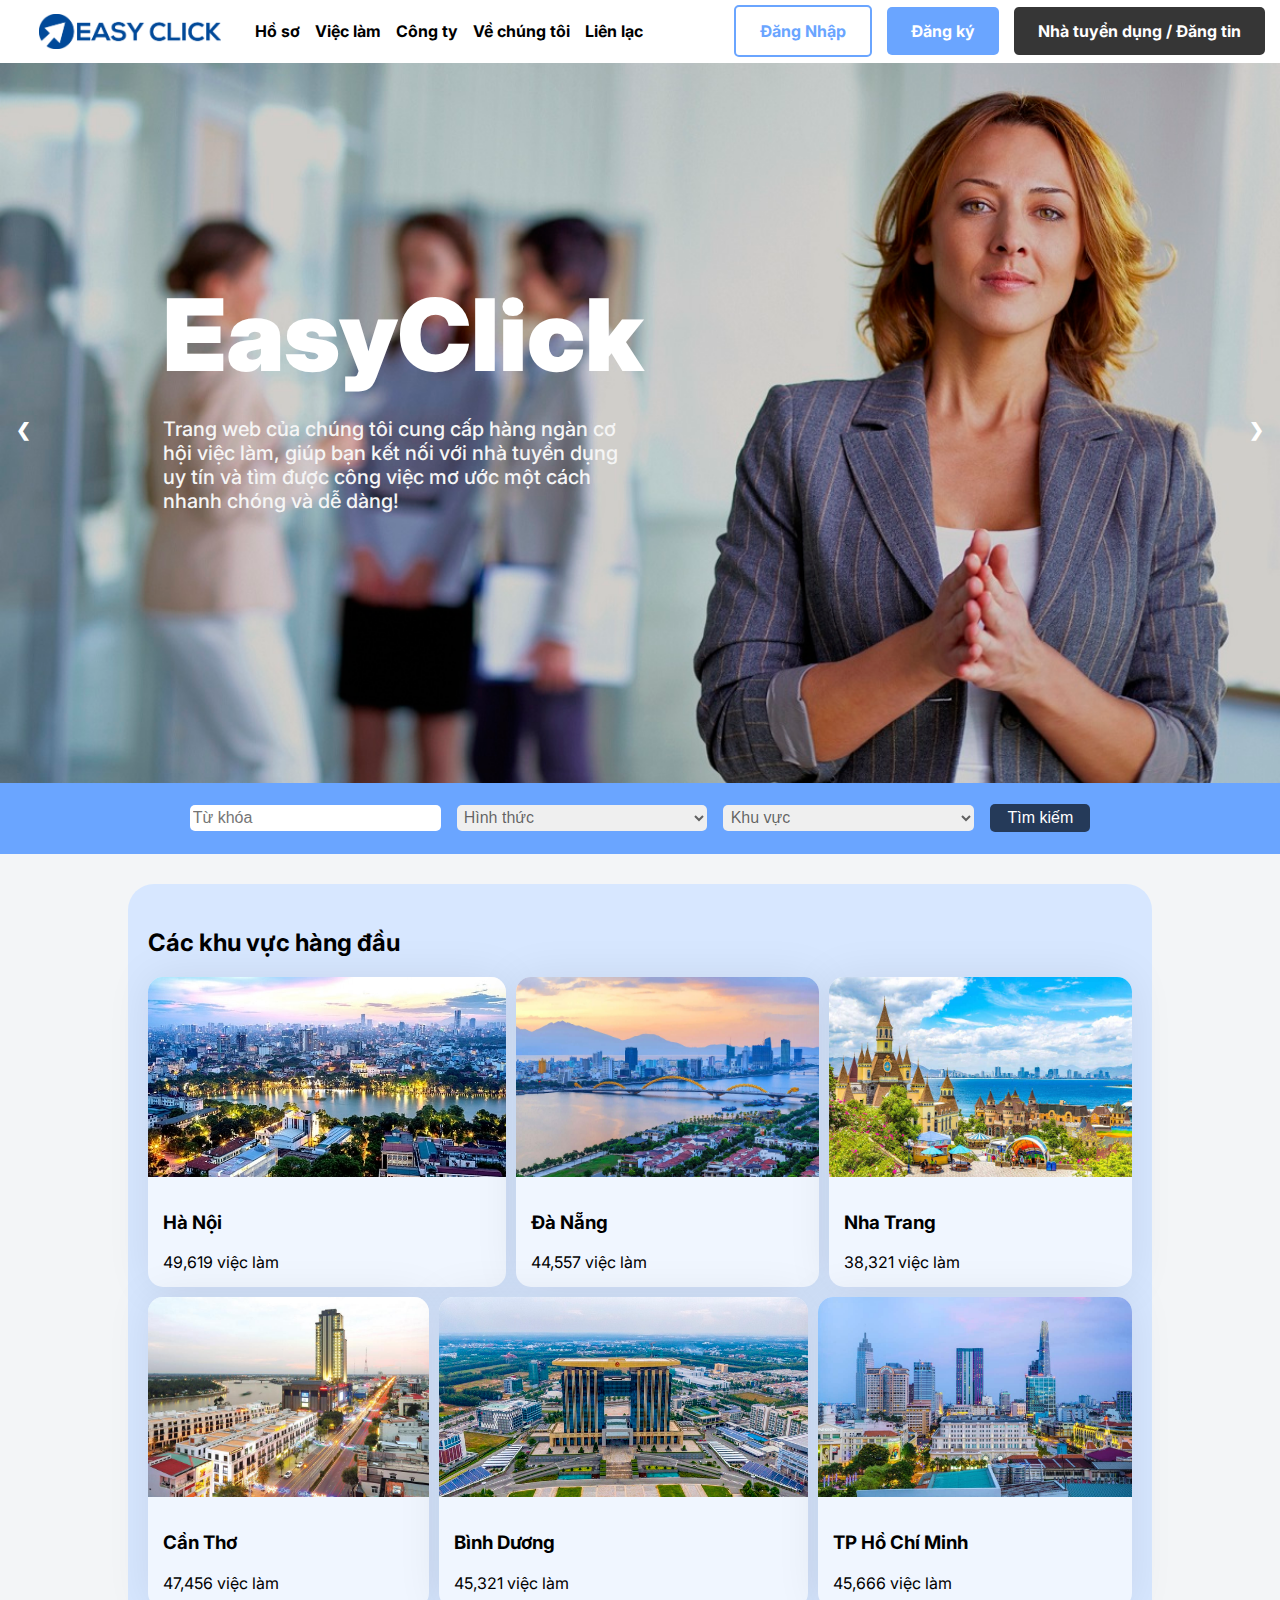
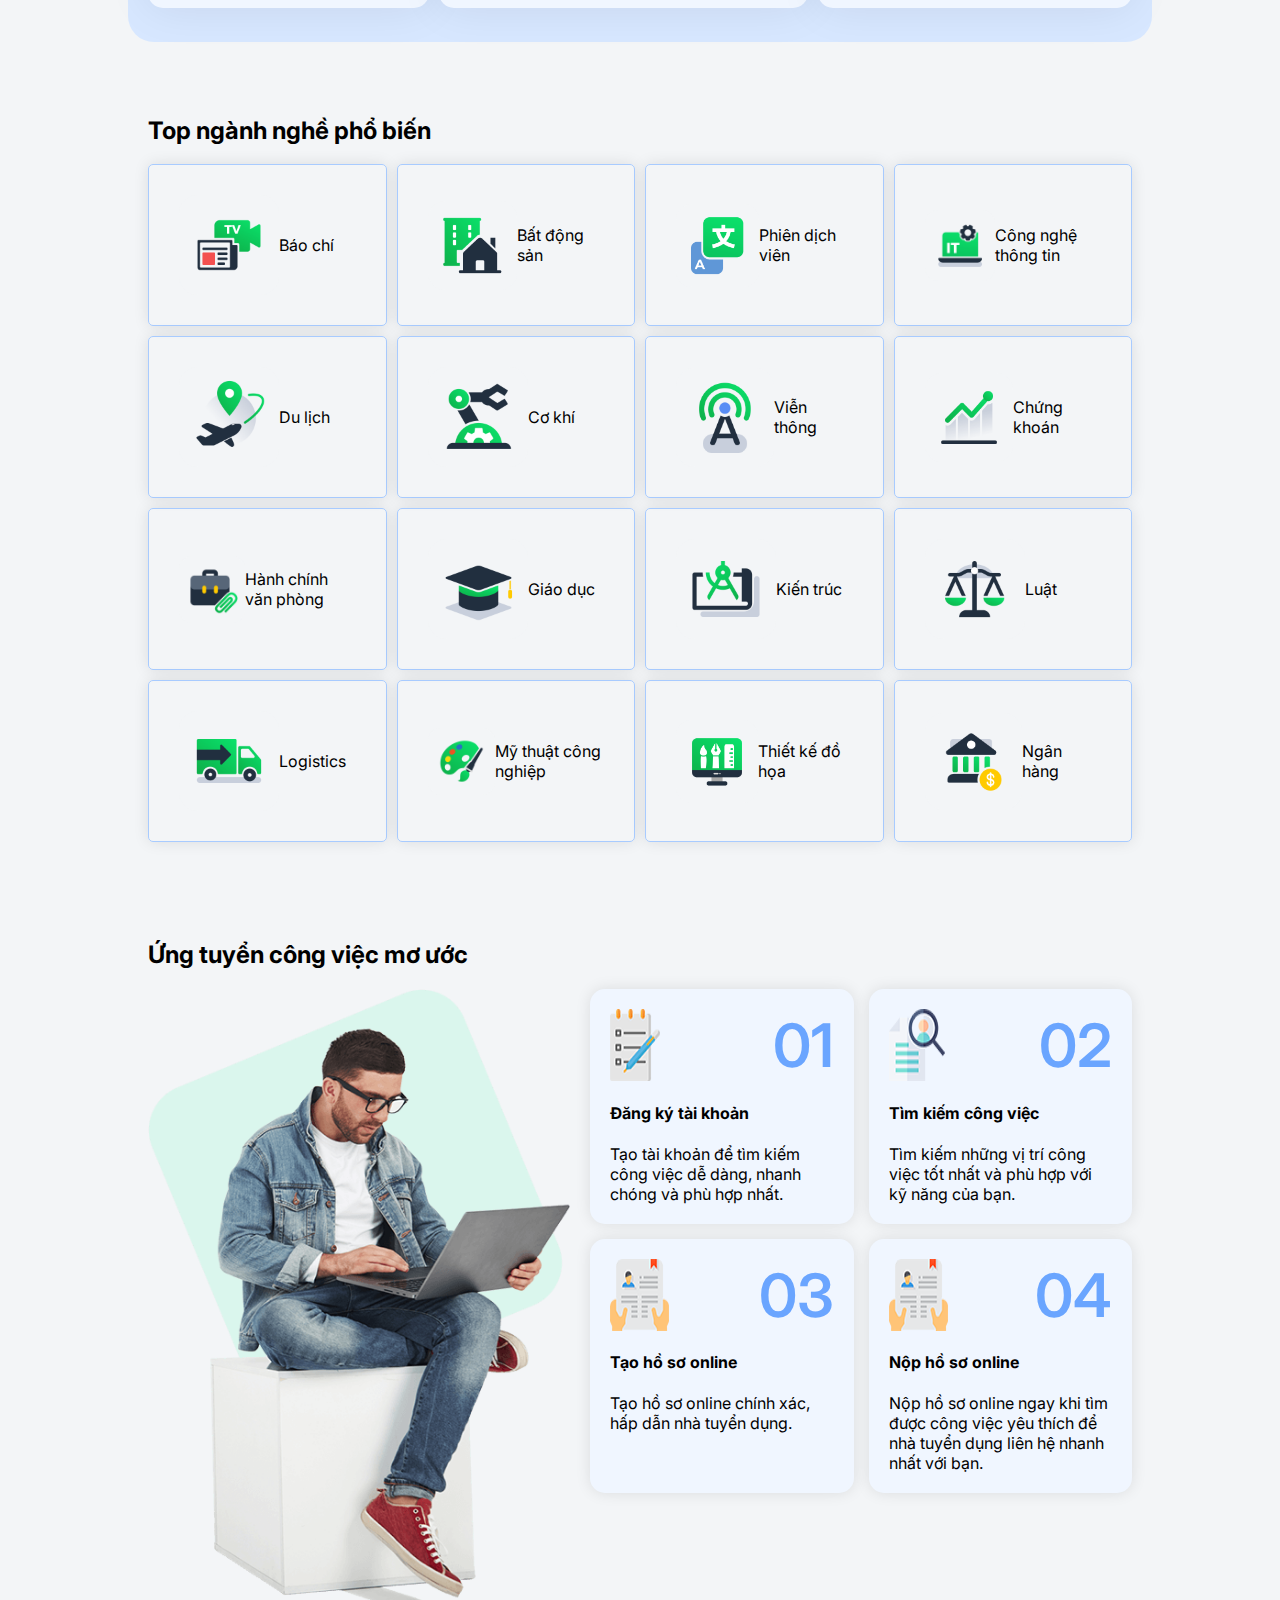
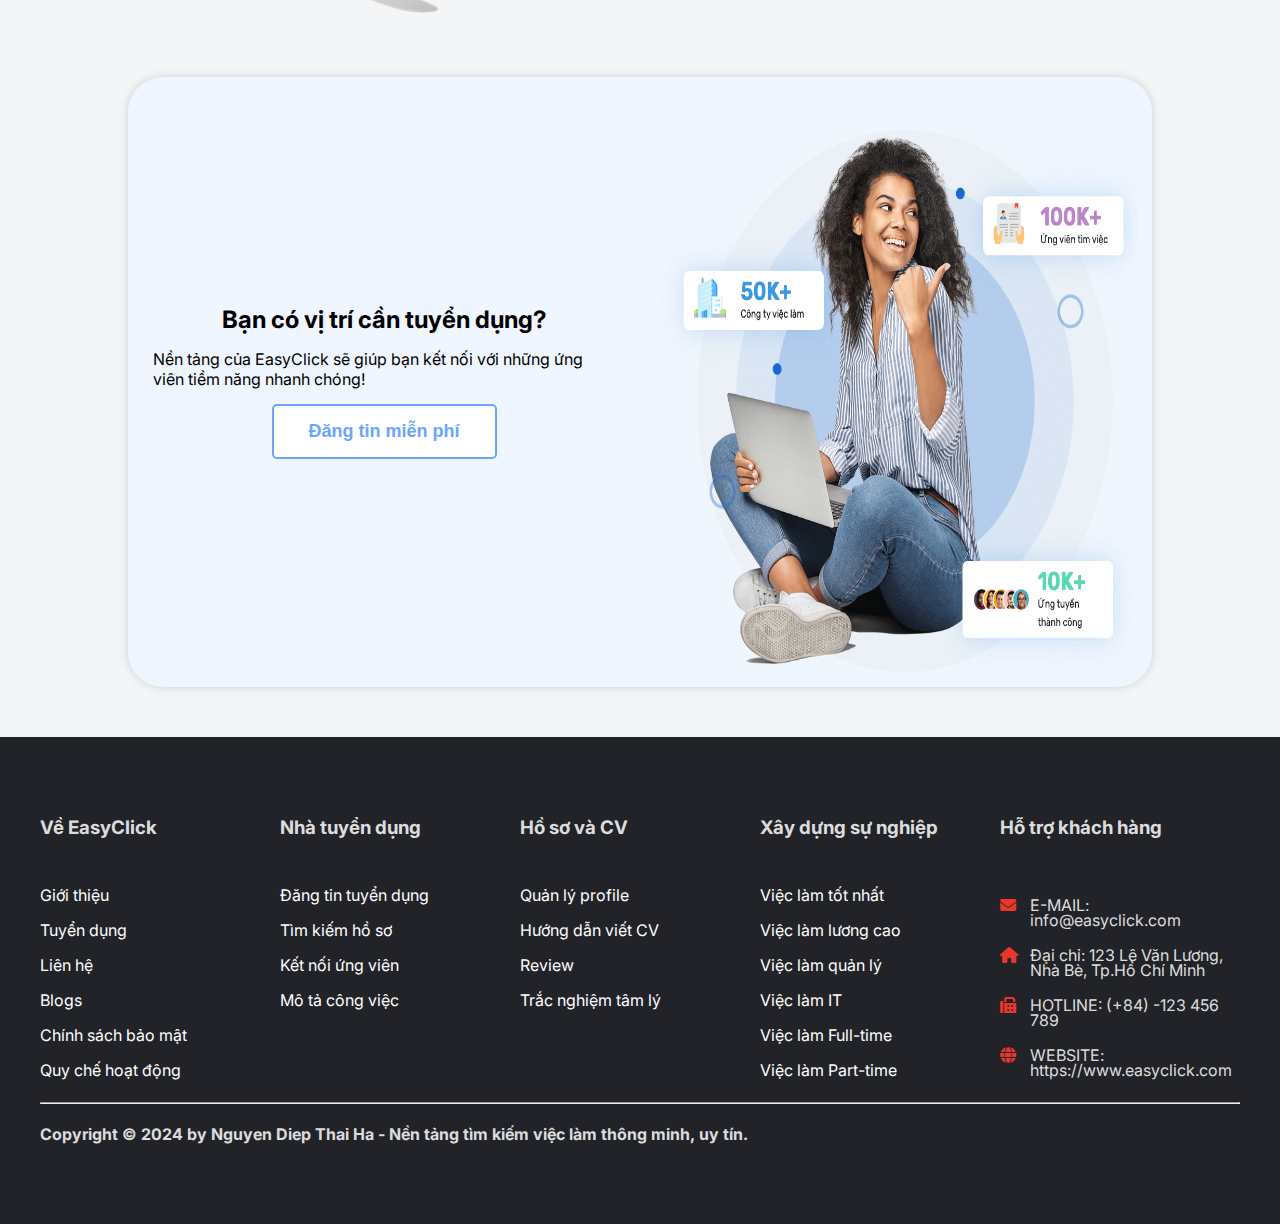
<file: index.html>
<!DOCTYPE html>
<html lang="en">
  <head>
    <meta charset="UTF-8" />
    <meta name="viewport" content="width=device-width, initial-scale=1.0" />
    <meta
      name="description"
      content="EasyClick-Trang web tìm kiếm việc làm tiện lợi và hữu ích cho giới trẻ"
    />
    <meta name="keyword" content="EasyClick, tìm việc, việc làm" />
    <title>EasyClick</title>
    <!-- Link CSS -->
    <link rel="stylesheet" href="style.css" />
    <!--  -->
    <!-- Link Icon -->
    <link
      rel="stylesheet"
      href="https://cdnjs.cloudflare.com/ajax/libs/font-awesome/6.6.0/css/all.min.css"
    />
    <!-- Logo -->
    <link rel="shortcut icon" href="images/logo.jpg" type="image/x-icon" />
    <!--  -->
  </head>
  <body>
    <button onclick="topFunction()" id="myBtn" title="Go to top">Top</button>
    <!------HEADER SECTION BEGIN------>
    <header>
      <div class="wrapper">
        <div class="container header flex">
          <div class="nav-left flex">
            <a class="logo-company flex" href="index.html"
              ><img src="images/logo-com.png"
            /></a>
            <ul class="menu flex">
              <li class="menu-item flex">
                <a href="profile.html">Hồ sơ</a>
                <ul>
                  <li><a href="profile.html">Profile/CV</a></li>
                  <li><a href="construction.html">Mẫu CV</a></li>
                </ul>
              </li>
              <li class="menu-item flex">
                <a href="jobs.html">Việc làm</a>
                <ul>
                  <li><a href="jobs.html">Tìm việc</a></li>
                  <li><a href="jobs.html">Công việc IT</a></li>
                  <li><a href="jobs.html">Công việc Fulltime</a></li>
                  <li><a href="jobs.html">Công việc Partime</a></li>
                </ul>
              </li>
              <li class="menu-item flex">
                <a href="companies.html">Công ty</a>
              </li>
              <li class="menu-item flex">
                <a href="about.html">Về chúng tôi</a>
              </li>
              <li class="menu-item flex">
                <a href="contact.html">Liên lạc</a>
              </li>
            </ul>
          </div>

          <div class="nav-right flex">
            <a href="login.html" class="button-signup"> Đăng Nhập </a>
            <a href="register.html" class="button-signin"> Đăng ký </a>
            <a href="construction.html" class="button-resume">
              Nhà tuyển dụng / Đăng tin
            </a>
          </div>
        </div>
      </div>
    </header>
    <!------HEADER SECTION END------>

    <!------CONTENT SECTION BEGIN------>
    <main>
      <div class="slideshow-container">
        <div class="mySlides fade">
          <img src="images/home.jpg" style="width: 100%" />
          <div class="text-over">
            <h1 class="name">EasyClick</h1>
            <p>
              Trang web của chúng tôi cung cấp hàng ngàn cơ hội việc làm, giúp
              bạn kết nối với nhà tuyển dụng uy tín và tìm được công việc mơ ước
              một cách nhanh chóng và dễ dàng!
            </p>
          </div>
        </div>

        <div class="mySlides fade">
          <img src="images/home2.webp" style="width: 100%" />
          <div class="text-over">
            <h1 class="name">EasyClick</h1>
            <p>
              Trang web của chúng tôi cung cấp hàng ngàn cơ hội việc làm, giúp
              bạn kết nối với nhà tuyển dụng uy tín và tìm được công việc mơ ước
              một cách nhanh chóng và dễ dàng!
            </p>
          </div>
        </div>
        <a class="prev" onclick="plusSlides(-1)">❮</a>
        <a class="next" onclick="plusSlides(1)">❯</a>
      </div>
      <!--  -->

      <!-- Thanh tim kiem -->
      <div class="research-bar flex">
        <div class="row flex">
          <div class="form flex">
            <input type="text" placeholder="Từ khóa" />
          </div>
          <div class="form flex">
            <select name="mySelect" id="mySelect">
              <option value="" disabled selected hidden>Hình thức</option>
              <option value="1">Full-time</option>
              <option value="2">Part-time</option>
            </select>
          </div>
          <div class="form flex">
            <select name="mySelect" id="mySelect">
              <option value="" disabled selected hidden>Khu vực</option>
              <option value="1">Hà Nội</option>
              <option value="2">Đà Nẵng</option>
              <option value="3">Hồ Chí Minh</option>
            </select>
          </div>
        </div>
        <div>
          <div class="form">
            <button class="search"><a href="jobs.html">Tìm kiếm</a></button>
          </div>
        </div>
      </div>
      <!--  -->
      <!-- Khu vực tìm kiếm -->
      <div class="area-work">
        <h2>Các khu vực hàng đầu</h2>
        <div class="destination flex">
          <div class="card-place flex">
            <a href="jobs.html">
              <img class="des-photo flex" src="images/hanoi.jpg" alt="" />
              <div class="name-card flex">
                <h3 class="flex">Hà Nội</h3>
                <span class="flex">49,619 việc làm</span>
              </div>
            </a>
          </div>
          <div class="card-place flex">
            <a href="jobs.html">
              <img class="des-photo flex" src="images/danang.jpg" alt="" />
              <div class="name-card flex">
                <h3 class="flex">Đà Nẵng</h3>
                <span class="flex">44,557 việc làm</span>
              </div></a
            >
          </div>
          <div class="card-place flex">
            <a href="jobs.html">
              <img class="des-photo flex" src="images/nhatrang.jpg" alt="" />
              <div class="name-card flex">
                <h3 class="flex">Nha Trang</h3>
                <span class="flex">38,321 việc làm</span>
              </div></a
            >
          </div>
        </div>
        <div class="destination flex">
          <div class="card-place flex">
            <a href="jobs.html">
              <img class="des-photo flex" src="images/cantho.jpeg" alt="" />
              <div class="name-card flex">
                <h3 class="flex">Cần Thơ</h3>
                <span class="flex">47,456 việc làm</span>
              </div></a
            >
          </div>
          <div class="card-place flex">
            <a href="jobs.html">
              <img class="des-photo flex" src="images/binhduong.jpeg" alt="" />
              <div class="name-card flex">
                <h3 class="flex">Bình Dương</h3>
                <span class="flex">45,321 việc làm</span>
              </div></a
            >
          </div>
          <div class="card-place flex">
            <a href="jobs.html">
              <img class="des-photo flex" src="images/hochiminh.jpg" alt="" />
              <div class="name-card flex">
                <h3 class="flex">TP Hồ Chí Minh</h3>
                <span class="flex">45,666 việc làm</span>
              </div></a
            >
          </div>
        </div>
      </div>
      <!--  -->

      <!-- Top ngành -->
      <div class="top-jobs">
        <h2>Top ngành nghề phổ biến</h2>
        <div class="job-table flex">
          <div class="job-item flex">
            <a class="job-btn flex" href="jobs.html">
              <div class="job-icon flex">
                <img src="images/jobs/bao-chi-truyen-hinh.webp" alt="" />
              </div>
              <span class="flex">Báo chí</span></a
            >
          </div>
          <div class="job-item flex">
            <a class="job-btn flex" href="jobs.html"
              ><div class="job-icon flex">
                <img src="images/jobs/bat-dong-san.png" alt="" />
              </div>
              <span class="flex">Bất động sản</span></a
            >
          </div>
          <div class="job-item flex">
            <a class="job-btn flex" href="jobs.html"
              ><div class="job-icon flex">
                <img src="images/jobs/bien-phien-dich.png" alt="" />
              </div>
              <span class="flex">Phiên dịch viên</span></a
            >
          </div>
          <div class="job-item flex">
            <a class="job-btn flex" href="jobs.html"
              ><div class="job-icon flex">
                <img src="images/jobs/cong-nghe-thong-tin.png" alt="" />
              </div>
              <span class="flex">Công nghệ thông tin</span></a
            >
          </div>
          <div class="job-item flex">
            <a class="job-btn flex" href="jobs.html"
              ><div class="job-icon flex">
                <img src="images/jobs/du-lich.png" alt="" />
              </div>
              <span class="flex">Du lịch</span></a
            >
          </div>
          <div class="job-item flex">
            <a class="job-btn flex" href="jobs.html"
              ><div class="job-icon flex">
                <img src="images/jobs/co-khi-che-tao-tu-dong-hoa.png" alt="" />
              </div>
              <span class="flex">Cơ khí</span></a
            >
          </div>
          <div class="job-item flex">
            <a class="job-btn flex" href="jobs.html"
              ><div class="job-icon flex">
                <img src="images/jobs/dien-tu-vien-thong.png" alt="" />
              </div>
              <span class="flex">Viễn thông</span></a
            >
          </div>
          <div class="job-item flex">
            <a class="job-btn flex" href="jobs.html"
              ><div class="job-icon flex">
                <img src="images/jobs/chung-khoan-vang-ngoai-te.png" alt="" />
              </div>
              <span class="flex">Chứng khoán</span></a
            >
          </div>
          <div class="job-item flex">
            <a class="job-btn flex" href="jobs.html"
              ><div class="job-icon flex">
                <img src="images/jobs/hanh-chinh-van-phong.png" alt="" />
              </div>
              <span class="flex">Hành chính văn phòng</span></a
            >
          </div>
          <div class="job-item flex">
            <a class="job-btn flex" href="jobs.html"
              ><div class="job-icon flex">
                <img src="images/jobs/giao-duc-dao-tao.png" alt="" />
              </div>
              <span class="flex">Giáo dục</span></a
            >
          </div>
          <div class="job-item flex">
            <a class="job-btn flex" href="jobs.html"
              ><div class="job-icon flex">
                <img src="images/jobs/kien-truc.png" alt="" />
              </div>
              <span class="flex">Kiến trúc</span></a
            >
          </div>
          <div class="job-item flex">
            <a class="job-btn flex" href="jobs.html"
              ><div class="job-icon flex">
                <img src="images/jobs/luat-phap-ly.png" alt="" />
              </div>
              <span class="flex">Luật</span></a
            >
          </div>
          <div class="job-item flex">
            <a class="job-btn flex" href="jobs.html"
              ><div class="job-icon flex">
                <img src="images/jobs/logistics.png" alt="" />
              </div>
              <span class="flex">Logistics</span></a
            >
          </div>
          <div class="job-item flex">
            <a class="job-btn flex" href="jobs.html"
              ><div class="job-icon flex">
                <img
                  src="images/jobs/my-thuat-nghe-thuat-dien-anh.png"
                  alt=""
                />
              </div>
              <span class="flex">Mỹ thuật công nghiệp</span></a
            >
          </div>
          <div class="job-item flex">
            <a class="job-btn flex" href="jobs.html"
              ><div class="job-icon flex">
                <img src="images/jobs/thiet-ke-do-hoa.png" alt="" />
              </div>
              <span class="flex">Thiết kế đồ họa</span></a
            >
          </div>
          <div class="job-item flex">
            <a class="job-btn flex" href="jobs.html"
              ><div class="job-icon flex">
                <img src="images/jobs/ngan-hang-tai-chinh.png" alt="" />
              </div>
              <span class="flex">Ngân hàng</span></a
            >
          </div>
        </div>
      </div>
      <!--  -->

      <!-- Hướng dẫn  -->
      <div class="tutorial">
        <h2>Ứng tuyển công việc mơ ước</h2>
        <div class="tut-section flex">
          <div class="left-side flex">
            <img class="flex" src="images/boy-large.png" alt="" />
          </div>
          <div class="right-side flex">
            <div class="up-side flex">
              <div class="tut-card flex">
                <div class="tut-thumb flex">
                  <img class="flex" src="images/icon1.png" alt="" />
                  <span class="stage-text flex">01</span>
                </div>
                <div class="tut-description flex">
                  <h4>Đăng ký tài khoản</h4>
                  <span class="tut-detail">
                    Tạo tài khoản để tìm kiếm công việc dễ dàng, nhanh chóng và
                    phù hợp nhất.
                  </span>
                </div>
              </div>
              <div class="tut-card flex">
                <div class="tut-thumb flex">
                  <img class="flex" src="images/icon2.png" alt="" />
                  <span class="stage-text flex">02</span>
                </div>
                <div class="tut-description flex">
                  <h4>Tìm kiếm công việc</h4>
                  <span class="tut-detail">
                    Tìm kiếm những vị trí công việc tốt nhất và phù hợp với kỹ
                    năng của bạn.
                  </span>
                </div>
              </div>
            </div>
            <div class="down-side flex">
              <div class="tut-card flex">
                <div class="tut-thumb flex">
                  <img class="flex" src="images/icon3.png" alt="" />
                  <span class="stage-text flex">03</span>
                </div>
                <div class="tut-description flex">
                  <h4>Tạo hồ sơ online</h4>
                  <span class="tut-detail">
                    Tạo hồ sơ online chính xác, hấp dẫn nhà tuyển dụng.
                  </span>
                </div>
              </div>
              <div class="tut-card flex">
                <div class="tut-thumb flex">
                  <img class="flex" src="images/icon3.png" alt="" />
                  <span class="stage-text flex">04</span>
                </div>
                <div class="tut-description flex">
                  <h4>Nộp hồ sơ online</h4>
                  <span class="tut-detail">
                    Nộp hồ sơ online ngay khi tìm được công việc yêu thích để
                    nhà tuyển dụng liên hệ nhanh nhất với bạn.
                  </span>
                </div>
              </div>
            </div>
          </div>
        </div>
      </div>
      <!--  -->

      <!-- Promote -->
      <div class="promote flex">
        <div class="pro-section flex">
          <div class="pro-left-side flex">
            <span class="pro-title flex">Bạn có vị trí cần tuyển dụng?</span>
            <span class="pro-detail flex">Nền tảng của EasyClick sẽ giúp bạn kết nối với những ứng viên tiềm năng nhanh chóng!</span>
            <button class="btn-hiring flex"><a class="access-hiring" href="construction.html">Đăng tin miễn phí</a></button>
          </div>
          <div class="pro-right-side flex">
            <img class="pro-photo flex" src="images/employer-intro-2.png" alt="">
          </div>
        </div>
      </div>
      <!--  -->
    </main>
    <!------CONTENT SECTION END------>

    <!------FOOTER SECTION BEGIN------->
    <footer>
      <div class="footer-background">
        <div class="container flex footer-section">
          <div class="list-access flex">
            <h3>Về EasyClick</h3>
            <ul class="footer-list">
              <li><a href="about.html">Giới thiệu</a></li>
              <li><a href="construction.html">Tuyển dụng</a></li>
              <li><a href="contact.html">Liên hệ</a></li>
              <li><a href="error404.html">Blogs</a></li>
              <li><a href="error404.html">Chính sách bảo mật</a></li>
              <li><a href="error404.html">Quy chế hoạt động</a></li>
            </ul>
          </div>

          <div class="list-access flex">
            <h3>Nhà tuyển dụng</h3>
            <ul class="footer-list">
              <li><a href="construction.html">Đăng tin tuyển dụng</a></li>
              <li><a href="construction.html">Tìm kiếm hồ sơ</a></li>
              <li><a href="construction.html">Kết nối ứng viên</a></li>
              <li><a href="construction.html">Mô tả công việc</a></li>
            </ul>
          </div>
          <div class="list-access flex">
            <h3>Hồ sơ và CV</h3>
            <ul class="footer-list">
              <li><a href="profile.html">Quản lý profile</a></li>
              <li><a href="construction.html">Hướng dẫn viết CV</a></li>
              <li><a href="construction.html">Review</a></li>
              <li><a href="construction.html">Trắc nghiệm tâm lý</a></li>
            </ul>
          </div>
          <div class="list-access flex">
            <h3>Xây dựng sự nghiệp</h3>
            <ul class="footer-list">
              <li><a href="jobs.html">Việc làm tốt nhất</a></li>
              <li><a href="jobs.html">Việc làm lương cao</a></li>
              <li><a href="jobs.html">Việc làm quản lý</a></li>
              <li><a href="jobs.html">Việc làm IT</a></li>
              <li><a href="jobs.html">Việc làm Full-time</a></li>
              <li><a href="jobs.html">Việc làm Part-time</a></li>
            </ul>
          </div>
          <div class="list-access flex">
            <h3>Hỗ trợ khách hàng</h3>
            <ul class="get-in-touch">
              <li>
                <i class="fa fa-envelope" aria-hidden="true"></i>
                <p>E-MAIL: info@easyclick.com</p>
              </li>
              <li>
                <i class="fa fa-home" aria-hidden="true"></i>
                <p>Đại chỉ: 123 Lê Văn Lương, Nhà Bè, Tp.Hồ Chí Minh</p>
              </li>
              <li>
                <i class="fa fa-fax" aria-hidden="true"></i>
                <p>HOTLINE: (+84) -123 456 789</p>
              </li>
              <li>
                <i class="fa fa-globe" aria-hidden="true"></i>
                <p>WEBSITE: https://www.easyclick.com</p>
              </li>
            </ul>
          </div>
        </div>
        <hr style="border-width: thin" />
        <span class="copyright flex"
          >Copyright © 2024 by Nguyen Diep Thai Ha - Nền tảng tìm kiếm việc làm
          thông minh, uy tín.
        </span>
      </div>
    </footer>
    <!------FOOTER SECTION END------>

    <script src="jscript.js"></script>
  </body>
</html>
</file>
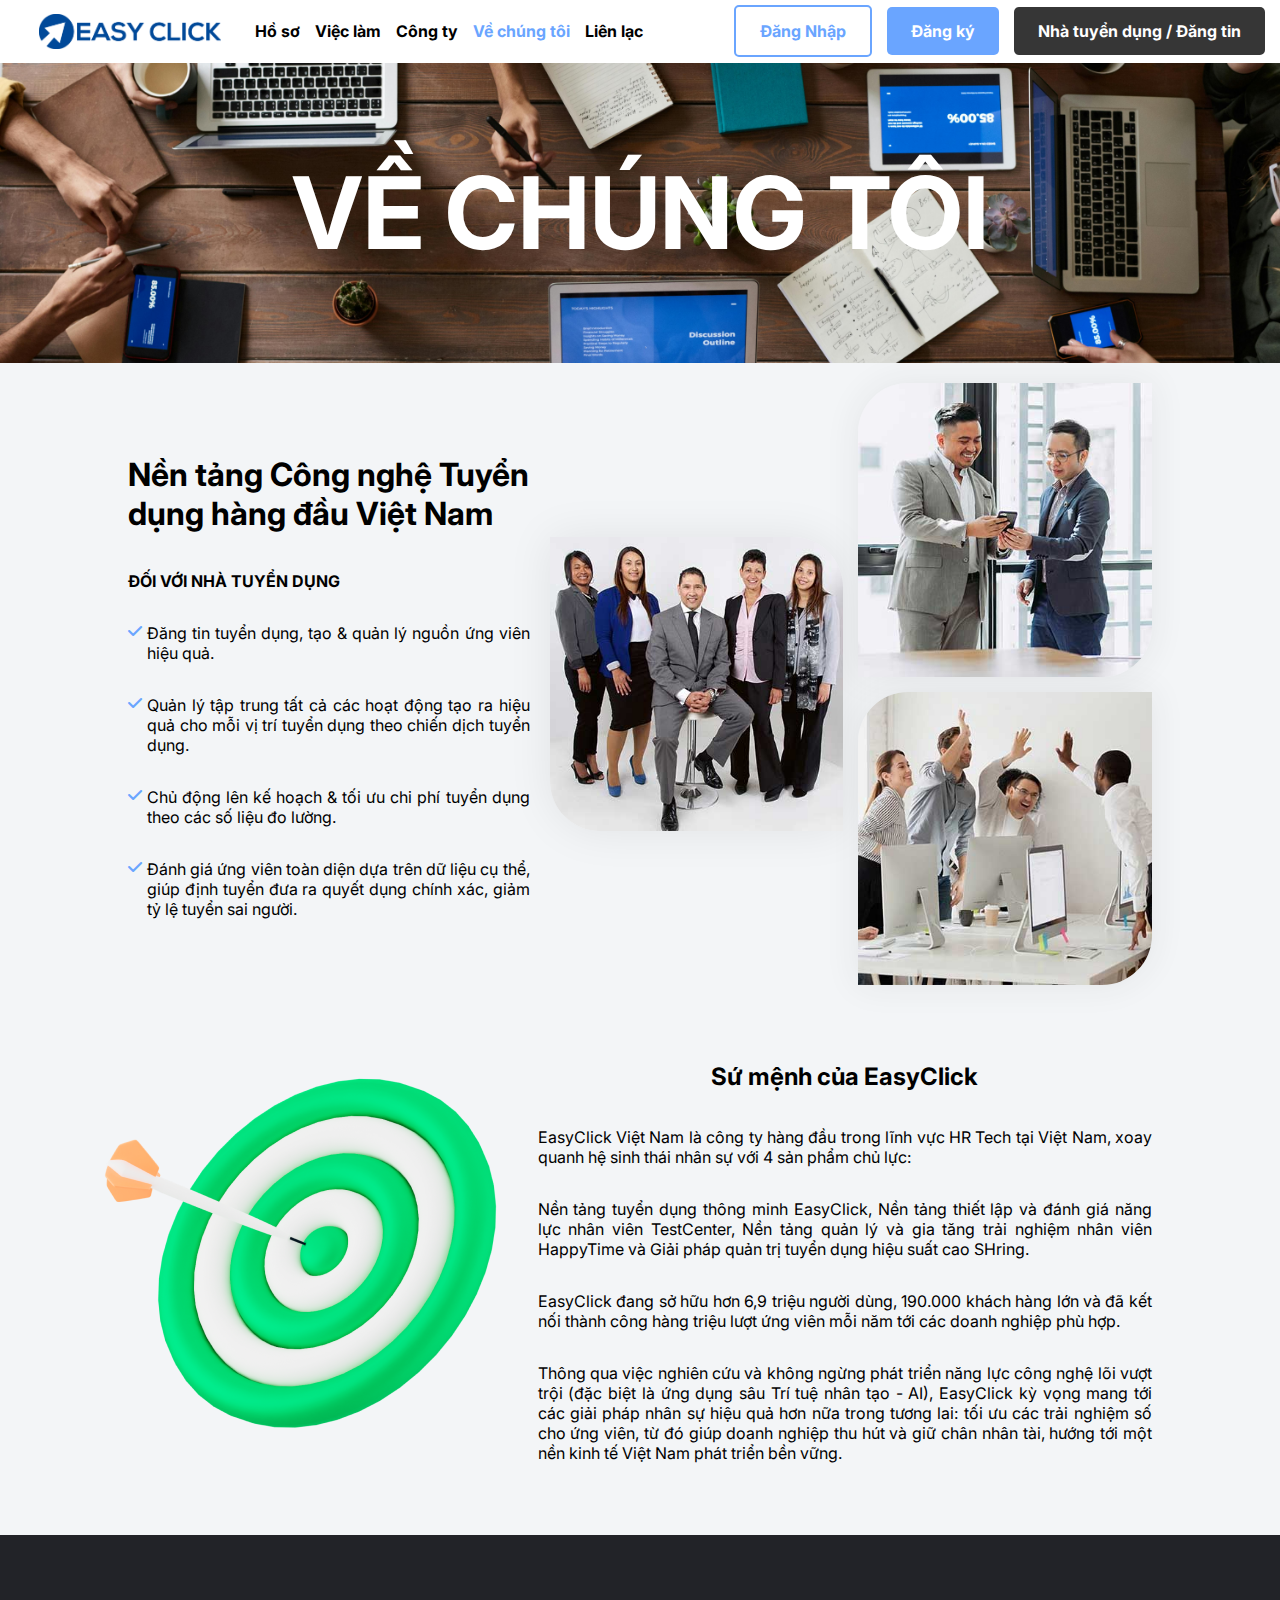
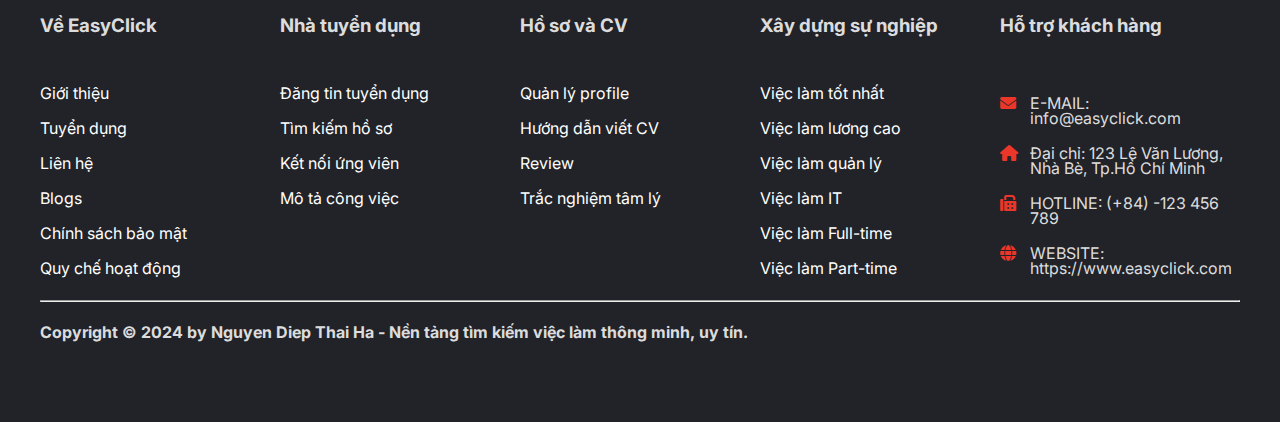
<file: about.html>
<!DOCTYPE html>
<html lang="en">
  <head>
    <meta charset="UTF-8" />
    <meta name="viewport" content="width=device-width, initial-scale=1.0" />
    <meta
      name="description"
      content="EasyClick-Trang web tìm kiếm việc làm tiện lợi và hữu ích cho giới trẻ"
    />
    <meta name="keyword" content="EasyClick, tìm việc, việc làm" />
    <title>EasyClick</title>
    <!-- Link CSS -->
    <link rel="stylesheet" href="style.css" />
    <!--  -->
    <!-- Link Icon -->
    <link
      rel="stylesheet"
      href="https://cdnjs.cloudflare.com/ajax/libs/font-awesome/6.6.0/css/all.min.css"
    />
    <!-- Logo -->
    <link rel="shortcut icon" href="images/logo.jpg" type="image/x-icon" />
    <!--  -->
  </head>
  <body>
    <button onclick="topFunction()" id="myBtn" title="Go to top">Top</button>
    <!------HEADER SECTION BEGIN------>
    <header>
      <div class="wrapper">
        <div class="container header flex">
          <div class="nav-left flex">
            <a class="logo-company flex" href="index.html"
              ><img src="images/logo-com.png"
            /></a>
            <ul class="menu flex">
              <li class="menu-item flex">
                <a href="profile.html">Hồ sơ</a>
                <ul>
                  <li><a href="profile.html">Profile/CV</a></li>
                  <li><a href="construction.html">Mẫu CV</a></li>
                </ul>
              </li>
              <li class="menu-item flex">
                <a href="jobs.html">Việc làm</a>
                <ul>
                  <li><a href="jobs.html">Tìm việc</a></li>
                  <li><a href="jobs.html">Công việc IT</a></li>
                  <li><a href="jobs.html">Công việc Fulltime</a></li>
                  <li><a href="jobs.html">Công việc Partime</a></li>
                </ul>
              </li>
              <li class="menu-item flex">
                <a href="companies.html">Công ty</a>
              </li>
              <li class="menu-item flex">
                <a href="about.html" style="color: var(--primary-color)"
                  >Về chúng tôi</a
                >
              </li>
              <li class="menu-item flex">
                <a href="contact.html">Liên lạc</a>
              </li>
            </ul>
          </div>

          <div class="nav-right flex">
            <a href="login.html" class="button-signup"> Đăng Nhập </a>
            <a href="register.html" class="button-signin"> Đăng ký </a>
            <a href="construction.html" class="button-resume">
              Nhà tuyển dụng / Đăng tin
            </a>
          </div>
        </div>
      </div>
    </header>
    <!------HEADER SECTION END------>

    <!------CONTENT SECTION BEGIN------>
    <main>
      <div class="cover-page flex">
        <h1 class="title-page flex">VỀ CHÚNG TÔI</h1>
      </div>
      <div class="about flex">
        <div class="about-section flex">
          <div class="about-left flex">
            <h1 class="flex">
              Nền tảng Công nghệ Tuyển dụng hàng đầu Việt Nam
            </h1>
            <div class="flex">
              <p class="flex" style="font-weight: bold">
                ĐỐI VỚI NHÀ TUYỂN DỤNG
              </p>
              <p class="flex">
                <i
                  class="fa fa-check"
                  style="color: var(--primary-color); margin-right: 5px"
                ></i>
                Đăng tin tuyển dụng, tạo & quản lý nguồn ứng viên hiệu quả.
              </p>
              <p class="flex">
                <i
                  class="fa fa-check"
                  style="color: var(--primary-color); margin-right: 5px"
                ></i>
                Quản lý tập trung tất cả các hoạt động tạo ra hiệu quả cho mỗi
                vị trí tuyển dụng theo chiến dịch tuyển dụng.
              </p>
              <p class="flex">
                <i
                  class="fa fa-check"
                  style="color: var(--primary-color); margin-right: 5px"
                ></i>
                Chủ động lên kế hoạch & tối ưu chi phí tuyển dụng theo các số
                liệu đo lường.
              </p>
              <p class="flex">
                <i
                  class="fa fa-check"
                  style="color: var(--primary-color); margin-right: 5px"
                ></i>
                Đánh giá ứng viên toàn diện dựa trên dữ liệu cụ thể, giúp định
                tuyển đưa ra quyết dụng chính xác, giảm tỷ lệ tuyển sai người.
              </p>
            </div>
          </div>
          <div class="about-right flex">
            <div class="about-image-left flex">
              <img class="flex" src="images/about-1.jpg" alt="" />
            </div>
            <div class="about-image-right flex">
              <div class="flex">
                <img class="flex" src="images/about-2.jpg" alt="" />
              </div>
              <div class="flex">
                <img class="flex" src="images/about-3.jpg" alt="" />
              </div>
            </div>
          </div>
        </div>
        <div class="sumary flex">
          <div class="sumary-left flex">
            <img src="images/1.webp" alt="" />
          </div>
          <div class="sumary-right flex">
            <h2>Sứ mệnh của EasyClick</h2>
            <p>
              EasyClick Việt Nam là công ty hàng đầu trong lĩnh vực HR Tech tại Việt
              Nam, xoay quanh hệ sinh thái nhân sự với 4 sản phẩm chủ lực:
            </p>
            <p>
              Nền tảng tuyển dụng thông minh EasyClick, Nền tảng thiết lập và đánh
              giá năng lực nhân viên TestCenter, Nền tảng quản lý và gia tăng
              trải nghiệm nhân viên HappyTime và Giải pháp quản trị tuyển dụng
              hiệu suất cao SHring.
            </p>
            <p>
              EasyClick đang sở hữu hơn 6,9 triệu người dùng, 190.000 khách hàng lớn
              và đã kết nối thành công hàng triệu lượt ứng viên mỗi năm tới các
              doanh nghiệp phù hợp.
            </p>
            <p>
              Thông qua việc nghiên cứu và không ngừng phát triển năng lực công
              nghệ lõi vượt trội (đặc biệt là ứng dụng sâu Trí tuệ nhân tạo -
              AI), EasyClick kỳ vọng mang tới các giải pháp nhân sự hiệu quả hơn nữa
              trong tương lai: tối ưu các trải nghiệm số cho ứng viên, từ đó
              giúp doanh nghiệp thu hút và giữ chân nhân tài, hướng tới một nền
              kinh tế Việt Nam phát triển bền vững.
            </p>
          </div>
        </div>
      </div>
    </main>
    <!------CONTENT SECTION END------>

    <!------FOOTER SECTION BEGIN------->
    <footer>
      <div class="width-100 footer-background">
        <div class="container flex footer-section">
          <div class="list-access flex">
            <h3>Về EasyClick</h3>
            <ul class="footer-list">
              <li><a href="about.html">Giới thiệu</a></li>
              <li><a href="construction.html">Tuyển dụng</a></li>
              <li><a href="contact.html">Liên hệ</a></li>
              <li><a href="error404.html">Blogs</a></li>
              <li><a href="error404.html">Chính sách bảo mật</a></li>
              <li><a href="error404.html">Quy chế hoạt động</a></li>
            </ul>
          </div>

          <div class="list-access flex">
            <h3>Nhà tuyển dụng</h3>
            <ul class="footer-list">
              <li><a href="construction.html">Đăng tin tuyển dụng</a></li>
              <li><a href="construction.html">Tìm kiếm hồ sơ</a></li>
              <li><a href="construction.html">Kết nối ứng viên</a></li>
              <li><a href="construction.html">Mô tả công việc</a></li>
            </ul>
          </div>
          <div class="list-access flex">
            <h3>Hồ sơ và CV</h3>
            <ul class="footer-list">
              <li><a href="profile.html">Quản lý profile</a></li>
              <li><a href="construction.html">Hướng dẫn viết CV</a></li>
              <li><a href="construction.html">Review</a></li>
              <li><a href="construction.html">Trắc nghiệm tâm lý</a></li>
            </ul>
          </div>
          <div class="list-access flex">
            <h3>Xây dựng sự nghiệp</h3>
            <ul class="footer-list">
              <li><a href="jobs.html">Việc làm tốt nhất</a></li>
              <li><a href="jobs.html">Việc làm lương cao</a></li>
              <li><a href="jobs.html">Việc làm quản lý</a></li>
              <li><a href="jobs.html">Việc làm IT</a></li>
              <li><a href="jobs.html">Việc làm Full-time</a></li>
              <li><a href="jobs.html">Việc làm Part-time</a></li>
            </ul>
          </div>
          <div class="list-access flex">
            <h3>Hỗ trợ khách hàng</h3>
            <ul class="get-in-touch">
              <li>
                <i class="fa fa-envelope" aria-hidden="true"></i>
                <p>E-MAIL: info@easyclick.com</p>
              </li>
              <li>
                <i class="fa fa-home" aria-hidden="true"></i>
                <p>Đại chỉ: 123 Lê Văn Lương, Nhà Bè, Tp.Hồ Chí Minh</p>
              </li>
              <li>
                <i class="fa fa-fax" aria-hidden="true"></i>
                <p>HOTLINE: (+84) -123 456 789</p>
              </li>
              <li>
                <i class="fa fa-globe" aria-hidden="true"></i>
                <p>WEBSITE: https://www.easyclick.com</p>
              </li>
            </ul>
          </div>
        </div>
        <hr style="border-width: thin" />
        <span class="copyright flex"
          >Copyright © 2024 by Nguyen Diep Thai Ha - Nền tảng tìm kiếm việc làm
          thông minh, uy tín.
        </span>
      </div>
    </footer>
    <!------FOOTER SECTION END------>

    <script src="jscript.js"></script>
  </body>
</html>
</file>
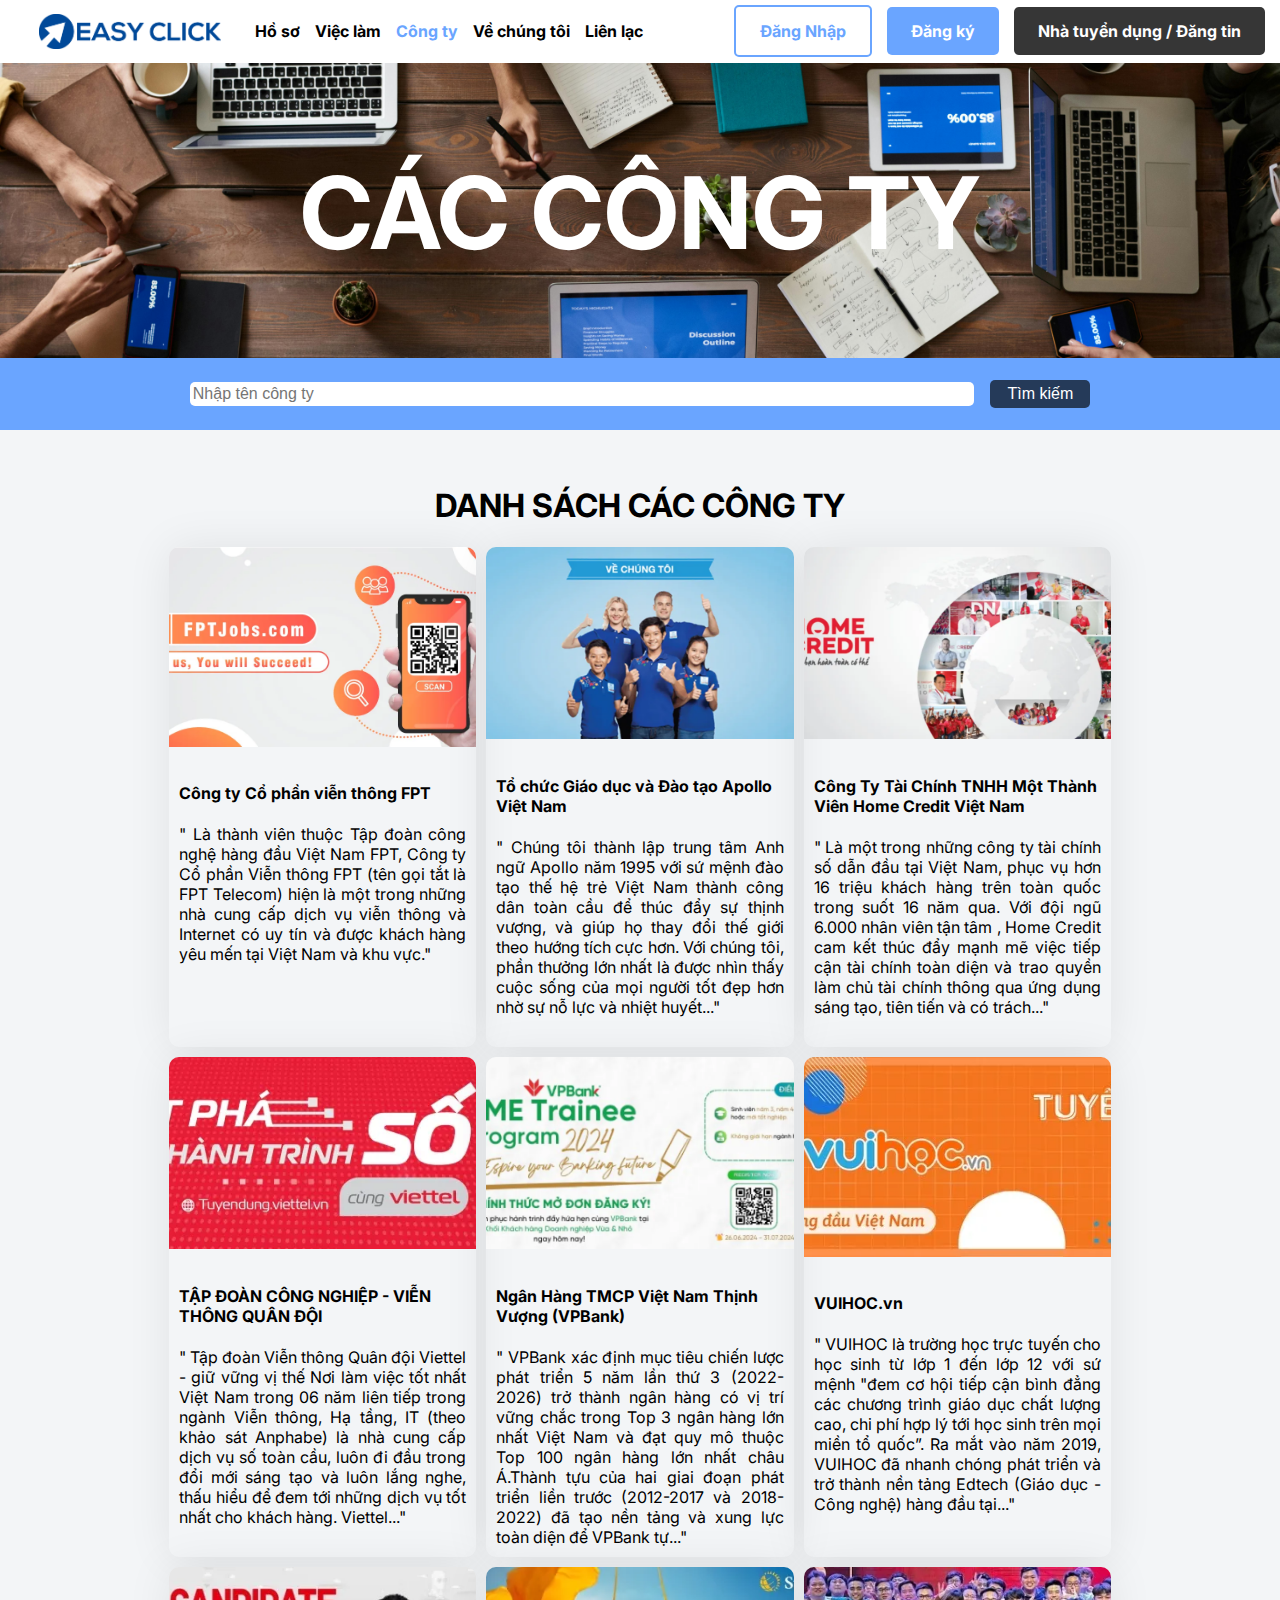
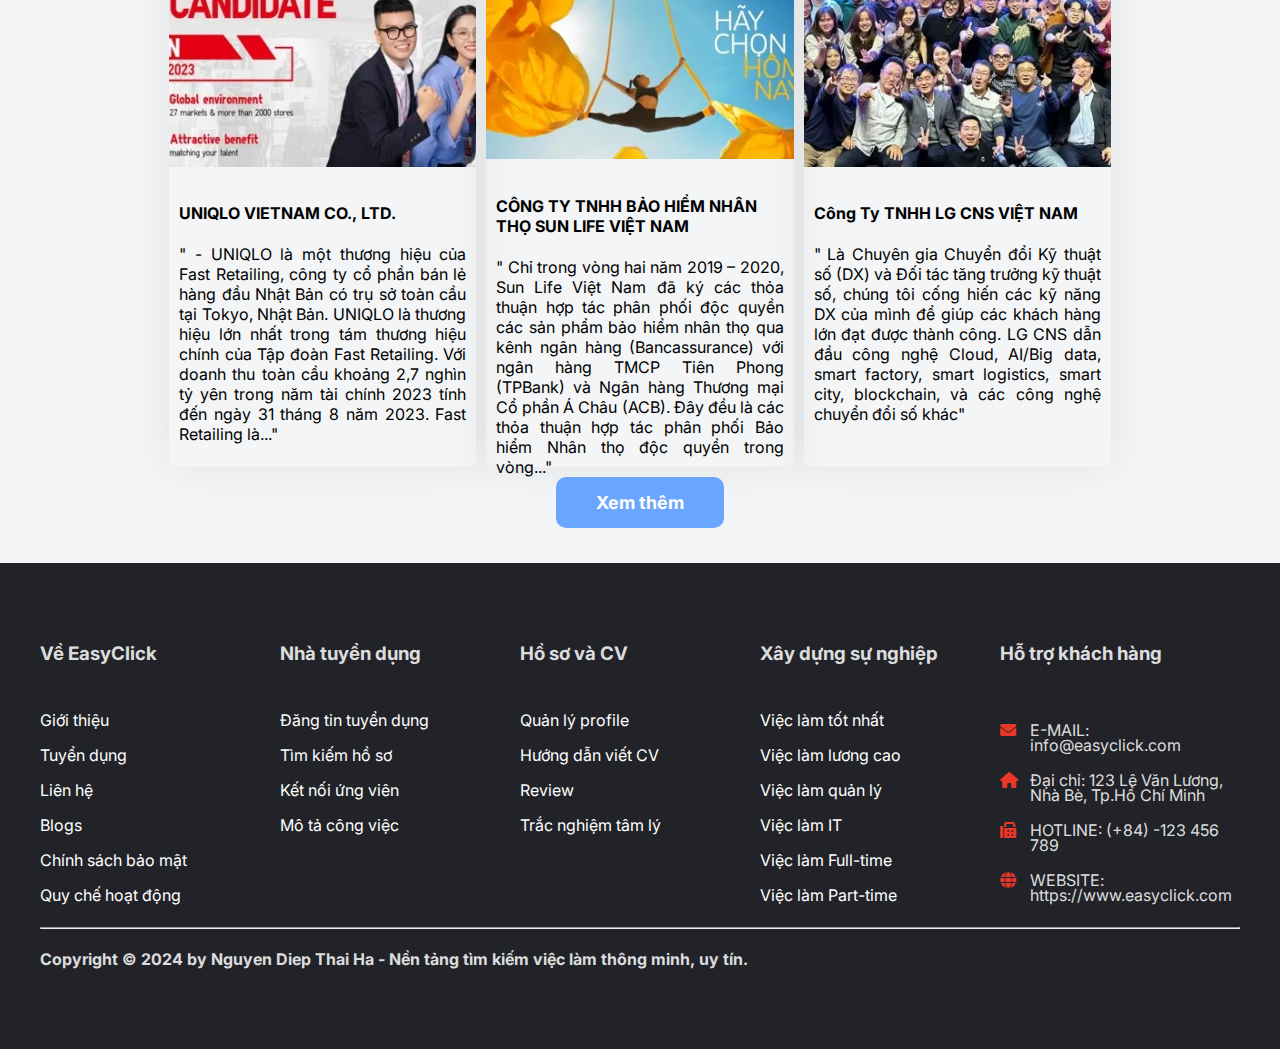
<file: companies.html>
<!DOCTYPE html>
<html lang="en">
  <head>
    <meta charset="UTF-8" />
    <meta name="viewport" content="width=device-width, initial-scale=1.0" />
    <meta
      name="description"
      content="EasyClick-Trang web tìm kiếm việc làm tiện lợi và hữu ích cho giới trẻ"
    />
    <meta name="keyword" content="EasyClick, tìm việc, việc làm" />
    <title>EasyClick</title>
    <!-- Link CSS -->
    <link rel="stylesheet" href="style.css" />
    <!--  -->
    <!-- Link Icon -->
    <link
      rel="stylesheet"
      href="https://cdnjs.cloudflare.com/ajax/libs/font-awesome/6.6.0/css/all.min.css"
    />
    <!-- Logo -->
    <link rel="shortcut icon" href="images/logo.jpg" type="image/x-icon" />
    <!--  -->
  </head>
  <body>
    <button onclick="topFunction()" id="myBtn" title="Go to top">Top</button>
    <!------HEADER SECTION BEGIN------>
    <header>
      <div class="wrapper">
        <div class="container header flex">
          <div class="nav-left flex">
            <a class="logo-company flex" href="index.html"
              ><img src="images/logo-com.png"
            /></a>
            <ul class="menu flex">
              <li class="menu-item flex">
                <a href="profile.html">Hồ sơ</a>
                <ul>
                  <li><a href="profile.html">Profile/CV</a></li>
                  <li><a href="construction.html">Mẫu CV</a></li>
                </ul>
              </li>
              <li class="menu-item flex">
                <a href="jobs.html">Việc làm</a>
                <ul>
                  <li><a href="jobs.html">Tìm việc</a></li>
                  <li><a href="jobs.html">Công việc IT</a></li>
                  <li><a href="jobs.html">Công việc Fulltime</a></li>
                  <li><a href="jobs.html">Công việc Partime</a></li>
                </ul>
              </li>
              <li class="menu-item flex">
                <a href="companies.html" style="color: var(--primary-color)"
                  >Công ty</a
                >
              </li>
              <li class="menu-item flex">
                <a href="about.html">Về chúng tôi</a>
              </li>
              <li class="menu-item flex">
                <a href="contact.html">Liên lạc</a>
              </li>
            </ul>
          </div>

          <div class="nav-right flex">
            <a href="login.html" class="button-signup"> Đăng Nhập </a>
            <a href="register.html" class="button-signin"> Đăng ký </a>
            <a href="construction.html" class="button-resume">
              Nhà tuyển dụng / Đăng tin
            </a>
          </div>
        </div>
      </div>
    </header>
    <!------HEADER SECTION END------>

    <!------CONTENT SECTION BEGIN------>
    <main>
      <div class="cover-page flex">
        <h1 class="title-page flex">CÁC CÔNG TY</h1>
      </div>
      <!-- Thanh tim kiem -->
      <div class="research-bar flex">
        <div class="row flex">
          <div class="form flex">
            <input
              type="text"
              id="SearchCom"
              onkeyup="searchCompanyFuntion()"
              class="flex"
              placeholder="Nhập tên công ty"
            />
          </div>
        </div>
        <div>
          <div class="form">
            <button class="search"><a href="jobs.html">Tìm kiếm</a></button>
          </div>
        </div>
      </div>
      <!--  -->
      <div class="companies flex">
        <div class="com-section flex">
          <h1>DANH SÁCH CÁC CÔNG TY</h1>
          <div class="com-list flex">
            <div class="com-card flex">
              <a href="company_detail.html" class="com-card-header flex">
                <img class="flex" src="images/company/fpt-banner.webp" alt="" />
              </a>
              <div class="com-card-content flex">
                <h4 class="com-name flex">Công ty Cổ phần viễn thông FPT</h4>
                <span class="flex"
                  >" Là thành viên thuộc Tập đoàn công nghệ hàng đầu Việt Nam
                  FPT, Công ty Cổ phần Viễn thông FPT (tên gọi tắt là FPT
                  Telecom) hiện là một trong những nhà cung cấp dịch vụ viễn
                  thông và Internet có uy tín và được khách hàng yêu mến tại
                  Việt Nam và khu vực."</span
                >
              </div>
            </div>
            <div class="com-card flex">
              <a href="company_detail.html" class="com-card-header flex">
                <img
                  class="flex"
                  src="images/company/apollo-banner.webp"
                  alt=""
                />
              </a>
              <div class="com-card-content flex">
                <h4 class="com-name flex">
                  Tổ chức Giáo dục và Đào tạo Apollo Việt Nam
                </h4>
                <span class="flex"
                  >" Chúng tôi thành lập trung tâm Anh ngữ Apollo năm 1995 với
                  sứ mệnh đào tạo thế hệ trẻ Việt Nam thành công dân toàn cầu để
                  thúc đẩy sự thịnh vượng, và giúp họ thay đổi thế giới theo
                  hướng tích cực hơn. Với chúng tôi, phần thưởng lớn nhất là
                  được nhìn thấy cuộc sống của mọi người tốt đẹp hơn nhờ sự nỗ
                  lực và nhiệt huyết..."</span
                >
              </div>
            </div>
            <div class="com-card flex">
              <a href="company_detail.html" class="com-card-header flex">
                <img
                  class="flex"
                  src="images/company/homecre-banner.webp"
                  alt=""
                />
              </a>
              <div class="com-card-content flex">
                <h4 class="com-name flex">
                  Công Ty Tài Chính TNHH Một Thành Viên Home Credit Việt Nam
                </h4>
                <span class="flex"
                  >" Là một trong những công ty tài chính số dẫn đầu tại Việt
                  Nam, phục vụ hơn 16 triệu khách hàng trên toàn quốc trong suốt
                  16 năm qua. Với đội ngũ 6.000 nhân viên tận tâm , Home Credit
                  cam kết thúc đẩy mạnh mẽ việc tiếp cận tài chính toàn diện và
                  trao quyền làm chủ tài chính thông qua ứng dụng sáng tạo, tiên
                  tiến và có trách..."</span
                >
              </div>
            </div>
            <div class="com-card flex">
              <a href="company_detail.html" class="com-card-header flex">
                <img
                  class="flex"
                  src="images/company/viettel-banner.webp"
                  alt=""
                />
              </a>
              <div class="com-card-content flex">
                <h4 class="com-name flex">
                  TẬP ĐOÀN CÔNG NGHIỆP - VIỄN THÔNG QUÂN ĐỘI
                </h4>
                <span class="flex"
                  >" Tập đoàn Viễn thông Quân đội Viettel - giữ vững vị thế Nơi
                  làm việc tốt nhất Việt Nam trong 06 năm liên tiếp trong ngành
                  Viễn thông, Hạ tầng, IT (theo khảo sát Anphabe) là nhà cung
                  cấp dịch vụ số toàn cầu, luôn đi đầu trong đổi mới sáng tạo và
                  luôn lắng nghe, thấu hiểu để đem tới những dịch vụ tốt nhất
                  cho khách hàng. Viettel..."</span
                >
              </div>
            </div>
            <div class="com-card flex">
              <a href="company_detail.html" class="com-card-header flex">
                <img class="flex" src="images/company/vp-banner.webp" alt="" />
              </a>
              <div class="com-card-content flex">
                <h4 class="com-name flex">
                  Ngân Hàng TMCP Việt Nam Thịnh Vượng (VPBank)
                </h4>
                <span class="flex"
                  >" VPBank xác định mục tiêu chiến lược phát triển 5 năm lần
                  thứ 3 (2022-2026) trở thành ngân hàng có vị trí vững chắc
                  trong Top 3 ngân hàng lớn nhất Việt Nam và đạt quy mô thuộc
                  Top 100 ngân hàng lớn nhất châu Á.Thành tựu của hai giai đoạn
                  phát triển liền trước (2012-2017 và 2018-2022) đã tạo nền tảng
                  và xung lực toàn diện để VPBank tự..."</span
                >
              </div>
            </div>
            <div class="com-card flex">
              <a href="company_detail.html" class="com-card-header flex">
                <img
                  class="flex"
                  src="images/company/vuihoc-banner.webp"
                  alt=""
                />
              </a>
              <div class="com-card-content flex">
                <h4 class="com-name flex">VUIHOC.vn</h4>
                <span class="flex"
                  >" VUIHOC là trường học trực tuyến cho học sinh từ lớp 1 đến
                  lớp 12 với sứ mệnh "đem cơ hội tiếp cận bình đẳng các chương
                  trình giáo dục chất lượng cao, chi phí hợp lý tới học sinh
                  trên mọi miền tổ quốc”. Ra mắt vào năm 2019, VUIHOC đã nhanh
                  chóng phát triển và trở thành nền tảng Edtech (Giáo dục - Công
                  nghệ) hàng đầu tại..."</span
                >
              </div>
            </div>
            <div class="com-card flex">
              <a href="company_detail.html" class="com-card-header flex">
                <img
                  class="flex"
                  src="images/company/uniqlo-banner.webp"
                  alt=""
                />
              </a>
              <div class="com-card-content flex">
                <h4 class="com-name flex">UNIQLO VIETNAM CO., LTD.</h4>
                <span class="flex"
                  >" - UNIQLO là một thương hiệu của Fast Retailing, công ty cổ
                  phần bán lẻ hàng đầu Nhật Bản có trụ sở toàn cầu tại Tokyo,
                  Nhật Bản. UNIQLO là thương hiệu lớn nhất trong tám thương hiệu
                  chính của Tập đoàn Fast Retailing. Với doanh thu toàn cầu
                  khoảng 2,7 nghìn tỷ yên trong năm tài chính 2023 tính đến ngày
                  31 tháng 8 năm 2023. Fast Retailing là..."</span
                >
              </div>
            </div>
            <div class="com-card flex">
              <a href="company_detail.html" class="com-card-header flex">
                <img
                  class="flex"
                  src="images/company/sunlife-banner.webp"
                  alt=""
                />
              </a>
              <div class="com-card-content flex">
                <h4 class="com-name flex">
                  CÔNG TY TNHH BẢO HIỂM NHÂN THỌ SUN LIFE VIỆT NAM
                </h4>
                <span class="flex"
                  >" Chỉ trong vòng hai năm 2019 – 2020, Sun Life Việt Nam đã ký
                  các thỏa thuận hợp tác phân phối độc quyền các sản phẩm bảo
                  hiểm nhân thọ qua kênh ngân hàng (Bancassurance) với ngân hàng
                  TMCP Tiên Phong (TPBank) và Ngân hàng Thương mại Cổ phần Á
                  Châu (ACB). Đây đều là các thỏa thuận hợp tác phân phối Bảo
                  hiểm Nhân thọ độc quyền trong vòng..."</span
                >
              </div>
            </div>
            <div class="com-card flex">
              <a href="company_detail.html" class="com-card-header flex">
                <img class="flex" src="images/company/lg-banner.webp" alt="" />
              </a>
              <div class="com-card-content flex">
                <h4 class="com-name flex">Công Ty TNHH LG CNS VIỆT NAM</h4>
                <span class="flex"
                  >" Là Chuyên gia Chuyển đổi Kỹ thuật số (DX) và Đối tác tăng
                  trưởng kỹ thuật số, chúng tôi cống hiến các kỹ năng DX của
                  mình để giúp các khách hàng lớn đạt được thành công. LG CNS
                  dẫn đầu công nghệ Cloud, AI/Big data, smart factory, smart
                  logistics, smart city, blockchain, và các công nghệ chuyển đổi
                  số khác"</span
                >
              </div>
            </div>
            <div class="readmore flex">
              <div class="btn-more flex">
                <a href="#">Xem thêm</a>
              </div>
            </div>
          </div>
        </div>
      </div>
    </main>
    <!------CONTENT SECTION END------>

    <!------FOOTER SECTION BEGIN------->
    <footer>
      <div class="width-100 footer-background">
        <div class="container flex footer-section">
          <div class="list-access flex">
            <h3>Về EasyClick</h3>
            <ul class="footer-list">
              <li><a href="about.html">Giới thiệu</a></li>
              <li><a href="construction.html">Tuyển dụng</a></li>
              <li><a href="contact.html">Liên hệ</a></li>
              <li><a href="error404.html">Blogs</a></li>
              <li><a href="error404.html">Chính sách bảo mật</a></li>
              <li><a href="error404.html">Quy chế hoạt động</a></li>
            </ul>
          </div>

          <div class="list-access flex">
            <h3>Nhà tuyển dụng</h3>
            <ul class="footer-list">
              <li><a href="construction.html">Đăng tin tuyển dụng</a></li>
              <li><a href="construction.html">Tìm kiếm hồ sơ</a></li>
              <li><a href="construction.html">Kết nối ứng viên</a></li>
              <li><a href="construction.html">Mô tả công việc</a></li>
            </ul>
          </div>
          <div class="list-access flex">
            <h3>Hồ sơ và CV</h3>
            <ul class="footer-list">
              <li><a href="profile.html">Quản lý profile</a></li>
              <li><a href="construction.html">Hướng dẫn viết CV</a></li>
              <li><a href="construction.html">Review</a></li>
              <li><a href="construction.html">Trắc nghiệm tâm lý</a></li>
            </ul>
          </div>
          <div class="list-access flex">
            <h3>Xây dựng sự nghiệp</h3>
            <ul class="footer-list">
              <li><a href="jobs.html">Việc làm tốt nhất</a></li>
              <li><a href="jobs.html">Việc làm lương cao</a></li>
              <li><a href="jobs.html">Việc làm quản lý</a></li>
              <li><a href="jobs.html">Việc làm IT</a></li>
              <li><a href="jobs.html">Việc làm Full-time</a></li>
              <li><a href="jobs.html">Việc làm Part-time</a></li>
            </ul>
          </div>
          <div class="list-access flex">
            <h3>Hỗ trợ khách hàng</h3>
            <ul class="get-in-touch">
              <li>
                <i class="fa fa-envelope" aria-hidden="true"></i>
                <p>E-MAIL: info@easyclick.com</p>
              </li>
              <li>
                <i class="fa fa-home" aria-hidden="true"></i>
                <p>Đại chỉ: 123 Lê Văn Lương, Nhà Bè, Tp.Hồ Chí Minh</p>
              </li>
              <li>
                <i class="fa fa-fax" aria-hidden="true"></i>
                <p>HOTLINE: (+84) -123 456 789</p>
              </li>
              <li>
                <i class="fa fa-globe" aria-hidden="true"></i>
                <p>WEBSITE: https://www.easyclick.com</p>
              </li>
            </ul>
          </div>
        </div>
        <hr style="border-width: thin" />
        <span class="copyright flex"
          >Copyright © 2024 by Nguyen Diep Thai Ha - Nền tảng tìm kiếm việc làm
          thông minh, uy tín.
        </span>
      </div>
    </footer>
    <!------FOOTER SECTION END------>

    <script src="jscript.js"></script>
  </body>
</html>
</file>
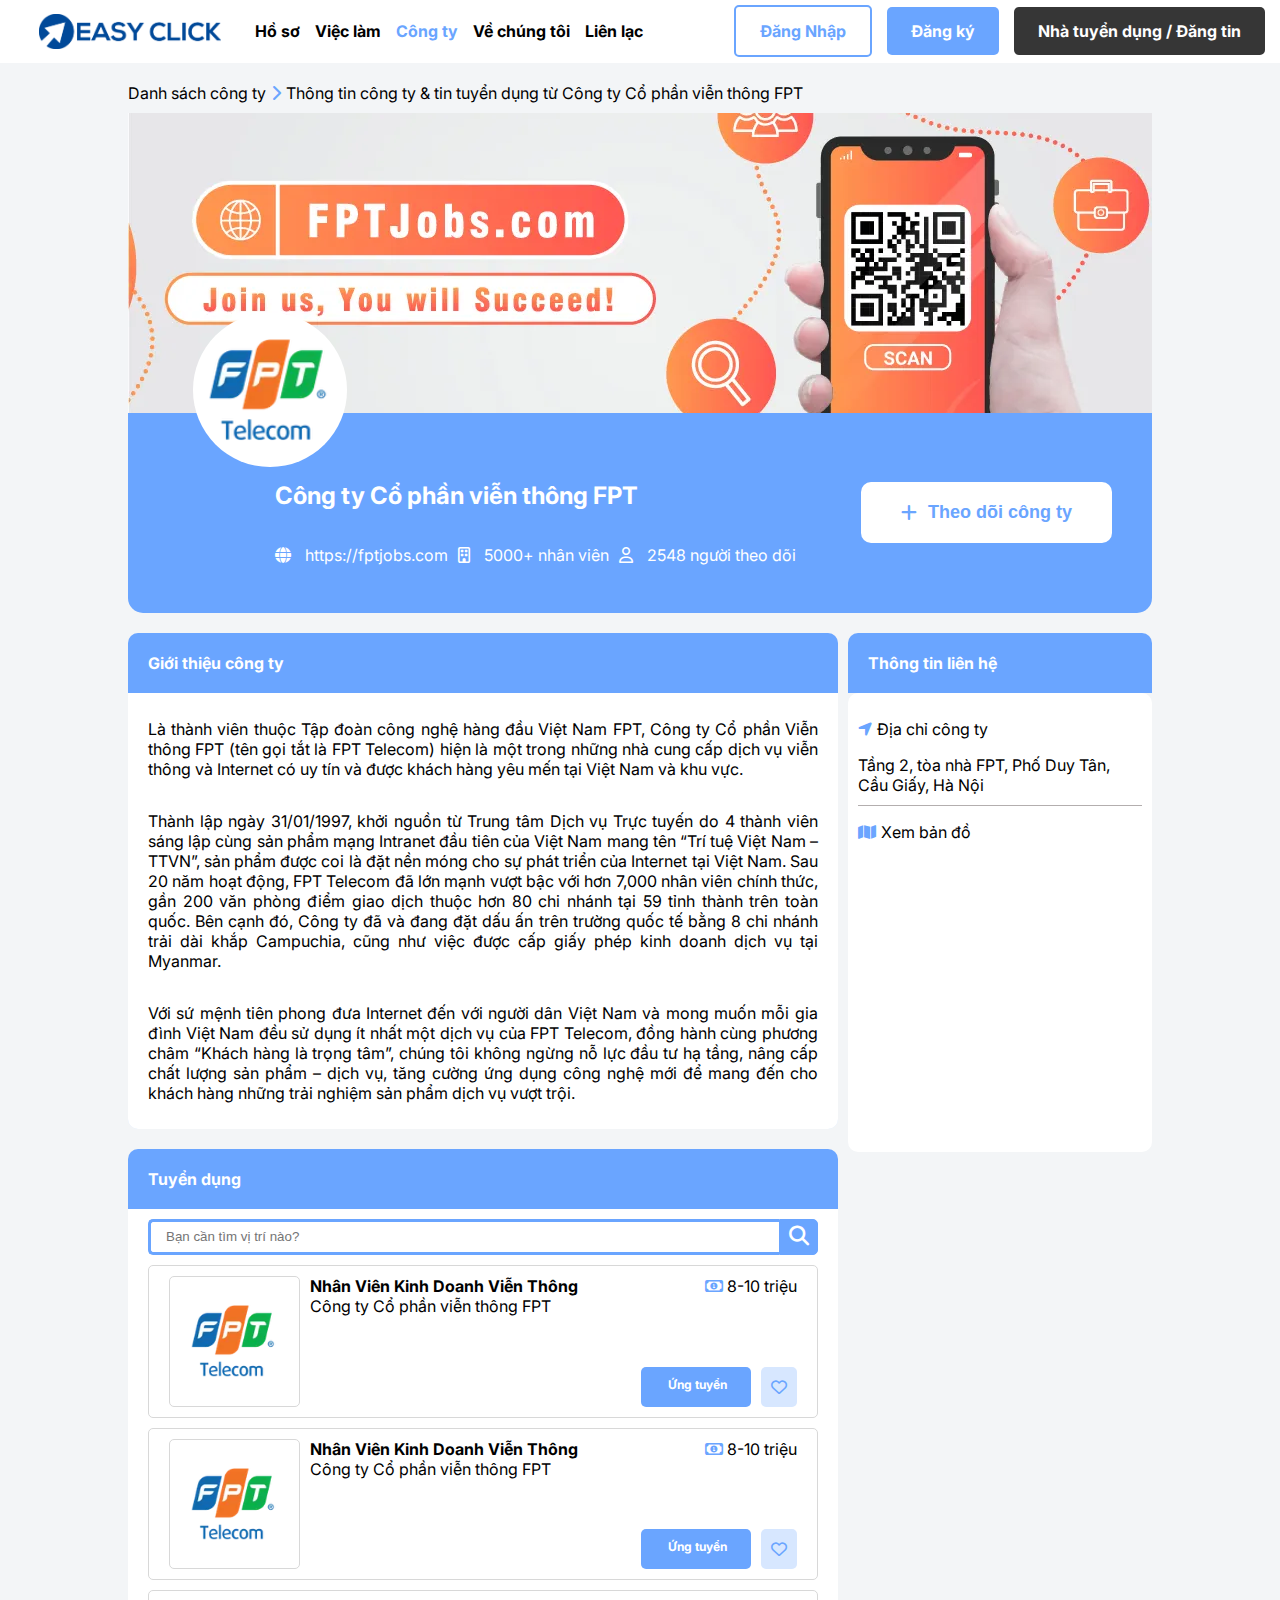
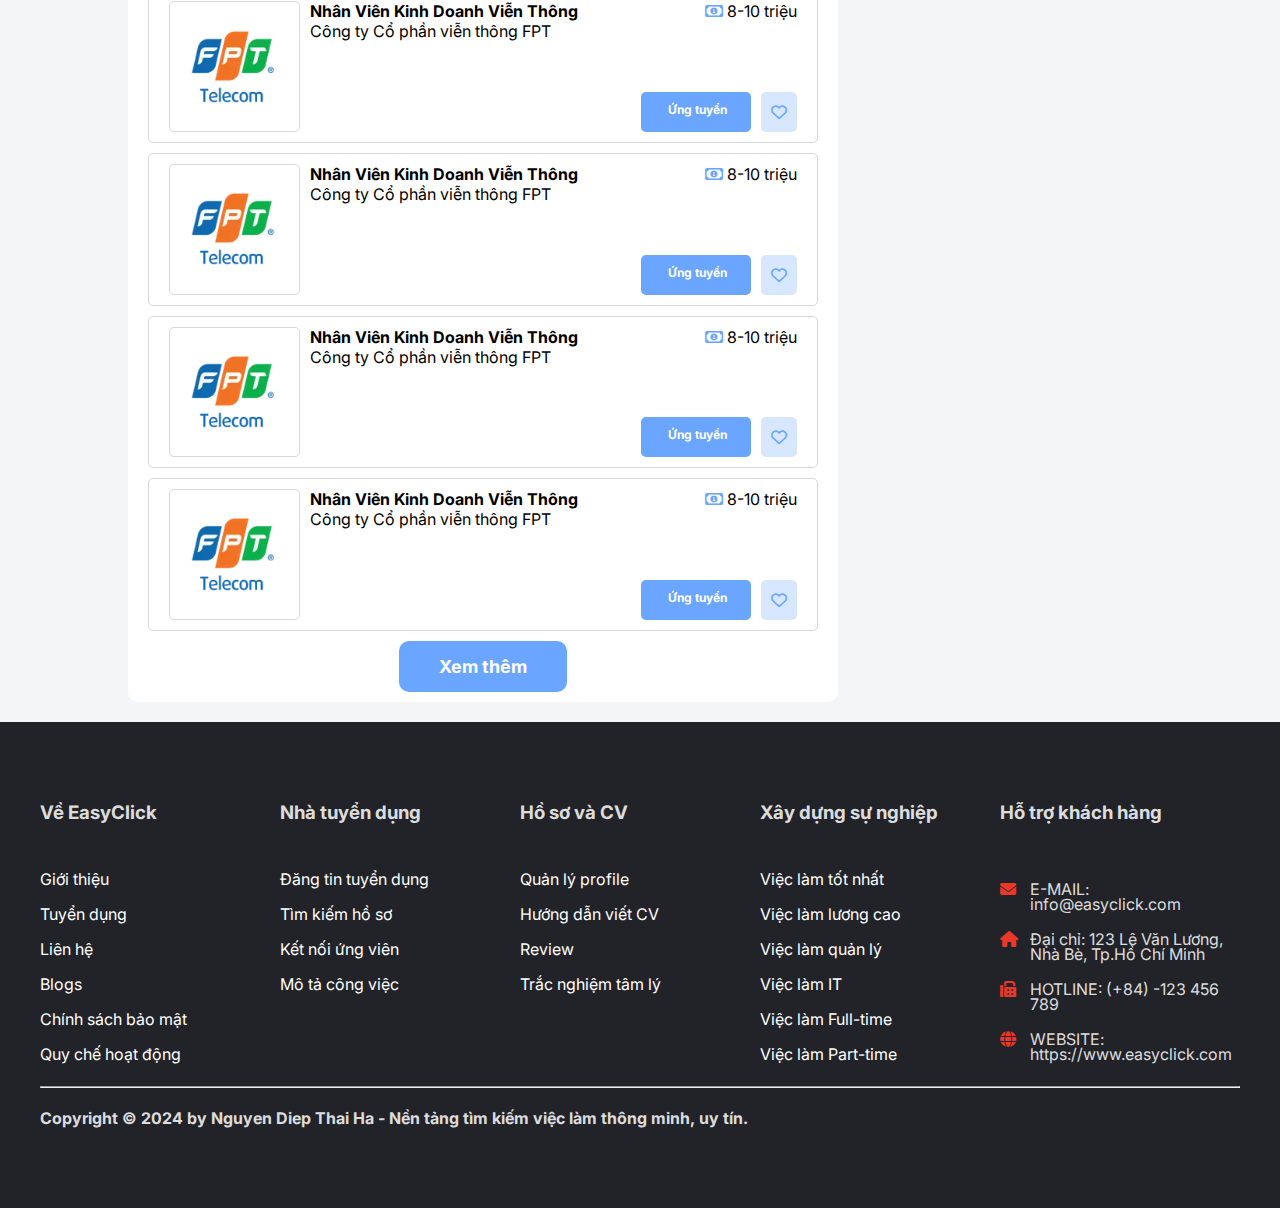
<file: company_detail.html>
<!DOCTYPE html>
<html lang="en">
  <head>
    <meta charset="UTF-8" />
    <meta name="viewport" content="width=device-width, initial-scale=1.0" />
    <meta
      name="description"
      content="EasyClick-Trang web tìm kiếm việc làm tiện lợi và hữu ích cho giới trẻ"
    />
    <meta name="keyword" content="EasyClick, tìm việc, việc làm" />
    <title>EasyClick</title>
    <!-- Link CSS -->
    <link rel="stylesheet" href="style.css" />
    <!--  -->
    <!-- Link Icon -->
    <link
      rel="stylesheet"
      href="https://cdnjs.cloudflare.com/ajax/libs/font-awesome/6.6.0/css/all.min.css"
    />
    <!-- Logo -->
    <link rel="shortcut icon" href="images/logo.jpg" type="image/x-icon" />
    <!--  -->
  </head>
  <body>
    <button onclick="topFunction()" id="myBtn" title="Go to top">Top</button>
    <!------HEADER SECTION BEGIN------>
    <header>
      <div class="wrapper">
        <div class="container header flex">
          <div class="nav-left flex">
            <a class="logo-company flex" href="index.html"
              ><img src="images/logo-com.png"
            /></a>
            <ul class="menu flex">
              <li class="menu-item flex">
                <a href="profile.html">Hồ sơ</a>
                <ul>
                  <li><a href="profile.html">Profile/CV</a></li>
                  <li><a href="construction.html">Mẫu CV</a></li>
                </ul>
              </li>
              <li class="menu-item flex">
                <a href="jobs.html"
                  >Việc làm</a
                >
                <ul>
                  <li><a href="jobs.html">Tìm việc</a></li>
                  <li><a href="jobs.html">Công việc IT</a></li>
                  <li><a href="jobs.html">Công việc Fulltime</a></li>
                  <li><a href="jobs.html">Công việc Partime</a></li>
                </ul>
              </li>
              <li class="menu-item flex">
                <a href="companies.html" style="color: var(--primary-color)">Công ty</a>
              </li>
              <li class="menu-item flex">
                <a href="about.html">Về chúng tôi</a>
              </li>
              <li class="menu-item flex">
                <a href="contact.html">Liên lạc</a>
              </li>
            </ul>
          </div>

          <div class="nav-right flex">
            <a href="login.html" class="button-signup"> Đăng Nhập </a>
            <a href="register.html" class="button-signin"> Đăng ký </a>
            <a href="construction.html" class="button-resume">
              Nhà tuyển dụng / Đăng tin
            </a>
          </div>
        </div>
      </div>
    </header>
    <!------HEADER SECTION END------>

    <!------CONTENT SECTION BEGIN------>
    <main>
      <!-- Chi tiết công ty-->
      <div class="com-detail-header flex">
        <div class="breadcrumb flex">
          <span class="pre-page flex"
            ><a href="companies.html">Danh sách công ty</a></span
          >
          <span class="icon-arrow flex">
            <i
              class="fa fa-chevron-right"
              style="color: var(--primary-color)"
            ></i>
          </span>
          <span class="current-page flex">
            Thông tin công ty & tin tuyển dụng từ Công ty Cổ phần viễn thông FPT
          </span>
        </div>
        <div class="com-banner flex">
          <div class="com-logo flex">
            <img src="images/company/fpt-logo.webp" alt="" />
          </div>
          <div class="com-banner-header flex">
            <img class="flex" src="images/company/fpt-banner.webp" alt="" />
          </div>
          <div class="com-banner-content flex">
            <div class="com-banner-content-info flex">
              <h2 class="flex">Công ty Cổ phần viễn thông FPT</h2>
              <div class="com-banner-content-info-basic flex">
                <span
                  ><i
                    class="fa fa-globe"
                    style="color: white; margin-right: 10px"
                  ></i>
                  https://fptjobs.com</span
                >
                <span
                  ><i
                    class="far fa-building"
                    style="color: white; margin-right: 10px"
                  ></i>
                  5000+ nhân viên
                </span>
                <span
                  ><i
                    class="far fa-user"
                    style="color: white; margin-right: 10px"
                  ></i>
                  2548 người theo dõi</span
                >
              </div>
            </div>
            <button class="flex" style="cursor: pointer">
              <i
                class="fa fa-plus"
                style="color: var(--primary-color); margin-right: 10px"
              ></i>
              Theo dõi công ty
            </button>
          </div>
        </div>
      </div>
      <!--  -->

      <!-- thông tin công ty -->
      <div class="com-detail-body flex">
        <div class="com-detail-body-left flex">
          <div class="com-description flex">
            <div class="com-description-header flex">
              <span class="flex">Giới thiệu công ty</span>
            </div>
            <div class="com-description-content flex">
              <p class="flex">
                Là thành viên thuộc Tập đoàn công nghệ hàng đầu Việt Nam FPT,
                Công ty Cổ phần Viễn thông FPT (tên gọi tắt là FPT Telecom) hiện
                là một trong những nhà cung cấp dịch vụ viễn thông và Internet
                có uy tín và được khách hàng yêu mến tại Việt Nam và khu vực.
              </p>
              <p class="flex">
                Thành lập ngày 31/01/1997, khởi nguồn từ Trung tâm Dịch vụ Trực
                tuyến do 4 thành viên sáng lập cùng sản phẩm mạng Intranet đầu
                tiên của Việt Nam mang tên “Trí tuệ Việt Nam – TTVN”, sản phẩm
                được coi là đặt nền móng cho sự phát triển của Internet tại Việt
                Nam. Sau 20 năm hoạt động, FPT Telecom đã lớn mạnh vượt bậc với
                hơn 7,000 nhân viên chính thức, gần 200 văn phòng điểm giao dịch
                thuộc hơn 80 chi nhánh tại 59 tỉnh thành trên toàn quốc. Bên
                cạnh đó, Công ty đã và đang đặt dấu ấn trên trường quốc tế bằng
                8 chi nhánh trải dài khắp Campuchia, cũng như việc được cấp giấy
                phép kinh doanh dịch vụ tại Myanmar.
              </p>
              <p class="flex">
                Với sứ mệnh tiên phong đưa Internet đến với người dân Việt Nam
                và mong muốn mỗi gia đình Việt Nam đều sử dụng ít nhất một dịch
                vụ của FPT Telecom, đồng hành cùng phương châm “Khách hàng là
                trọng tâm”, chúng tôi không ngừng nỗ lực đầu tư hạ tầng, nâng
                cấp chất lượng sản phẩm – dịch vụ, tăng cường ứng dụng công nghệ
                mới để mang đến cho khách hàng những trải nghiệm sản phẩm dịch
                vụ vượt trội.
              </p>
            </div>
          </div>
          <div class="com-jobs flex">
            <div class="com-jobs-header flex">
              <span class="flex">Tuyển dụng</span>
            </div>
            <div class="com-jobs-content flex">
              <div class="box-search">
                <div class="input-group">
                  <div class="search">
                    <input
                      type="text"
                      class="searchTerm"
                      placeholder="Bạn cần tìm vị trí nào?"
                    />
                    <button type="submit" class="searchButton">
                      <i class="fa fa-search"></i>
                    </button>
                  </div>
                </div>
              </div>
              <div class="com-jobs-list">
                <div class="com-jobs-item flex">
                  <div class="com-jobs-item-content flex">
                    <div class="logo-com-job flex">
                      <img
                        class="flex"
                        src="images/company/fpt-logo.webp"
                        alt="ava1"
                      />
                    </div>
                    <div class="com-jobs-item-description flex">
                      <div class="com-job-item-header flex">
                        <div class="com-job-title flex">
                          <span class="com-job-name flex"
                            >Nhân Viên Kinh Doanh Viễn Thông</span
                          >
                          <span class="com-job-sub-title flex"
                            >Công ty Cổ phần viễn thông FPT</span
                          >
                        </div>
                        <span style="color: black"
                          ><i
                            class="far fa-money-bill-alt"
                            style="color: var(--primary-color)"
                          ></i>
                          8-10 triệu</span
                        >
                      </div>
                      <div class="com-job-apply flex">
                        <div class="apply-section flex">
                          <a class="apply-btn" href="job_detail.html">Ứng tuyển</a>
                          <a class="heart-btn" href="#"
                            ><i class="far fa-heart" style="color: var(--primary-color)"></i
                          ></a>
                        </div>
                      </div>
                    </div>
                  </div>
                </div>
                <div class="com-jobs-item flex">
                  <div class="com-jobs-item-content flex">
                    <div class="logo-com-job flex">
                      <img
                        class="flex"
                        src="images/company/fpt-logo.webp"
                        alt="ava1"
                      />
                    </div>
                    <div class="com-jobs-item-description flex">
                      <div class="com-job-item-header flex">
                        <div class="com-job-title flex">
                          <span class="com-job-name flex"
                            >Nhân Viên Kinh Doanh Viễn Thông</span
                          >
                          <span class="com-job-sub-title flex"
                            >Công ty Cổ phần viễn thông FPT</span
                          >
                        </div>
                        <span style="color: black"
                          ><i
                            class="far fa-money-bill-alt"
                            style="color: var(--primary-color)"
                          ></i>
                          8-10 triệu</span
                        >
                      </div>
                      <div class="com-job-apply flex">
                        <div class="apply-section flex">
                          <a class="apply-btn" href="job_detail.html">Ứng tuyển</a>
                          <a class="heart-btn" href="#"
                            ><i class="far fa-heart" style="color: var(--primary-color)"></i
                          ></a>
                        </div>
                      </div>
                    </div>
                  </div>
                </div>
                <div class="com-jobs-item flex">
                  <div class="com-jobs-item-content flex">
                    <div class="logo-com-job flex">
                      <img
                        class="flex"
                        src="images/company/fpt-logo.webp"
                        alt="ava1"
                      />
                    </div>
                    <div class="com-jobs-item-description flex">
                      <div class="com-job-item-header flex">
                        <div class="com-job-title flex">
                          <span class="com-job-name flex"
                            >Nhân Viên Kinh Doanh Viễn Thông</span
                          >
                          <span class="com-job-sub-title flex"
                            >Công ty Cổ phần viễn thông FPT</span
                          >
                        </div>
                        <span style="color: black"
                          ><i
                            class="far fa-money-bill-alt"
                            style="color: var(--primary-color)"
                          ></i>
                          8-10 triệu</span
                        >
                      </div>
                      <div class="com-job-apply flex">
                        <div class="apply-section flex">
                          <a class="apply-btn" href="job_detail.html">Ứng tuyển</a>
                          <a class="heart-btn" href="#"
                            ><i class="far fa-heart" style="color: var(--primary-color)"></i
                          ></a>
                        </div>
                      </div>
                    </div>
                  </div>
                </div>
                <div class="com-jobs-item flex">
                  <div class="com-jobs-item-content flex">
                    <div class="logo-com-job flex">
                      <img
                        class="flex"
                        src="images/company/fpt-logo.webp"
                        alt="ava1"
                      />
                    </div>
                    <div class="com-jobs-item-description flex">
                      <div class="com-job-item-header flex">
                        <div class="com-job-title flex">
                          <span class="com-job-name flex"
                            >Nhân Viên Kinh Doanh Viễn Thông</span
                          >
                          <span class="com-job-sub-title flex"
                            >Công ty Cổ phần viễn thông FPT</span
                          >
                        </div>
                        <span style="color: black"
                          ><i
                            class="far fa-money-bill-alt"
                            style="color: var(--primary-color)"
                          ></i>
                          8-10 triệu</span
                        >
                      </div>
                      <div class="com-job-apply flex">
                        <div class="apply-section flex">
                          <a class="apply-btn" href="job_detail.html">Ứng tuyển</a>
                          <a class="heart-btn" href="#"
                            ><i class="far fa-heart" style="color: var(--primary-color)"></i
                          ></a>
                        </div>
                      </div>
                    </div>
                  </div>
                </div>
                <div class="com-jobs-item flex">
                  <div class="com-jobs-item-content flex">
                    <div class="logo-com-job flex">
                      <img
                        class="flex"
                        src="images/company/fpt-logo.webp"
                        alt="ava1"
                      />
                    </div>
                    <div class="com-jobs-item-description flex">
                      <div class="com-job-item-header flex">
                        <div class="com-job-title flex">
                          <span class="com-job-name flex"
                            >Nhân Viên Kinh Doanh Viễn Thông</span
                          >
                          <span class="com-job-sub-title flex"
                            >Công ty Cổ phần viễn thông FPT</span
                          >
                        </div>
                        <span style="color: black"
                          ><i
                            class="far fa-money-bill-alt"
                            style="color: var(--primary-color)"
                          ></i>
                          8-10 triệu</span
                        >
                      </div>
                      <div class="com-job-apply flex">
                        <div class="apply-section flex">
                          <a class="apply-btn" href="job_detail.html">Ứng tuyển</a>
                          <a class="heart-btn" href="#"
                            ><i class="far fa-heart" style="color: var(--primary-color)"></i
                          ></a>
                        </div>
                      </div>
                    </div>
                  </div>
                </div>
                <div class="com-jobs-item flex">
                  <div class="com-jobs-item-content flex">
                    <div class="logo-com-job flex">
                      <img
                        class="flex"
                        src="images/company/fpt-logo.webp"
                        alt="ava1"
                      />
                    </div>
                    <div class="com-jobs-item-description flex">
                      <div class="com-job-item-header flex">
                        <div class="com-job-title flex">
                          <span class="com-job-name flex"
                            >Nhân Viên Kinh Doanh Viễn Thông</span
                          >
                          <span class="com-job-sub-title flex"
                            >Công ty Cổ phần viễn thông FPT</span
                          >
                        </div>
                        <span style="color: black"
                          ><i
                            class="far fa-money-bill-alt"
                            style="color: var(--primary-color)"
                          ></i>
                          8-10 triệu</span
                        >
                      </div>
                      <div class="com-job-apply flex">
                        <div class="apply-section flex">
                          <a class="apply-btn" href="job_detail.html">Ứng tuyển</a>
                          <a class="heart-btn" href="#"
                            ><i class="far fa-heart" style="color: var(--primary-color)"></i
                          ></a>
                        </div>
                      </div>
                    </div>
                  </div>
                </div>
                <div class="readmore flex">
                  <div class="btn-more flex">
                    <a href="#">Xem thêm</a>
                  </div>
                </div>
              </div>
            </div>
          </div>
        </div>
        <div class="com-detail-body-right flex">
          <div class="com-contact flex">
            <div class="com-contact-header flex">
              <span class="flex">Thông tin liên hệ</span>
            </div>
            <div class="com-contact-content flex">
              <div class="com-contact-address flex">
                <span class="flex">
                  <i
                    class="fa fa-location-arrow"
                    aria-hidden="true"
                    style="color: var(--primary-color)"
                  ></i>
                  <p>Địa chỉ công ty</p>
                </span>
                <span class="flex"
                  >Tầng 2, tòa nhà FPT, Phố Duy Tân, Cầu Giấy, Hà Nội</span
                >
              </div>
              <div class="com-contact-map flex">
                <div class="flex">
                  <span class="flex">
                    <i
                      class="fa fa-map"
                      aria-hidden="true"
                      style="color: var(--primary-color)"
                    ></i>
                    <p>Xem bản đồ</p>
                  </span>
                </div>
                <iframe
                  src="https://www.google.com/maps/embed?pb=!1m14!1m8!1m3!1d14896.18523463724!2d105.782778!3d21.030833!3m2!1i1024!2i768!4f13.1!3m3!1m2!1s0x313454b355336d23%3A0xb337376aa7a9622f!2zVG_DoCBuaMOgIEZQVCBD4bqndSBHaeG6pXk!5e0!3m2!1svi!2sus!4v1725836338056!5m2!1svi!2sus"
                  style="border: 0"
                  allowfullscreen=""
                  loading="lazy"
                  class="mini-com-map flex"
                  referrerpolicy="no-referrer-when-downgrade"
                ></iframe>
              </div>
            </div>
          </div>
        </div>
      </div>

      <!--  -->
    </main>
    <!------CONTENT SECTION END------>

    <!------FOOTER SECTION BEGIN------->
    <footer>
      <div class="width-100 footer-background">
        <div class="container flex footer-section">
          <div class="list-access flex">
            <h3>Về EasyClick</h3>
            <ul class="footer-list">
              <li><a href="about.html">Giới thiệu</a></li>
              <li><a href="construction.html">Tuyển dụng</a></li>
              <li><a href="contact.html">Liên hệ</a></li>
              <li><a href="error404.html">Blogs</a></li>
              <li><a href="error404.html">Chính sách bảo mật</a></li>
              <li><a href="error404.html">Quy chế hoạt động</a></li>
            </ul>
          </div>

          <div class="list-access flex">
            <h3>Nhà tuyển dụng</h3>
            <ul class="footer-list">
              <li><a href="construction.html">Đăng tin tuyển dụng</a></li>
              <li><a href="construction.html">Tìm kiếm hồ sơ</a></li>
              <li><a href="construction.html">Kết nối ứng viên</a></li>
              <li><a href="construction.html">Mô tả công việc</a></li>
            </ul>
          </div>
          <div class="list-access flex">
            <h3>Hồ sơ và CV</h3>
            <ul class="footer-list">
              <li><a href="profile.html">Quản lý profile</a></li>
              <li><a href="construction.html">Hướng dẫn viết CV</a></li>
              <li><a href="construction.html">Review</a></li>
              <li><a href="construction.html">Trắc nghiệm tâm lý</a></li>
            </ul>
          </div>
          <div class="list-access flex">
            <h3>Xây dựng sự nghiệp</h3>
            <ul class="footer-list">
              <li><a href="jobs.html">Việc làm tốt nhất</a></li>
              <li><a href="jobs.html">Việc làm lương cao</a></li>
              <li><a href="jobs.html">Việc làm quản lý</a></li>
              <li><a href="jobs.html">Việc làm IT</a></li>
              <li><a href="jobs.html">Việc làm Full-time</a></li>
              <li><a href="jobs.html">Việc làm Part-time</a></li>
            </ul>
          </div>
          <div class="list-access flex">
            <h3>Hỗ trợ khách hàng</h3>
            <ul class="get-in-touch">
              <li>
                <i class="fa fa-envelope" aria-hidden="true"></i>
                <p>E-MAIL: info@easyclick.com</p>
              </li>
              <li>
                <i class="fa fa-home" aria-hidden="true"></i>
                <p>Đại chỉ: 123 Lê Văn Lương, Nhà Bè, Tp.Hồ Chí Minh</p>
              </li>
              <li>
                <i class="fa fa-fax" aria-hidden="true"></i>
                <p>HOTLINE: (+84) -123 456 789</p>
              </li>
              <li>
                <i class="fa fa-globe" aria-hidden="true"></i>
                <p>WEBSITE: https://www.easyclick.com</p>
              </li>
            </ul>
          </div>
        </div>
        <hr style="border-width: thin" />
        <span class="copyright flex"
          >Copyright © 2024 by Nguyen Diep Thai Ha - Nền tảng tìm kiếm việc làm
          thông minh, uy tín.
        </span>
      </div>
    </footer>
    <!------FOOTER SECTION END------>

    <script src="jscript.js"></script>
  </body>
</html>
</file>
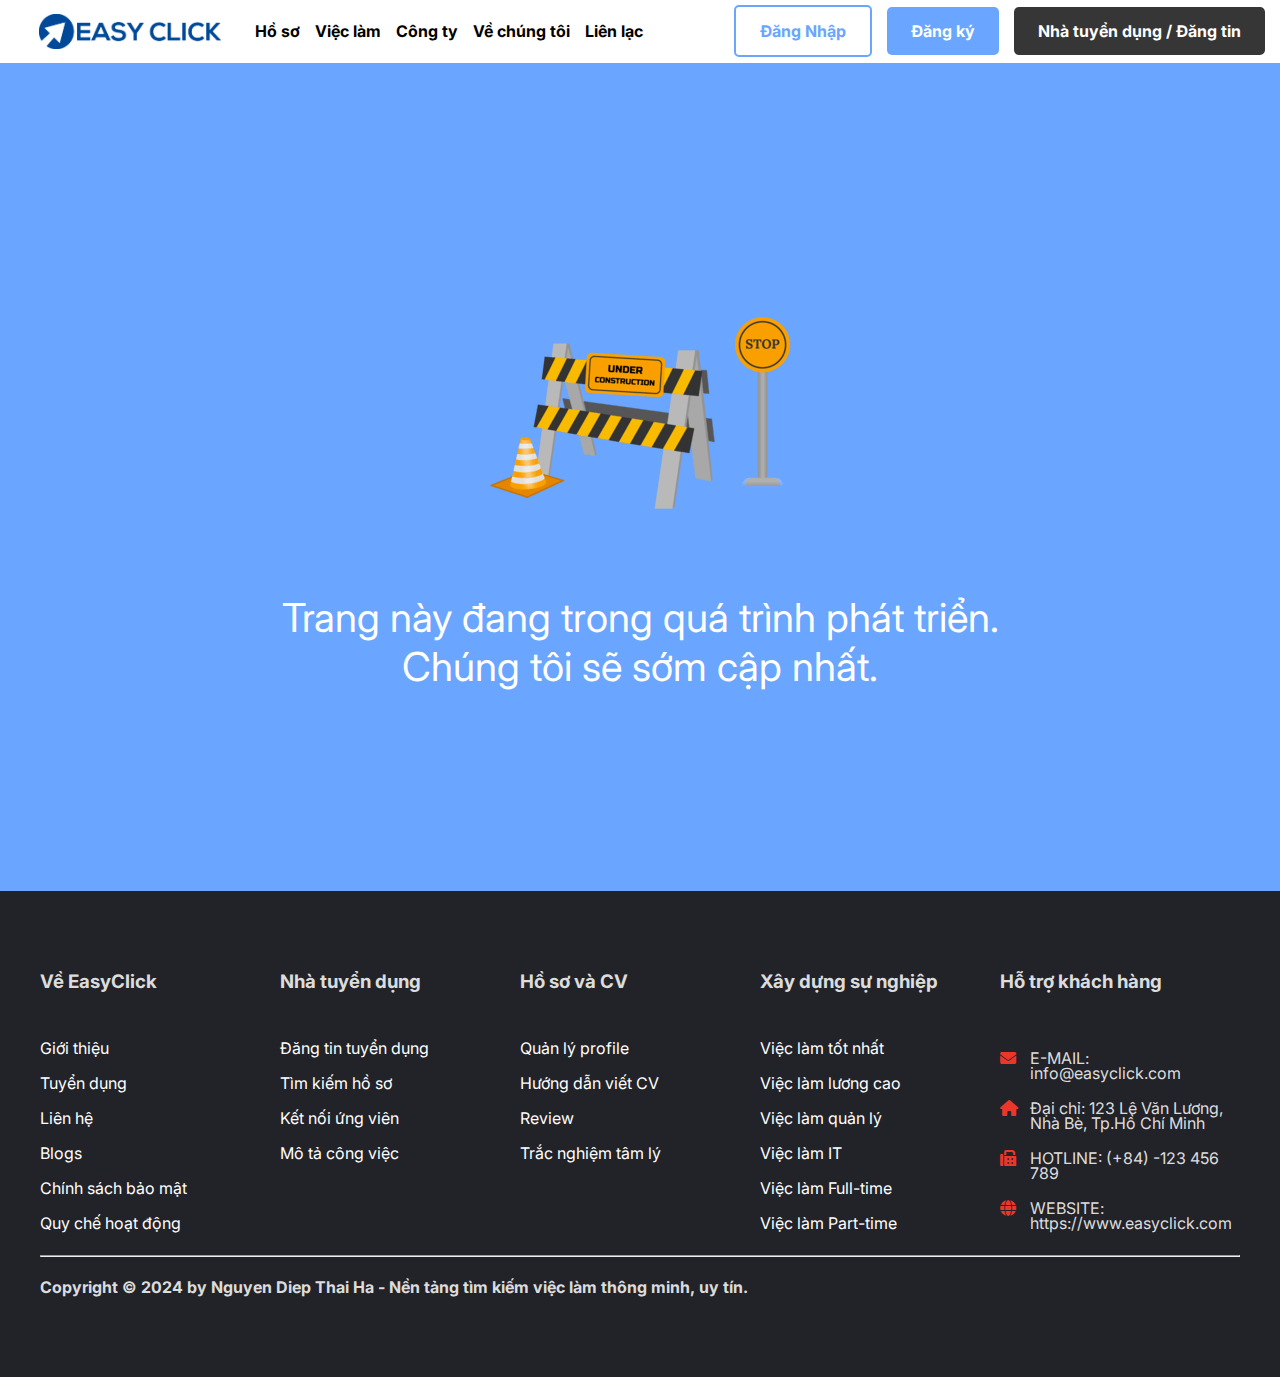
<file: construction.html>
<!DOCTYPE html>
<html lang="en">
  <head>
    <meta charset="UTF-8" />
    <meta name="viewport" content="width=device-width, initial-scale=1.0" />
    <meta
      name="description"
      content="EasyClick-Trang web tìm kiếm việc làm tiện lợi và hữu ích cho giới trẻ"
    />
    <meta name="keyword" content="EasyClick, tìm việc, việc làm" />
    <title>EasyClick</title>
    <!-- Link CSS -->
    <link rel="stylesheet" href="style.css" />
    <!--  -->
    <!-- Link Icon -->
    <link
      rel="stylesheet"
      href="https://cdnjs.cloudflare.com/ajax/libs/font-awesome/6.6.0/css/all.min.css"
    />
    <!-- Logo -->
    <link rel="shortcut icon" href="images/logo.jpg" type="image/x-icon" />
    <!--  -->
  </head>
  <body>
    <button onclick="topFunction()" id="myBtn" title="Go to top">Top</button>
    <!------HEADER SECTION BEGIN------>
    <header>
      <div class="wrapper">
        <div class="container header flex">
          <div class="nav-left flex">
            <a class="logo-company flex" href="index.html"
              ><img src="images/logo-com.png"
            /></a>
            <ul class="menu flex">
              <li class="menu-item flex">
                <a href="profile.html">Hồ sơ</a>
                <ul>
                  <li><a href="profile.html">Profile/CV</a></li>
                  <li><a href="construction.html">Mẫu CV</a></li>
                </ul>
              </li>
              <li class="menu-item flex">
                <a href="jobs.html">Việc làm</a>
                <ul>
                  <li><a href="jobs.html">Tìm việc</a></li>
                  <li><a href="jobs.html">Công việc IT</a></li>
                  <li><a href="jobs.html">Công việc Fulltime</a></li>
                  <li><a href="jobs.html">Công việc Partime</a></li>
                </ul>
              </li>
              <li class="menu-item flex">
                <a href="companies.html">Công ty</a>
              </li>
              <li class="menu-item flex">
                <a href="about.html">Về chúng tôi</a>
              </li>
              <li class="menu-item flex">
                <a href="contact.html">Liên lạc</a>
              </li>
            </ul>
          </div>

          <div class="nav-right flex">
            <a href="login.html" class="button-signup"> Đăng Nhập </a>
            <a href="register.html" class="button-signin"> Đăng ký </a>
            <a href="construction.html" class="button-resume">
              Nhà tuyển dụng / Đăng tin
            </a>
          </div>
        </div>
      </div>
    </header>
    <!------HEADER SECTION END------>

    <!------CONTENT SECTION BEGIN------>
    <main>
      <div
        class="construction flex"
        style="height: 92vh; background-color: var(--primary-color)"
      >
        <img src="images/construction.png" style="margin-top: -30px" alt="" />
        <span>Trang này đang trong quá trình phát triển.</span>
        <span>Chúng tôi sẽ sớm cập nhất.</span>
      </div>
    </main>
    <!------CONTENT SECTION END------>

    <!------FOOTER SECTION BEGIN------->
    <footer>
      <div class="width-100 footer-background">
        <div class="container flex footer-section">
          <div class="list-access flex">
            <h3>Về EasyClick</h3>
            <ul class="footer-list">
              <li><a href="about.html">Giới thiệu</a></li>
              <li><a href="construction.html">Tuyển dụng</a></li>
              <li><a href="contact.html">Liên hệ</a></li>
              <li><a href="error404.html">Blogs</a></li>
              <li><a href="error404.html">Chính sách bảo mật</a></li>
              <li><a href="error404.html">Quy chế hoạt động</a></li>
            </ul>
          </div>

          <div class="list-access flex">
            <h3>Nhà tuyển dụng</h3>
            <ul class="footer-list">
              <li><a href="construction.html">Đăng tin tuyển dụng</a></li>
              <li><a href="construction.html">Tìm kiếm hồ sơ</a></li>
              <li><a href="construction.html">Kết nối ứng viên</a></li>
              <li><a href="construction.html">Mô tả công việc</a></li>
            </ul>
          </div>
          <div class="list-access flex">
            <h3>Hồ sơ và CV</h3>
            <ul class="footer-list">
              <li><a href="profile.html">Quản lý profile</a></li>
              <li><a href="construction.html">Hướng dẫn viết CV</a></li>
              <li><a href="construction.html">Review</a></li>
              <li><a href="construction.html">Trắc nghiệm tâm lý</a></li>
            </ul>
          </div>
          <div class="list-access flex">
            <h3>Xây dựng sự nghiệp</h3>
            <ul class="footer-list">
              <li><a href="jobs.html">Việc làm tốt nhất</a></li>
              <li><a href="jobs.html">Việc làm lương cao</a></li>
              <li><a href="jobs.html">Việc làm quản lý</a></li>
              <li><a href="jobs.html">Việc làm IT</a></li>
              <li><a href="jobs.html">Việc làm Full-time</a></li>
              <li><a href="jobs.html">Việc làm Part-time</a></li>
            </ul>
          </div>
          <div class="list-access flex">
            <h3>Hỗ trợ khách hàng</h3>
            <ul class="get-in-touch">
              <li>
                <i class="fa fa-envelope" aria-hidden="true"></i>
                <p>E-MAIL: info@easyclick.com</p>
              </li>
              <li>
                <i class="fa fa-home" aria-hidden="true"></i>
                <p>Đại chỉ: 123 Lê Văn Lương, Nhà Bè, Tp.Hồ Chí Minh</p>
              </li>
              <li>
                <i class="fa fa-fax" aria-hidden="true"></i>
                <p>HOTLINE: (+84) -123 456 789</p>
              </li>
              <li>
                <i class="fa fa-globe" aria-hidden="true"></i>
                <p>WEBSITE: https://www.easyclick.com</p>
              </li>
            </ul>
          </div>
        </div>
        <hr style="border-width: thin" />
        <span class="copyright flex"
          >Copyright © 2024 by Nguyen Diep Thai Ha - Nền tảng tìm kiếm việc làm
          thông minh, uy tín.
        </span>
      </div>
    </footer>
    <!------FOOTER SECTION END------>

    <script src="jscript.js"></script>
  </body>
</html>
</file>
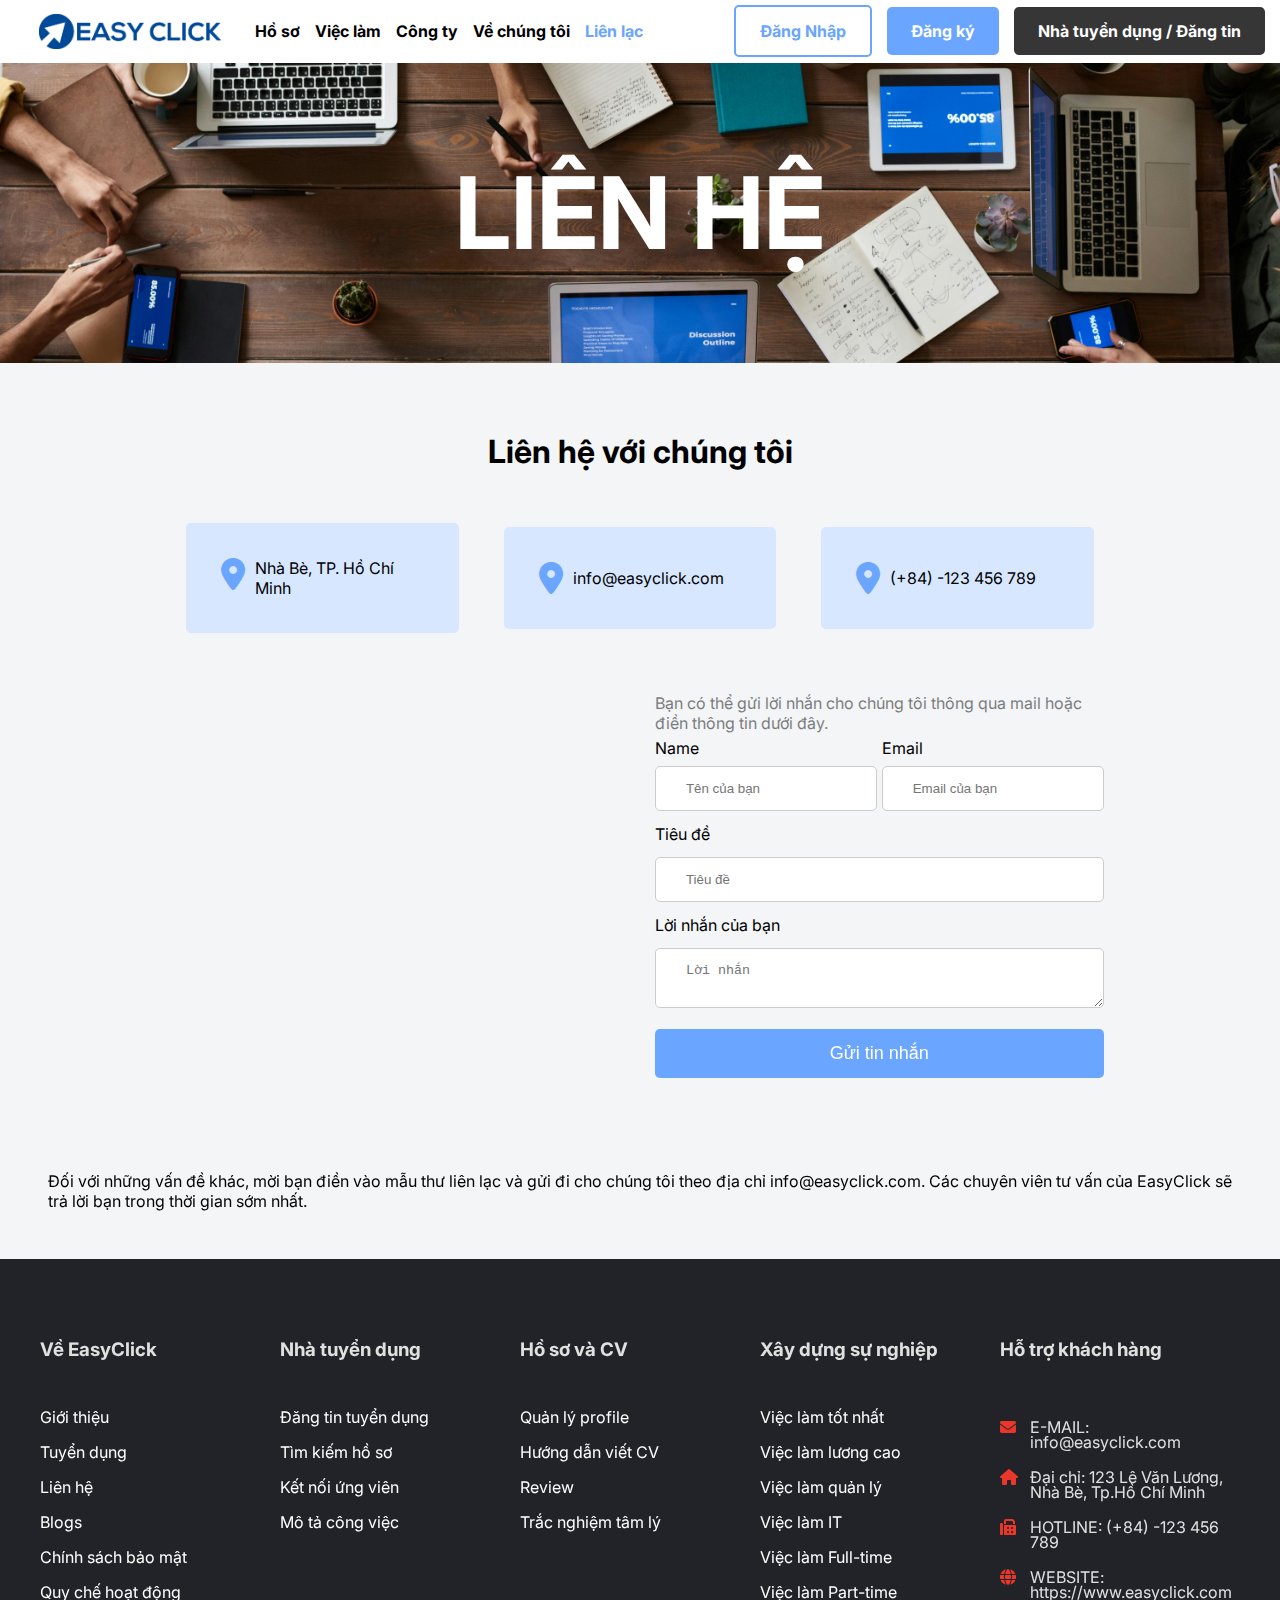
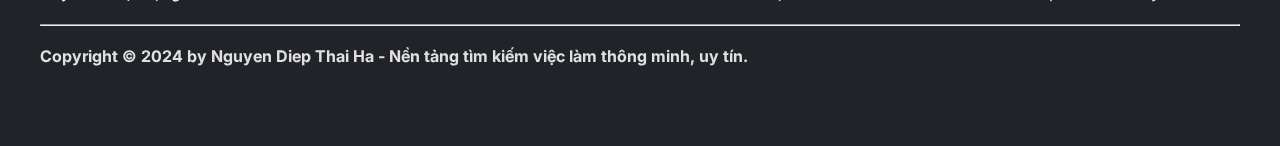
<file: contact.html>
<!DOCTYPE html>
<html lang="en">
  <head>
    <meta charset="UTF-8" />
    <meta name="viewport" content="width=device-width, initial-scale=1.0" />
    <meta
      name="description"
      content="EasyClick-Trang web tìm kiếm việc làm tiện lợi và hữu ích cho giới trẻ"
    />
    <meta name="keyword" content="EasyClick, tìm việc, việc làm" />
    <title>EasyClick</title>
    <!-- Link CSS -->
    <link rel="stylesheet" href="style.css" />
    <!--  -->
    <!-- Link Icon -->
    <link
      rel="stylesheet"
      href="https://cdnjs.cloudflare.com/ajax/libs/font-awesome/6.6.0/css/all.min.css"
    />
    <!-- Logo -->
    <link rel="shortcut icon" href="images/logo.jpg" type="image/x-icon" />
    <!--  -->
  </head>
  <body>
    <button onclick="topFunction()" id="myBtn" title="Go to top">Top</button>
    <!------HEADER SECTION BEGIN------>
    <header>
      <div class="wrapper">
        <div class="container header flex">
          <div class="nav-left flex">
            <a class="logo-company flex" href="index.html"
              ><img src="images/logo-com.png"
            /></a>
            <ul class="menu flex">
              <li class="menu-item flex">
                <a href="profile.html">Hồ sơ</a>
                <ul>
                  <li><a href="profile.html">Profile/CV</a></li>
                  <li><a href="construction.html">Mẫu CV</a></li>
                </ul>
              </li>
              <li class="menu-item flex">
                <a href="jobs.html">Việc làm</a>
                <ul>
                  <li><a href="jobs.html">Tìm việc</a></li>
                  <li><a href="jobs.html">Công việc IT</a></li>
                  <li><a href="jobs.html">Công việc Fulltime</a></li>
                  <li><a href="jobs.html">Công việc Partime</a></li>
                </ul>
              </li>
              <li class="menu-item flex">
                <a href="companies.html">Công ty</a>
              </li>
              <li class="menu-item flex">
                <a href="about.html">Về chúng tôi</a>
              </li>
              <li class="menu-item flex">
                <a href="contact.html" style="color: var(--primary-color)"
                  >Liên lạc</a
                >
              </li>
            </ul>
          </div>

          <div class="nav-right flex">
            <a href="login.html" class="button-signup"> Đăng Nhập </a>
            <a href="register.html" class="button-signin"> Đăng ký </a>
            <a href="construction.html" class="button-resume">
              Nhà tuyển dụng / Đăng tin
            </a>
          </div>
        </div>
      </div>
    </header>
    <!------HEADER SECTION END------>

    <!------CONTENT SECTION BEGIN------>
    <main></main>
      <div class="cover-page flex">
        <h1 class="title-page flex">LIÊN HỆ</h1>
      </div>
      <div class="contact-section flex">
        <h1>Liên hệ với chúng tôi</h1>
        <div class="contact-info flex">
          <div class="contact-info-item flex">
            <div class="flex">
              <i
                class="fa fa-map-marker-alt fa-2x text-primary flex"
                style="color: var(--primary-color)"
              ></i>
            </div>
            <span class="flex">Nhà Bè, TP. Hồ Chí Minh</span>
          </div>
          <div class="contact-info-item flex">
            <div class="flex">
              <i
                class="fa fa-map-marker-alt fa-2x text-primary flex"
                style="color: var(--primary-color)"
              ></i>
            </div>
            <span class="flex"> info@easyclick.com</span>
          </div>
          <div class="contact-info-item flex">
            <div class="flex">
              <i
                class="fa fa-map-marker-alt fa-2x text-primary flex"
                style="color: var(--primary-color)"
              ></i>
            </div>
            <span class="flex">(+84) -123 456 789</span>
          </div>
        </div>
        <div class="contact-form flex">
          <div class="contact-form-left flex">
            <iframe
              src="https://www.google.com/maps/embed?pb=!1m18!1m12!1m3!1d11089.245188761799!2d106.68388662238408!3d10.685007916660732!2m3!1f0!2f0!3f0!3m2!1i1024!2i768!4f13.1!3m3!1m2!1s0x31753100099ce9ed%3A0xdb6079801f0735ea!2zVHLGsOG7nW5nIMSQ4bqhaSBo4buNYyBN4bufIFRQLiBI4buTIENow60gTWluaCAoY8ahIHPhu58gMyk!5e0!3m2!1svi!2s!4v1725747350257!5m2!1svi!2s"
              style="border: 0"
              allowfullscreen=""
              loading="lazy"
              class="map"
              referrerpolicy="no-referrer-when-downgrade"
            ></iframe>
          </div>
          <div class="contact-form-right flex">
            <span
              >Bạn có thể gửi lời nhắn cho chúng tôi thông qua mail hoặc điền
              thông tin dưới đây.</span
            >
            <form class="contact-form-section flex" action="#">
              <div class="contact-form-header flex">
                <div class="flex">
                  <label for="name">Name</label>
                  <input
                    class="flex"
                    type="text"
                    name="name"
                    id="name"
                    placeholder="Tên của bạn"
                  />
                </div>
                <div class="flex">
                  <label for="mail">Email</label>
                  <input
                    class="flex"
                    type="text"
                    name="mail"
                    id="mail"
                    placeholder="Email của bạn"
                  />
                </div>
              </div>
              <label for="mail">Tiêu đề</label>
              <input
                class="flex"
                type="text"
                name="title"
                id="title"
                placeholder="Tiêu đề"
              />
              <label for="mail">Lời nhắn của bạn</label>
              <textarea
                class="flex"
                type="text"
                name="mess"
                id="mess"
                placeholder="Lời nhắn"
              ></textarea>
              <button class="confirm-contact-btn">Gửi tin nhắn</button>
            </form>
          </div>
        </div>
        <span>Đối với những vấn đề khác, mời bạn điền vào mẫu thư liên lạc và gửi đi cho chúng tôi theo địa chỉ info@easyclick.com. Các chuyên viên tư vấn của EasyClick sẽ trả lời bạn trong thời gian sớm nhất.</span>
      </div>
    </main>
    <!------CONTENT SECTION END------>

    <!------FOOTER SECTION BEGIN------->
    <footer>
      <div class="width-100 footer-background">
        <div class="container flex footer-section">
          <div class="list-access flex">
            <h3>Về EasyClick</h3>
            <ul class="footer-list">
              <li><a href="about.html">Giới thiệu</a></li>
              <li><a href="construction.html">Tuyển dụng</a></li>
              <li><a href="contact.html">Liên hệ</a></li>
              <li><a href="error404.html">Blogs</a></li>
              <li><a href="error404.html">Chính sách bảo mật</a></li>
              <li><a href="error404.html">Quy chế hoạt động</a></li>
            </ul>
          </div>

          <div class="list-access flex">
            <h3>Nhà tuyển dụng</h3>
            <ul class="footer-list">
              <li><a href="construction.html">Đăng tin tuyển dụng</a></li>
              <li><a href="construction.html">Tìm kiếm hồ sơ</a></li>
              <li><a href="construction.html">Kết nối ứng viên</a></li>
              <li><a href="construction.html">Mô tả công việc</a></li>
            </ul>
          </div>
          <div class="list-access flex">
            <h3>Hồ sơ và CV</h3>
            <ul class="footer-list">
              <li><a href="profile.html">Quản lý profile</a></li>
              <li><a href="construction.html">Hướng dẫn viết CV</a></li>
              <li><a href="construction.html">Review</a></li>
              <li><a href="construction.html">Trắc nghiệm tâm lý</a></li>
            </ul>
          </div>
          <div class="list-access flex">
            <h3>Xây dựng sự nghiệp</h3>
            <ul class="footer-list">
              <li><a href="jobs.html">Việc làm tốt nhất</a></li>
              <li><a href="jobs.html">Việc làm lương cao</a></li>
              <li><a href="jobs.html">Việc làm quản lý</a></li>
              <li><a href="jobs.html">Việc làm IT</a></li>
              <li><a href="jobs.html">Việc làm Full-time</a></li>
              <li><a href="jobs.html">Việc làm Part-time</a></li>
            </ul>
          </div>
          <div class="list-access flex">
            <h3>Hỗ trợ khách hàng</h3>
            <ul class="get-in-touch">
              <li>
                <i class="fa fa-envelope" aria-hidden="true"></i>
                <p>E-MAIL: info@easyclick.com</p>
              </li>
              <li>
                <i class="fa fa-home" aria-hidden="true"></i>
                <p>Đại chỉ: 123 Lê Văn Lương, Nhà Bè, Tp.Hồ Chí Minh</p>
              </li>
              <li>
                <i class="fa fa-fax" aria-hidden="true"></i>
                <p>HOTLINE: (+84) -123 456 789</p>
              </li>
              <li>
                <i class="fa fa-globe" aria-hidden="true"></i>
                <p>WEBSITE: https://www.easyclick.com</p>
              </li>
            </ul>
          </div>
        </div>
        <hr style="border-width: thin" />
        <span class="copyright flex"
          >Copyright © 2024 by Nguyen Diep Thai Ha - Nền tảng tìm kiếm việc làm
          thông minh, uy tín.
        </span>
      </div>
    </footer>
    <!------FOOTER SECTION END------>

    <script src="jscript.js"></script>
  </body>
</html>
</file>
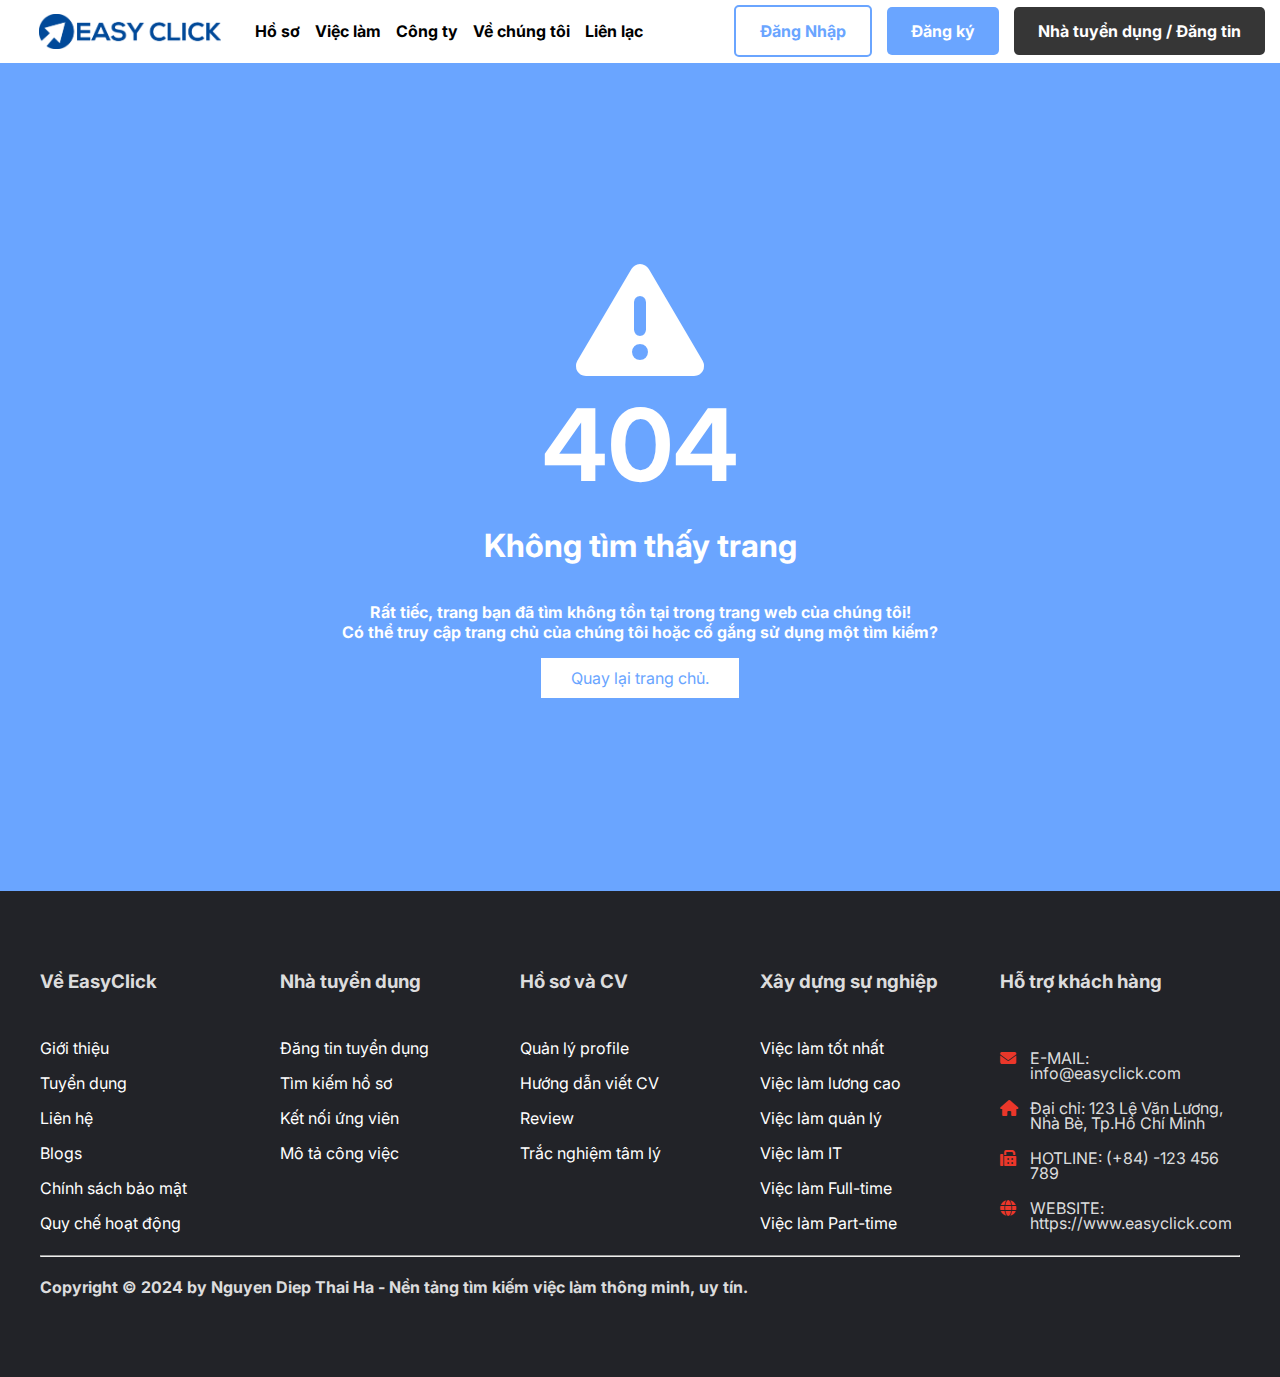
<file: error404.html>
<!DOCTYPE html>
<html lang="en">
  <head>
    <meta charset="UTF-8" />
    <meta name="viewport" content="width=device-width, initial-scale=1.0" />
    <meta
      name="description"
      content="EasyClick-Trang web tìm kiếm việc làm tiện lợi và hữu ích cho giới trẻ"
    />
    <meta name="keyword" content="EasyClick, tìm việc, việc làm" />
    <title>EasyClick</title>
    <!-- Link CSS -->
    <link rel="stylesheet" href="style.css" />
    <!--  -->
    <!-- Link Icon -->
    <link
      rel="stylesheet"
      href="https://cdnjs.cloudflare.com/ajax/libs/font-awesome/6.6.0/css/all.min.css"
    />
    <!-- Logo -->
    <link rel="shortcut icon" href="images/logo.jpg" type="image/x-icon" />
    <!--  -->
  </head>
  <body>
    <button onclick="topFunction()" id="myBtn" title="Go to top">Top</button>
    <!------HEADER SECTION BEGIN------>
    <header>
      <div class="wrapper">
        <div class="container header flex">
          <div class="nav-left flex">
            <a class="logo-company flex" href="index.html"
              ><img src="images/logo-com.png"
            /></a>
            <ul class="menu flex">
              <li class="menu-item flex">
                <a href="profile.html">Hồ sơ</a>
                <ul>
                  <li><a href="profile.html">Profile/CV</a></li>
                  <li><a href="construction.html">Mẫu CV</a></li>
                </ul>
              </li>
              <li class="menu-item flex">
                <a href="jobs.html">Việc làm</a>
                <ul>
                  <li><a href="jobs.html">Tìm việc</a></li>
                  <li><a href="jobs.html">Công việc IT</a></li>
                  <li><a href="jobs.html">Công việc Fulltime</a></li>
                  <li><a href="jobs.html">Công việc Partime</a></li>
                </ul>
              </li>
              <li class="menu-item flex">
                <a href="companies.html">Công ty</a>
              </li>
              <li class="menu-item flex"><a href="about.html">Về chúng tôi</a></li>
              <li class="menu-item flex"><a href="contact.html">Liên lạc</a></li>
            </ul>
          </div>

          <div class="nav-right flex">
            <a href="login.html" class="button-signup"> Đăng Nhập </a>
            <a href="register.html" class="button-signin"> Đăng ký </a>
            <a href="construction.html" class="button-resume"> Nhà tuyển dụng / Đăng tin </a>
          </div>
        </div>
      </div>
    </header>
    <!------HEADER SECTION END------>

    <!------CONTENT SECTION BEGIN------>
    <main>
      <div class="warpper-error flex">
        <div class="errro-section flex">
          <div class="error-form flex">
            <i class="fa fa-exclamation-triangle fa-8x flex" style="color: white;"></i>
            <h1 class="display-title flex">404</h1>
            <h1 class="not-found flex">Không tìm thấy trang</h1>
            <p class="error-detail flex">
              Rất tiếc, trang bạn đã tìm không tồn tại trong trang web của chúng
              tôi! <br>Có thể truy cập trang chủ của chúng tôi hoặc cố gắng sử dụng
              một tìm kiếm?
            </p>
            <a class="btn-back-home flex" href="index.html">Quay lại trang chủ.</a>
          </div>
        </div>
      </div>
    </main>
    <!------CONTENT SECTION END------>

    <!------FOOTER SECTION BEGIN------->
    <footer>
      <div class="width-100 footer-background">
        <div class="container flex footer-section">
          <div class="list-access flex">
            <h3>Về EasyClick</h3>
            <ul class="footer-list">
              <li><a href="about.html">Giới thiệu</a></li>
              <li><a href="construction.html">Tuyển dụng</a></li>
              <li><a href="contact.html">Liên hệ</a></li>
              <li><a href="error404.html">Blogs</a></li>
              <li><a href="error404.html">Chính sách bảo mật</a></li>
              <li><a href="error404.html">Quy chế hoạt động</a></li>
            </ul>
          </div>

          <div class="list-access flex">
            <h3>Nhà tuyển dụng</h3>
            <ul class="footer-list">
              <li><a href="construction.html">Đăng tin tuyển dụng</a></li>
              <li><a href="construction.html">Tìm kiếm hồ sơ</a></li>
              <li><a href="construction.html">Kết nối ứng viên</a></li>
              <li><a href="construction.html">Mô tả công việc</a></li>
            </ul>
          </div>
          <div class="list-access flex">
            <h3>Hồ sơ và CV</h3>
            <ul class="footer-list">
              <li><a href="profile.html">Quản lý profile</a></li>
              <li><a href="construction.html">Hướng dẫn viết CV</a></li>
              <li><a href="construction.html">Review</a></li>
              <li><a href="construction.html">Trắc nghiệm tâm lý</a></li>
            </ul>
          </div>
          <div class="list-access flex">
            <h3>Xây dựng sự nghiệp</h3>
            <ul class="footer-list">
              <li><a href="jobs.html">Việc làm tốt nhất</a></li>
              <li><a href="jobs.html">Việc làm lương cao</a></li>
              <li><a href="jobs.html">Việc làm quản lý</a></li>
              <li><a href="jobs.html">Việc làm IT</a></li>
              <li><a href="jobs.html">Việc làm Full-time</a></li>
              <li><a href="jobs.html">Việc làm Part-time</a></li>
            </ul>
          </div>
          <div class="list-access flex">
            <h3>Hỗ trợ khách hàng</h3>
            <ul class="get-in-touch">
              <li>
                <i class="fa fa-envelope" aria-hidden="true"></i>
                <p>E-MAIL: info@easyclick.com</p>
              </li>
              <li>
                <i class="fa fa-home" aria-hidden="true"></i>
                <p>Đại chỉ: 123 Lê Văn Lương, Nhà Bè, Tp.Hồ Chí Minh</p>
              </li>
              <li>
                <i class="fa fa-fax" aria-hidden="true"></i>
                <p>HOTLINE: (+84) -123 456 789</p>
              </li>
              <li>
                <i class="fa fa-globe" aria-hidden="true"></i>
                <p>WEBSITE: https://www.easyclick.com</p>
              </li>
            </ul>
          </div>
        </div>
        <hr style="border-width: thin" />
        <span class="copyright flex"
          >Copyright © 2024 by Nguyen Diep Thai Ha - Nền tảng tìm kiếm việc làm
          thông minh, uy tín.
        </span>
      </div>
    </footer>
    <!------FOOTER SECTION END------>

    <script src="jscript.js"></script>
  </body>
</html>
</file>
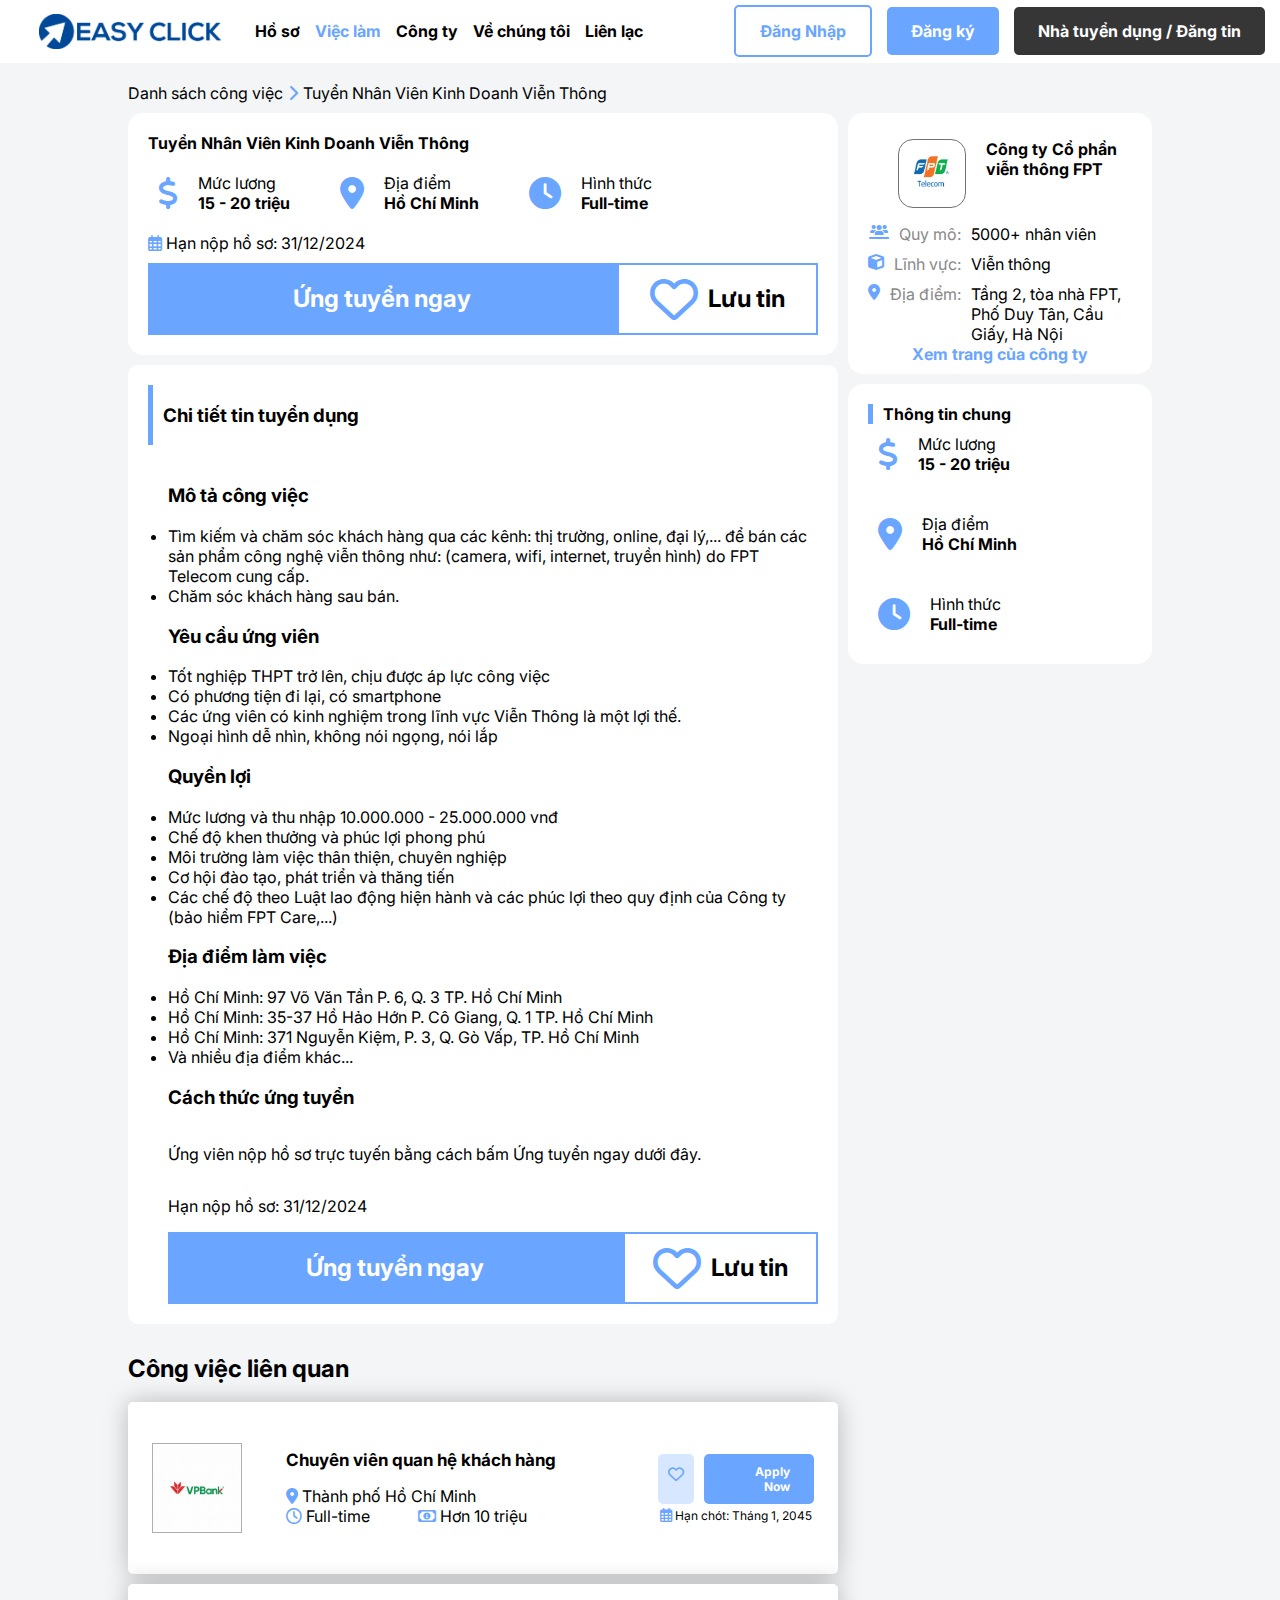
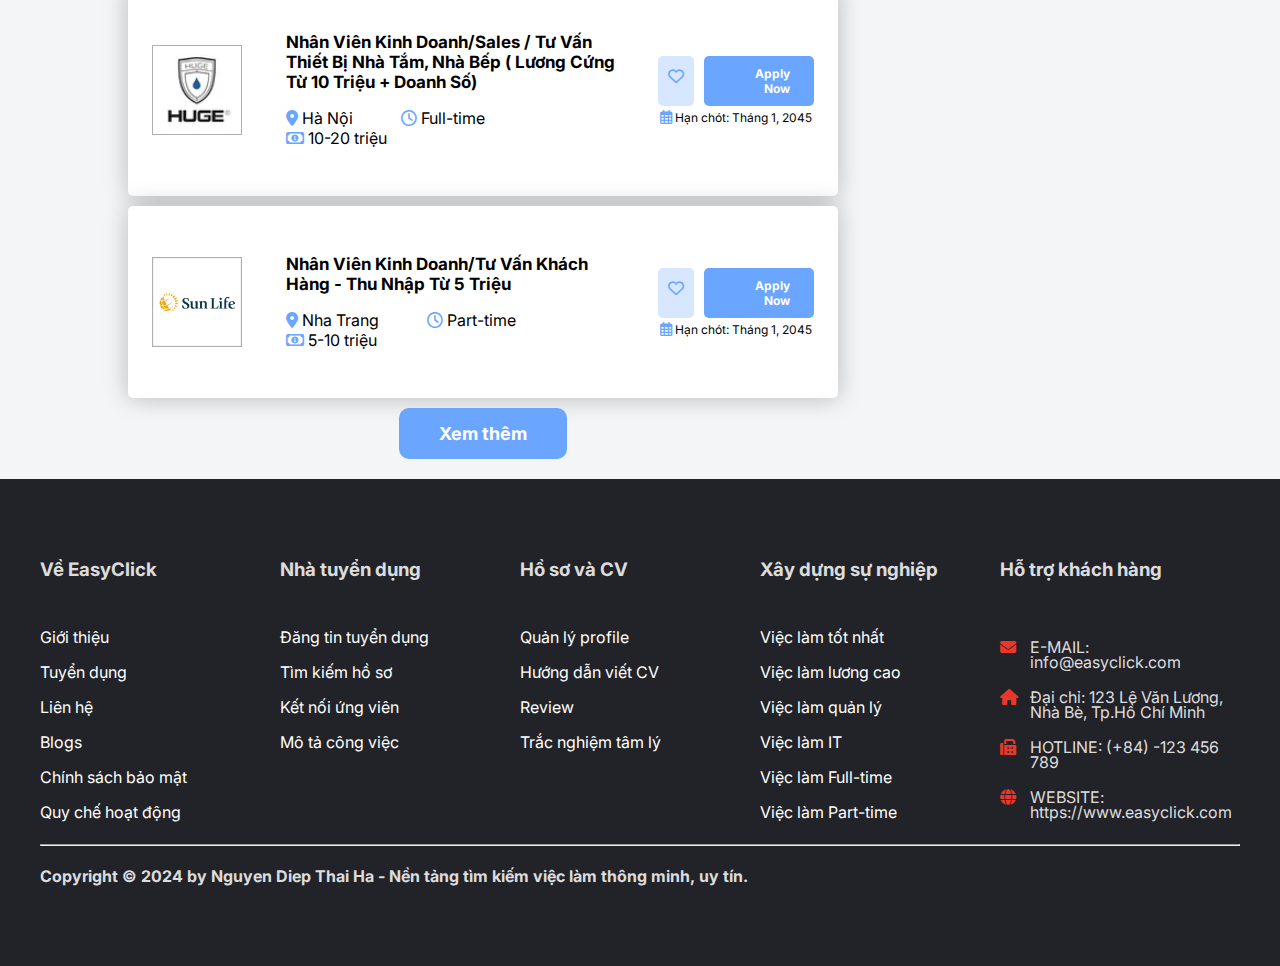
<file: job_detail.html>
<!DOCTYPE html>
<html lang="en">
  <head>
    <meta charset="UTF-8" />
    <meta name="viewport" content="width=device-width, initial-scale=1.0" />
    <meta
      name="description"
      content="EasyClick-Trang web tìm kiếm việc làm tiện lợi và hữu ích cho giới trẻ"
    />
    <meta name="keyword" content="EasyClick, tìm việc, việc làm" />
    <title>EasyClick</title>
    <!-- Link CSS -->
    <link rel="stylesheet" href="style.css" />
    <!--  -->
    <!-- Link Icon -->
    <link
      rel="stylesheet"
      href="https://cdnjs.cloudflare.com/ajax/libs/font-awesome/6.6.0/css/all.min.css"
    />
    <!-- Logo -->
    <link rel="shortcut icon" href="images/logo.jpg" type="image/x-icon" />
    <!--  -->
  </head>
  <body>
    <button onclick="topFunction()" id="myBtn" title="Go to top">Top</button>
    <!------HEADER SECTION BEGIN------>
    <header>
      <div class="wrapper">
        <div class="container header flex">
          <div class="nav-left flex">
            <a class="logo-company flex" href="index.html"
              ><img src="images/logo-com.png"
            /></a>
            <ul class="menu flex">
              <li class="menu-item flex">
                <a href="profile.html">Hồ sơ</a>
                <ul>
                  <li><a href="profile.html">Profile/CV</a></li>
                  <li><a href="construction.html">Mẫu CV</a></li>
                </ul>
              </li>
              <li class="menu-item flex">
                <a href="jobs.html" style="color: var(--primary-color)"
                  >Việc làm</a
                >
                <ul>
                  <li><a href="jobs.html">Tìm việc</a></li>
                  <li><a href="jobs.html">Công việc IT</a></li>
                  <li><a href="jobs.html">Công việc Fulltime</a></li>
                  <li><a href="jobs.html">Công việc Partime</a></li>
                </ul>
              </li>
              <li class="menu-item flex">
                <a href="companies.html">Công ty</a>
              </li>
              <li class="menu-item flex">
                <a href="about.html">Về chúng tôi</a>
              </li>
              <li class="menu-item flex">
                <a href="contact.html">Liên lạc</a>
              </li>
            </ul>
          </div>

          <div class="nav-right flex">
            <a href="login.html" class="button-signup"> Đăng Nhập </a>
            <a href="register.html" class="button-signin"> Đăng ký </a>
            <a href="construction.html" class="button-resume">
              Nhà tuyển dụng / Đăng tin
            </a>
          </div>
        </div>
      </div>
    </header>
    <!------HEADER SECTION END------>

    <!------CONTENT SECTION BEGIN------>
    <main>
      <!-- Danh sách việc -->
      <div class="job-detail flex">
        <div class="breadcrumb flex">
          <span class="pre-page flex"
            ><a href="jobs.html">Danh sách công việc</a></span
          >
          <span class="icon-arrow flex">
            <i
              class="fa fa-chevron-right"
              style="color: var(--primary-color)"
            ></i>
          </span>
          <span class="current-page flex">
            Tuyển Nhân Viên Kinh Doanh Viễn Thông
          </span>
        </div>
        <div class="job-detail-section flex">
          <div class="job-detail-left flex">
            <div class="job-banner flex">
              <div class="job-banner-header flex">
                <span class="flex"
                  ><b>Tuyển Nhân Viên Kinh Doanh Viễn Thông</b></span
                >
                <div class="job-banner-info flex">
                  <div class="job-info-item flex">
                    <i
                      class="fa fa-usd flex fa-2x"
                      style="color: var(--primary-color)"
                    ></i>
                    <div class="job-info-item-detail flex">
                      <span class="flex">Mức lương</span>
                      <span class="flex"><b>15 - 20 triệu</b></span>
                    </div>
                  </div>
                  <div class="job-info-item flex">
                    <i
                      class="fa-solid fa-location-dot fa-2x"
                      style="color: var(--primary-color)"
                    ></i>
                    <div class="job-info-item-detail flex">
                      <span class="flex">Địa điểm</span>
                      <span class="flex"><b>Hồ Chí Minh</b></span>
                    </div>
                  </div>
                  <div class="job-info-item flex">
                    <i
                      class="fa-solid fa-clock flex fa-2x"
                      style="color: var(--primary-color)"
                    ></i>
                    <div class="job-info-item-detail flex">
                      <span class="flex">Hình thức</span>
                      <span class="flex"><b>Full-time</b></span>
                    </div>
                  </div>
                </div>
                <span class="job-deadline">
                  <i
                    class="fa-regular fa-calendar-days"
                    style="color: var(--primary-color)"
                  ></i>
                  <span>Hạn nộp hồ sơ: 31/12/2024</span>
                </span>
                <div class="job-submit flex">
                  <div class="submit-btn flex">
                    <a href="#">Ứng tuyển ngay</a>
                  </div>
                  <div class="save-btn flex" href="#">
                    <a class="flex" href="#">
                      <i
                        class="fa-regular fa-heart fa-2x flex"
                        style="color: var(--primary-color); margin-right: 10px"
                      ></i>
                      <span class="flex">Lưu tin</span>
                    </a>
                  </div>
                </div>
              </div>
            </div>

            <div class="job-banner-content flex">
              <span class="headjob-title"
                ><h3>Chi tiết tin tuyển dụng</h3></span
              >
              <div class="job-detail-description flex">
                <div class="job-detail-description-item flex">
                  <h3 class="job-sub-title flex">Mô tả công việc</h3>
                  <ul class="job-des flex" style="list-style-type: disc">
                    <li style="list-style-type: disc">
                      Tìm kiếm và chăm sóc khách hàng qua các kênh: thị trường,
                      online, đại lý,... để bán các sản phẩm công nghệ viễn
                      thông như: (camera, wifi, internet, truyền hình) do FPT
                      Telecom cung cấp.
                    </li>
                    <li style="list-style-type: disc">
                      Chăm sóc khách hàng sau bán.
                    </li>
                  </ul>
                </div>
                <div class="job-detail-description-item flex">
                  <h3 class="job-sub-title flex">Yêu cầu ứng viên</h3>
                  <ul class="job-des flex" style="list-style-type: disc">
                    <li style="list-style-type: disc">
                      Tốt nghiệp THPT trở lên, chịu được áp lực công việc
                    </li>
                    <li style="list-style-type: disc">
                      Có phương tiện đi lại, có smartphone
                    </li>
                    <li style="list-style-type: disc">
                      Các ứng viên có kinh nghiệm trong lĩnh vực Viễn Thông là
                      một lợi thế.
                    </li>
                    <li style="list-style-type: disc">
                      Ngoại hình dễ nhìn, không nói ngọng, nói lắp
                    </li>
                  </ul>
                </div>
                <div class="job-detail-description-item flex">
                  <h3 class="job-sub-title flex">Quyền lợi</h3>
                  <ul class="job-des flex" style="list-style-type: disc">
                    <li style="list-style-type: disc">
                      Mức lương và thu nhập 10.000.000 - 25.000.000 vnđ
                    </li>
                    <li style="list-style-type: disc">
                      Chế độ khen thưởng và phúc lợi phong phú
                    </li>
                    <li style="list-style-type: disc">
                      Môi trường làm việc thân thiện, chuyên nghiệp
                    </li>
                    <li style="list-style-type: disc">
                      Cơ hội đào tạo, phát triển và thăng tiến
                    </li>
                    <li style="list-style-type: disc">
                      Các chế độ theo Luật lao động hiện hành và các phúc lợi
                      theo quy định của Công ty (bảo hiểm FPT Care,...)
                    </li>
                  </ul>
                </div>
                <div class="job-detail-description-item flex">
                  <h3 class="job-sub-title flex">Địa điểm làm việc</h3>
                  <ul class="job-des flex" style="list-style-type: disc">
                    <li style="list-style-type: disc">
                      Hồ Chí Minh: 97 Võ Văn Tần P. 6, Q. 3 TP. Hồ Chí Minh
                    </li>
                    <li style="list-style-type: disc">
                      Hồ Chí Minh: 35-37 Hồ Hảo Hớn P. Cô Giang, Q. 1 TP. Hồ Chí
                      Minh
                    </li>
                    <li style="list-style-type: disc">
                      Hồ Chí Minh: 371 Nguyễn Kiệm, P. 3, Q. Gò Vấp, TP. Hồ Chí
                      Minh
                    </li>
                    <li style="list-style-type: disc">
                      Và nhiều địa điểm khác...
                    </li>
                  </ul>
                </div>
                <h3>Cách thức ứng tuyển</h3>
                <p>
                  Ứng viên nộp hồ sơ trực tuyến bằng cách bấm Ứng tuyển ngay
                  dưới đây.
                </p>
                <p>Hạn nộp hồ sơ: 31/12/2024</p>
                <div class="job-submit flex">
                  <div class="submit-btn flex">
                    <a href="#">Ứng tuyển ngay</a>
                  </div>
                  <div class="save-btn flex" href="#">
                    <a class="flex" href="#">
                      <i
                        class="fa-regular fa-heart fa-2x flex"
                        style="color: var(--primary-color); margin-right: 10px"
                      ></i>
                      <span class="flex">Lưu tin</span>
                    </a>
                  </div>
                </div>
              </div>
            </div>

            <div class="job-relative">
              <h2>Công việc liên quan</h2>
              <div class="job-object full-time over10 hochiminh flex">
                <div class="job-content flex">
                  <img
                    class="img-job flex"
                    src="images/ava1.jpg"
                    alt="ava1"
                    style="width: 90px; height: 90px"
                  />
                  <div class="job-description flex">
                    <a class="job-name flex" href="job_detail.html"
                      >Chuyên viên quan hệ khách hàng</a
                    >
                    <div>
                      <span style="color: black"
                        ><i
                          class="fa fa-map-marker-alt"
                          style="color: var(--primary-color)"
                        ></i>
                        Thành phố Hồ Chí Minh</span
                      >
                      <span style="color: black"
                        ><i
                          class="far fa-clock"
                          style="color: var(--primary-color)"
                        ></i>
                        Full-time</span
                      >
                      <span style="color: black"
                        ><i
                          class="far fa-money-bill-alt"
                          style="color: var(--primary-color)"
                        ></i>
                        Hơn 10 triệu</span
                      >
                    </div>
                  </div>
                </div>
                <div class="apply flex">
                  <div class="apply-section flex">
                    <a class="heart-btn" href=""
                      ><i
                        class="far fa-heart"
                        style="color: var(--primary-color)"
                      ></i
                    ></a>
                    <a class="apply-btn" href="">Apply Now</a>
                  </div>
                  <div class="date">
                    <i
                      class="far fa-calendar-alt"
                      style="color: var(--primary-color); font-size: 14px"
                    ></i>
                    Hạn chót: Tháng 1, 2045
                  </div>
                </div>
              </div>
              <div class="job-object full-time over10 hanoi flex">
                <div class="job-content flex">
                  <img
                    class="img-job flex"
                    src="images/company/huge-logo.webp"
                    alt="ava1"
                    style="width: 90px; height: 90px"
                  />
                  <div class="job-description flex">
                    <a class="job-name flex" href="job_detail.html">
                      Nhân Viên Kinh Doanh/Sales / Tư Vấn Thiết Bị Nhà Tắm, Nhà Bếp
                      ( Lương Cứng Từ 10 Triệu + Doanh Số)</a
                    >
                    <div>
                      <span style="color: black"
                        ><i
                          class="fa fa-map-marker-alt"
                          style="color: var(--primary-color)"
                        ></i>
                        Hà Nội</span
                      >
                      <span style="color: black"
                        ><i
                          class="far fa-clock"
                          style="color: var(--primary-color)"
                        ></i>
                        Full-time</span
                      >
                      <span style="color: black"
                        ><i
                          class="far fa-money-bill-alt"
                          style="color: var(--primary-color)"
                        ></i>
                        10-20 triệu</span
                      >
                    </div>
                  </div>
                </div>
                <div class="apply flex">
                  <div class="apply-section flex">
                    <a class="heart-btn" href=""
                      ><i
                        class="far fa-heart"
                        style="color: var(--primary-color)"
                      ></i
                    ></a>
                    <a class="apply-btn" href="">Apply Now</a>
                  </div>
                  <div class="date">
                    <i
                      class="far fa-calendar-alt"
                      style="color: var(--primary-color); font-size: 14px"
                    ></i>
                    Hạn chót: Tháng 1, 2045
                  </div>
                </div>
              </div>
              <div class="job-object part-time 5to10 nhatrang flex">
                <div class="job-content flex">
                  <img
                    class="img-job flex"
                    src="images/company/sunlife-logo.webp"
                    alt="ava1"
                    style="width: 90px; height: 90px"
                  />
                  <div class="job-description flex">
                    <a class="job-name flex" href="job_detail.html">
                      Nhân Viên Kinh Doanh/Tư Vấn Khách Hàng - Thu Nhập Từ 5 Triệu
                    </a>
                    <div>
                      <span style="color: black"
                        ><i
                          class="fa fa-map-marker-alt"
                          style="color: var(--primary-color)"
                        ></i>
                        Nha Trang</span
                      >
                      <span style="color: black"
                        ><i
                          class="far fa-clock"
                          style="color: var(--primary-color)"
                        ></i>
                        Part-time</span
                      >
                      <span style="color: black"
                        ><i
                          class="far fa-money-bill-alt"
                          style="color: var(--primary-color)"
                        ></i>
                        5-10 triệu</span
                      >
                    </div>
                  </div>
                </div>
                <div class="apply flex">
                  <div class="apply-section flex">
                    <a class="heart-btn" href=""
                      ><i
                        class="far fa-heart"
                        style="color: var(--primary-color)"
                      ></i
                    ></a>
                    <a class="apply-btn" href="">Apply Now</a>
                  </div>
                  <div class="date">
                    <i
                      class="far fa-calendar-alt"
                      style="color: var(--primary-color); font-size: 14px"
                    ></i>
                    Hạn chót: Tháng 1, 2045
                  </div>
                </div>
              </div>
              <div class="readmore flex">
                <div class="btn-more flex">
                  <a href="#">Xem thêm</a>
                </div>
              </div>
            </div>
          </div>

          <div class="job-detail-right flex">
            <div class="job-com flex">
              <dir class="job-com-header flex">
                <div class="job-com-logo flex">
                  <a href="company_detail.html">
                    <img src="images/company/fpt-logo.webp" alt="" />
                  </a>
                </div>
                <div class="job-com-name flex">
                  <span class="flex"
                    ><b>Công ty Cổ phần viễn thông FPT</b></span
                  >
                </div>
              </dir>
              <div class="job-com-info flex">
                <div class="job-com-field flex">
                  <span class="flex">
                    <i
                      class="fa-solid fa-users-line flex"
                      style="color: var(--primary-color)"
                    ></i>
                    <span class="flex">Quy mô:</span>
                  </span>
                  <span class="flex">
                    <i
                      class="fa-solid fa-cube flex"
                      style="color: var(--primary-color)"
                    ></i>
                    <span class="flex">Lĩnh vực:</span>
                  </span>
                  <span class="flex">
                    <i
                      class="fa-solid fa-location-dot flex"
                      style="color: var(--primary-color)"
                    ></i>
                    <span class="flex">Địa điểm:</span>
                  </span>
                </div>
                <div class="job-com-field-detail flex">
                  <span class="flex">5000+ nhân viên</span>
                  <span class="flex">Viễn thông</span>
                  <span class="flex"
                    >Tầng 2, tòa nhà FPT, Phố Duy Tân, Cầu Giấy, Hà Nội</span
                  >
                </div>
              </div>
              <div class="redirect-btn flex">
                <a class="flex" href="company_detail.html"
                  >Xem trang của công ty</a
                >
              </div>
            </div>
            <div class="job-com-basic">
              <span class="headjob-title"><b>Thông tin chung</b></span>
              <div class="job-com-basic-info flex">
                <div class="job-info-item flex">
                  <i
                    class="fa fa-usd flex fa-2x"
                    style="color: var(--primary-color)"
                  ></i>
                  <div class="job-info-item-detail flex">
                    <span class="flex">Mức lương</span>
                    <span class="flex"><b>15 - 20 triệu</b></span>
                  </div>
                </div>
                <div class="job-info-item flex">
                  <i
                    class="fa-solid fa-location-dot fa-2x"
                    style="color: var(--primary-color)"
                  ></i>
                  <div class="job-info-item-detail flex">
                    <span class="flex">Địa điểm</span>
                    <span class="flex"><b>Hồ Chí Minh</b></span>
                  </div>
                </div>
                <div class="job-info-item flex">
                  <i
                    class="fa-solid fa-clock flex fa-2x"
                    style="color: var(--primary-color)"
                  ></i>
                  <div class="job-info-item-detail flex">
                    <span class="flex">Hình thức</span>
                    <span class="flex"><b>Full-time</b></span>
                  </div>
                </div>
              </div>
            </div>
          </div>
        </div>
      </div>
      <!--  -->
    </main>
    <!------CONTENT SECTION END------>

    <!------FOOTER SECTION BEGIN------->
    <footer>
      <div class="width-100 footer-background">
        <div class="container flex footer-section">
          <div class="list-access flex">
            <h3>Về EasyClick</h3>
            <ul class="footer-list">
              <li><a href="about.html">Giới thiệu</a></li>
              <li><a href="construction.html">Tuyển dụng</a></li>
              <li><a href="contact.html">Liên hệ</a></li>
              <li><a href="error404.html">Blogs</a></li>
              <li><a href="error404.html">Chính sách bảo mật</a></li>
              <li><a href="error404.html">Quy chế hoạt động</a></li>
            </ul>
          </div>

          <div class="list-access flex">
            <h3>Nhà tuyển dụng</h3>
            <ul class="footer-list">
              <li><a href="construction.html">Đăng tin tuyển dụng</a></li>
              <li><a href="construction.html">Tìm kiếm hồ sơ</a></li>
              <li><a href="construction.html">Kết nối ứng viên</a></li>
              <li><a href="construction.html">Mô tả công việc</a></li>
            </ul>
          </div>
          <div class="list-access flex">
            <h3>Hồ sơ và CV</h3>
            <ul class="footer-list">
              <li><a href="profile.html">Quản lý profile</a></li>
              <li><a href="construction.html">Hướng dẫn viết CV</a></li>
              <li><a href="construction.html">Review</a></li>
              <li><a href="construction.html">Trắc nghiệm tâm lý</a></li>
            </ul>
          </div>
          <div class="list-access flex">
            <h3>Xây dựng sự nghiệp</h3>
            <ul class="footer-list">
              <li><a href="jobs.html">Việc làm tốt nhất</a></li>
              <li><a href="jobs.html">Việc làm lương cao</a></li>
              <li><a href="jobs.html">Việc làm quản lý</a></li>
              <li><a href="jobs.html">Việc làm IT</a></li>
              <li><a href="jobs.html">Việc làm Full-time</a></li>
              <li><a href="jobs.html">Việc làm Part-time</a></li>
            </ul>
          </div>
          <div class="list-access flex">
            <h3>Hỗ trợ khách hàng</h3>
            <ul class="get-in-touch">
              <li>
                <i class="fa fa-envelope" aria-hidden="true"></i>
                <p>E-MAIL: info@easyclick.com</p>
              </li>
              <li>
                <i class="fa fa-home" aria-hidden="true"></i>
                <p>Đại chỉ: 123 Lê Văn Lương, Nhà Bè, Tp.Hồ Chí Minh</p>
              </li>
              <li>
                <i class="fa fa-fax" aria-hidden="true"></i>
                <p>HOTLINE: (+84) -123 456 789</p>
              </li>
              <li>
                <i class="fa fa-globe" aria-hidden="true"></i>
                <p>WEBSITE: https://www.easyclick.com</p>
              </li>
            </ul>
          </div>
        </div>
        <hr style="border-width: thin" />
        <span class="copyright flex"
          >Copyright © 2024 by Nguyen Diep Thai Ha - Nền tảng tìm kiếm việc làm
          thông minh, uy tín.
        </span>
      </div>
    </footer>
    <!------FOOTER SECTION END------>

    <script src="jscript.js"></script>
  </body>
</html>
</file>
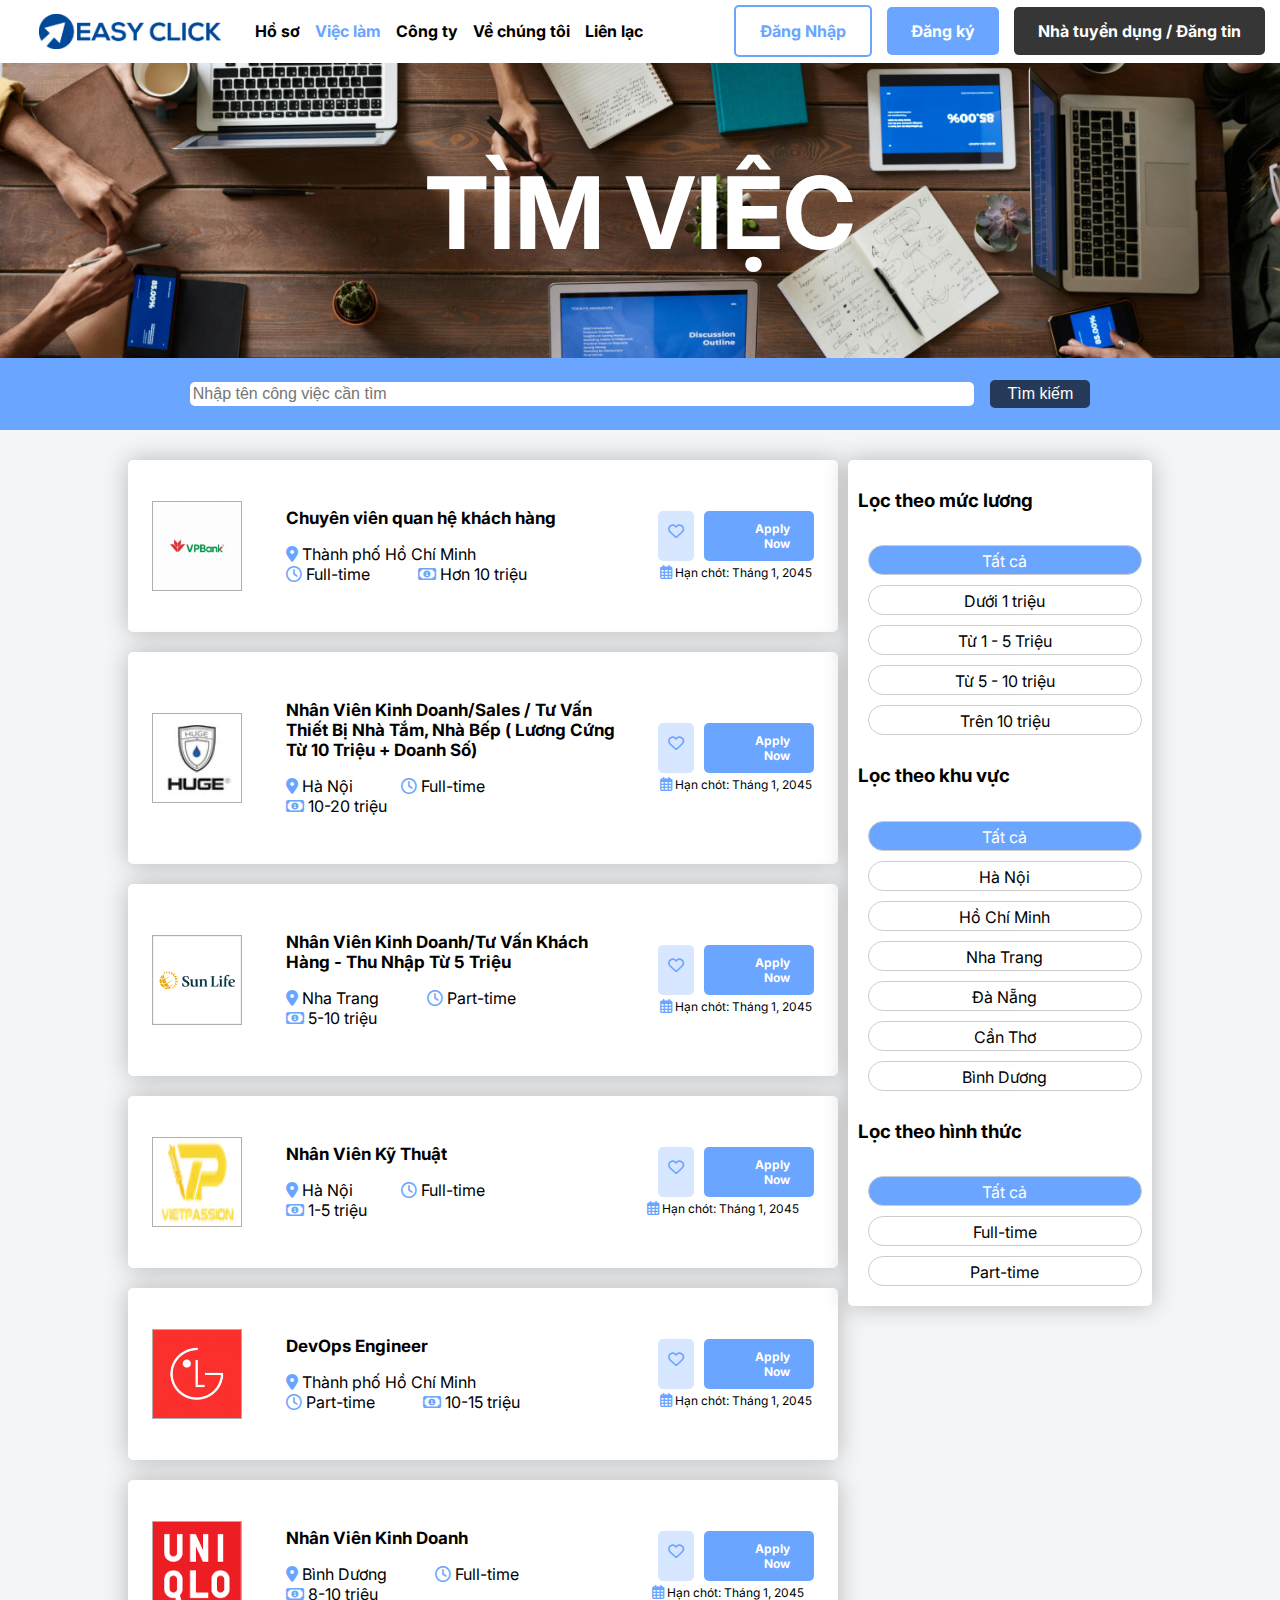
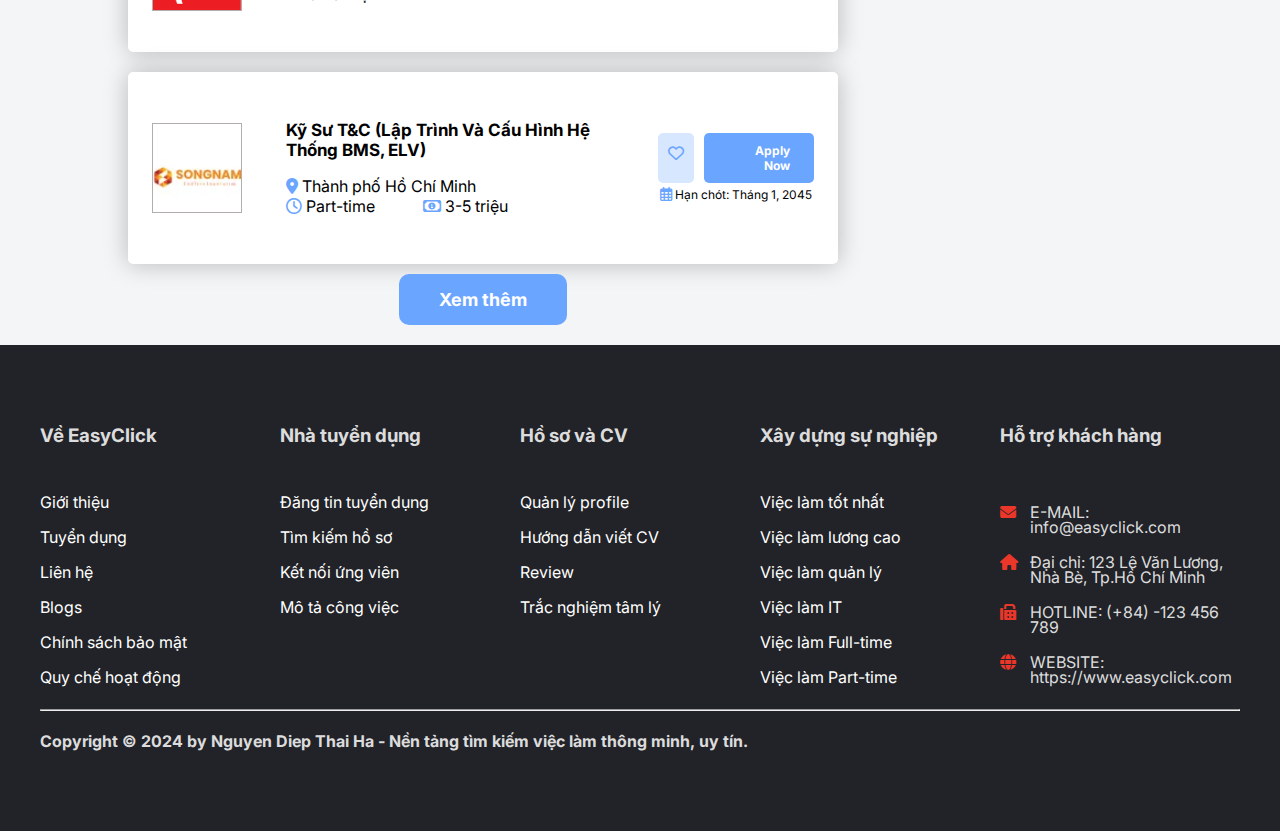
<file: jobs.html>
<!DOCTYPE html>
<html lang="en">
  <head>
    <meta charset="UTF-8" />
    <meta name="viewport" content="width=device-width, initial-scale=1.0" />
    <meta
      name="description"
      content="EasyClick-Trang web tìm kiếm việc làm tiện lợi và hữu ích cho giới trẻ"
    />
    <meta name="keyword" content="EasyClick, tìm việc, việc làm" />
    <title>EasyClick</title>
    <!-- Link CSS -->
    <link rel="stylesheet" href="style.css" />
    <!--  -->
    <!-- Link Icon -->
    <link
      rel="stylesheet"
      href="https://cdnjs.cloudflare.com/ajax/libs/font-awesome/6.6.0/css/all.min.css"
    />
    <!-- Logo -->
    <link rel="shortcut icon" href="images/logo.jpg" type="image/x-icon" />
    <!--  -->
  </head>
  <body>
    <button onclick="topFunction()" id="myBtn" title="Go to top">Top</button>
    <!------HEADER SECTION BEGIN------>
    <header>
      <div class="wrapper">
        <div class="container header flex">
          <div class="nav-left flex">
            <a class="logo-company flex" href="index.html"
              ><img src="images/logo-com.png"
            /></a>
            <ul class="menu flex">
              <li class="menu-item flex">
                <a href="profile.html">Hồ sơ</a>
                <ul>
                  <li><a href="profile.html">Profile/CV</a></li>
                  <li><a href="construction.html">Mẫu CV</a></li>
                </ul>
              </li>
              <li class="menu-item flex">
                <a href="jobs.html" style="color: var(--primary-color)"
                  >Việc làm</a
                >
                <ul>
                  <li><a href="jobs.html">Tìm việc</a></li>
                  <li><a href="jobs.html">Công việc IT</a></li>
                  <li><a href="jobs.html">Công việc Fulltime</a></li>
                  <li><a href="jobs.html">Công việc Partime</a></li>
                </ul>
              </li>
              <li class="menu-item flex">
                <a href="companies.html">Công ty</a>
              </li>
              <li class="menu-item flex">
                <a href="about.html">Về chúng tôi</a>
              </li>
              <li class="menu-item flex">
                <a href="contact.html">Liên lạc</a>
              </li>
            </ul>
          </div>

          <div class="nav-right flex">
            <a href="login.html" class="button-signup"> Đăng Nhập </a>
            <a href="register.html" class="button-signin"> Đăng ký </a>
            <a href="construction.html" class="button-resume">
              Nhà tuyển dụng / Đăng tin
            </a>
          </div>
        </div>
      </div>
    </header>
    <!------HEADER SECTION END------>

    <!------CONTENT SECTION BEGIN------>
    <main>
      <div class="cover-page flex">
        <h1 class="title-page flex">TÌM VIỆC</h1>
      </div>
      <!-- Thanh tim kiem -->
      <div class="research-bar flex">
        <div class="row flex">
          <div class="form flex">
            <input
              type="text"
              id="SearchJob"
              onkeyup="searchJobFuntion()"
              class="flex"
              placeholder="Nhập tên công việc cần tìm"
            />
          </div>
        </div>
        <div>
          <div class="form flex">
            <button class="form-search flex"><a href="jobs.html">Tìm kiếm</a></button>
          </div>
        </div>
      </div>
      <!--  -->
      <!-- Danh sách việc -->
      <div class="job-section flex">
        <div class="job-left-side flex">
          <div class="job-object full-time over10 hochiminh flex">
            <div class="job-content flex">
              <img
                class="img-job flex"
                src="images/ava1.jpg"
                alt="ava1"
                style="width: 90px; height: 90px"
              />
              <div class="job-description flex">
                <a class="job-name flex" href="job_detail.html"
                  >Chuyên viên quan hệ khách hàng</a
                >
                <div>
                  <span style="color: black"
                    ><i
                      class="fa fa-map-marker-alt"
                      style="color: var(--primary-color)"
                    ></i>
                    Thành phố Hồ Chí Minh</span
                  >
                  <span style="color: black"
                    ><i
                      class="far fa-clock"
                      style="color: var(--primary-color)"
                    ></i>
                    Full-time</span
                  >
                  <span style="color: black"
                    ><i
                      class="far fa-money-bill-alt"
                      style="color: var(--primary-color)"
                    ></i>
                    Hơn 10 triệu</span
                  >
                </div>
              </div>
            </div>
            <div class="apply flex">
              <div class="apply-section flex">
                <a class="heart-btn" href=""
                  ><i
                    class="far fa-heart"
                    style="color: var(--primary-color)"
                  ></i
                ></a>
                <a class="apply-btn" href="">Apply Now</a>
              </div>
              <div class="date">
                <i
                  class="far fa-calendar-alt"
                  style="color: var(--primary-color); font-size: 14px"
                ></i>
                Hạn chót: Tháng 1, 2045
              </div>
            </div>
          </div>
          <div class="job-object full-time over10 hanoi flex">
            <div class="job-content flex">
              <img
                class="img-job flex"
                src="images/company/huge-logo.webp"
                alt="ava1"
                style="width: 90px; height: 90px"
              />
              <div class="job-description flex">
                <a class="job-name flex" href="job_detail.html">
                  Nhân Viên Kinh Doanh/Sales / Tư Vấn Thiết Bị Nhà Tắm, Nhà Bếp
                  ( Lương Cứng Từ 10 Triệu + Doanh Số)</a
                >
                <div>
                  <span style="color: black"
                    ><i
                      class="fa fa-map-marker-alt"
                      style="color: var(--primary-color)"
                    ></i>
                    Hà Nội</span
                  >
                  <span style="color: black"
                    ><i
                      class="far fa-clock"
                      style="color: var(--primary-color)"
                    ></i>
                    Full-time</span
                  >
                  <span style="color: black"
                    ><i
                      class="far fa-money-bill-alt"
                      style="color: var(--primary-color)"
                    ></i>
                    10-20 triệu</span
                  >
                </div>
              </div>
            </div>
            <div class="apply flex">
              <div class="apply-section flex">
                <a class="heart-btn" href=""
                  ><i
                    class="far fa-heart"
                    style="color: var(--primary-color)"
                  ></i
                ></a>
                <a class="apply-btn" href="">Apply Now</a>
              </div>
              <div class="date">
                <i
                  class="far fa-calendar-alt"
                  style="color: var(--primary-color); font-size: 14px"
                ></i>
                Hạn chót: Tháng 1, 2045
              </div>
            </div>
          </div>
          <div class="job-object part-time 5to10 nhatrang flex">
            <div class="job-content flex">
              <img
                class="img-job flex"
                src="images/company/sunlife-logo.webp"
                alt="ava1"
                style="width: 90px; height: 90px"
              />
              <div class="job-description flex">
                <a class="job-name flex" href="job_detail.html">
                  Nhân Viên Kinh Doanh/Tư Vấn Khách Hàng - Thu Nhập Từ 5 Triệu
                </a>
                <div>
                  <span style="color: black"
                    ><i
                      class="fa fa-map-marker-alt"
                      style="color: var(--primary-color)"
                    ></i>
                    Nha Trang</span
                  >
                  <span style="color: black"
                    ><i
                      class="far fa-clock"
                      style="color: var(--primary-color)"
                    ></i>
                    Part-time</span
                  >
                  <span style="color: black"
                    ><i
                      class="far fa-money-bill-alt"
                      style="color: var(--primary-color)"
                    ></i>
                    5-10 triệu</span
                  >
                </div>
              </div>
            </div>
            <div class="apply flex">
              <div class="apply-section flex">
                <a class="heart-btn" href=""
                  ><i
                    class="far fa-heart"
                    style="color: var(--primary-color)"
                  ></i
                ></a>
                <a class="apply-btn" href="">Apply Now</a>
              </div>
              <div class="date">
                <i
                  class="far fa-calendar-alt"
                  style="color: var(--primary-color); font-size: 14px"
                ></i>
                Hạn chót: Tháng 1, 2045
              </div>
            </div>
          </div>
          <div class="job-object full-time 1to5 hanoi flex">
            <div class="job-content flex">
              <img
                class="img-job flex"
                src="images/company/vietpas-logo.webp"
                alt="ava1"
                style="width: 90px; height: 90px"
              />
              <div class="job-description flex">
                <a class="job-name flex" href="job_detail.html">
                  Nhân Viên Kỹ Thuật
                </a>
                <div>
                  <span style="color: black"
                    ><i
                      class="fa fa-map-marker-alt"
                      style="color: var(--primary-color)"
                    ></i>
                    Hà Nội</span
                  >
                  <span style="color: black"
                    ><i
                      class="far fa-clock"
                      style="color: var(--primary-color)"
                    ></i>
                    Full-time</span
                  >
                  <span style="color: black"
                    ><i
                      class="far fa-money-bill-alt"
                      style="color: var(--primary-color)"
                    ></i>
                    1-5 triệu</span
                  >
                </div>
              </div>
            </div>
            <div class="apply flex">
              <div class="apply-section flex">
                <a class="heart-btn" href=""
                  ><i
                    class="far fa-heart"
                    style="color: var(--primary-color)"
                  ></i
                ></a>
                <a class="apply-btn" href="">Apply Now</a>
              </div>
              <div class="date">
                <i
                  class="far fa-calendar-alt"
                  style="color: var(--primary-color); font-size: 14px"
                ></i>
                Hạn chót: Tháng 1, 2045
              </div>
            </div>
          </div>
          <div class="job-object part-time over10 hochiminh flex">
            <div class="job-content flex">
              <img
                class="img-job flex"
                src="images/company/lg-logo.webp"
                alt="ava1"
                style="width: 90px; height: 90px"
              />
              <div class="job-description flex">
                <a class="job-name flex" href="job_detail.html">
                  DevOps Engineer
                </a>
                <div>
                  <span style="color: black"
                    ><i
                      class="fa fa-map-marker-alt"
                      style="color: var(--primary-color)"
                    ></i>
                    Thành phố Hồ Chí Minh</span
                  >
                  <span style="color: black"
                    ><i
                      class="far fa-clock"
                      style="color: var(--primary-color)"
                    ></i>
                    Part-time</span
                  >
                  <span style="color: black"
                    ><i
                      class="far fa-money-bill-alt"
                      style="color: var(--primary-color)"
                    ></i>
                    10-15 triệu</span
                  >
                </div>
              </div>
            </div>
            <div class="apply flex">
              <div class="apply-section flex">
                <a class="heart-btn" href=""
                  ><i
                    class="far fa-heart"
                    style="color: var(--primary-color)"
                  ></i
                ></a>
                <a class="apply-btn" href="">Apply Now</a>
              </div>
              <div class="date">
                <i
                  class="far fa-calendar-alt"
                  style="color: var(--primary-color); font-size: 14px"
                ></i>
                Hạn chót: Tháng 1, 2045
              </div>
            </div>
          </div>
          <div class="job-object full-time 5to10 binhduong flex">
            <div class="job-content flex">
              <img
                class="img-job flex"
                src="images/company/uniqlo-logo.webp"
                alt="ava1"
                style="width: 90px; height: 90px"
              />
              <div class="job-description flex">
                <a class="job-name flex" href="job_detail.html"
                  >Nhân Viên Kinh Doanh</a
                >
                <div>
                  <span style="color: black"
                    ><i
                      class="fa fa-map-marker-alt"
                      style="color: var(--primary-color)"
                    ></i>
                    Bình Dương</span
                  >
                  <span style="color: black"
                    ><i
                      class="far fa-clock"
                      style="color: var(--primary-color)"
                    ></i>
                    Full-time</span
                  >
                  <span style="color: black"
                    ><i
                      class="far fa-money-bill-alt"
                      style="color: var(--primary-color)"
                    ></i>
                    8-10 triệu</span
                  >
                </div>
              </div>
            </div>
            <div class="apply flex">
              <div class="apply-section flex">
                <a class="heart-btn" href=""
                  ><i
                    class="far fa-heart"
                    style="color: var(--primary-color)"
                  ></i
                ></a>
                <a class="apply-btn" href="">Apply Now</a>
              </div>
              <div class="date">
                <i
                  class="far fa-calendar-alt"
                  style="color: var(--primary-color); font-size: 14px"
                ></i>
                Hạn chót: Tháng 1, 2045
              </div>
            </div>
          </div>
          <div class="job-object Part-time 1to5 hochiminh flex">
            <div class="job-content flex">
              <img
                class="img-job flex"
                src="images/company/song nam-logo.webp"
                alt="ava1"
                style="width: 90px; height: 90px"
              />
              <div class="job-description flex">
                <a class="job-name flex" href="job_detail.html"
                  >Kỹ Sư T&C (Lập Trình Và Cấu Hình Hệ Thống BMS, ELV)
                </a>
                <div>
                  <span style="color: black"
                    ><i
                      class="fa fa-map-marker-alt"
                      style="color: var(--primary-color)"
                    ></i>
                    Thành phố Hồ Chí Minh</span
                  >
                  <span style="color: black"
                    ><i
                      class="far fa-clock"
                      style="color: var(--primary-color)"
                    ></i>
                    Part-time</span
                  >
                  <span style="color: black"
                    ><i
                      class="far fa-money-bill-alt"
                      style="color: var(--primary-color)"
                    ></i>
                    3-5 triệu</span
                  >
                </div>
              </div>
            </div>
            <div class="apply flex">
              <div class="apply-section flex">
                <a class="heart-btn" href=""
                  ><i
                    class="far fa-heart"
                    style="color: var(--primary-color)"
                  ></i
                ></a>
                <a class="apply-btn" href="">Apply Now</a>
              </div>
              <div class="date">
                <i
                  class="far fa-calendar-alt"
                  style="color: var(--primary-color); font-size: 14px"
                ></i>
                Hạn chót: Tháng 1, 2045
              </div>
            </div>
          </div>
          <div class="readmore flex">
            <div class="btn-more flex">
              <a href="#">Xem thêm</a>
            </div>
          </div>
        </div>
        <div class="job-right-side flex">
          <div class="job-filter flex">
            <div class="salary flex">
              <h3>Lọc theo mức lương</h3>
              <ul class="radio-toolbar">
                <li>
                  <input
                    type="radio"
                    class="filter-option"
                    id="all"
                    name="salary"
                    data-filter="job-object"
                    onclick="filterJobs(event)"
                    checked="checked"
                  />
                  <label for="a25">Tất cả</label>
                </li>
                <li>
                  <input
                    type="radio"
                    class="filter-option"
                    id="under1"
                    name="salary"
                    data-filter="under1"
                    onclick="filterJobs(event)"
                  />
                  <label for="a50">Dưới 1 triệu</label>
                </li>
                <li>
                  <input
                    type="radio"
                    class="filter-option"
                    id="1to5"
                    name="salary"
                    data-filter="1to5"
                    onclick="filterJobs(event)"
                  />
                  <label for="a75">Từ 1 - 5 Triệu</label>
                </li>
                <li>
                  <input
                    type="radio"
                    class="filter-option"
                    id="5to10"
                    name="salary"
                    data-filter="5to10"
                    onclick="filterJobs(event)"
                  />
                  <label for="a100">Từ 5 - 10 triệu</label>
                </li>
                <li>
                  <input
                    type="radio"
                    class="filter-option"
                    id="over10"
                    name="salary"
                    data-filter="over10"
                    onclick="filterJobs(event)"
                  />
                  <label for="other">Trên 10 triệu</label>
                </li>
              </ul>
            </div>
            <div class="area flex">
              <h3>Lọc theo khu vực</h3>
              <ul class="radio-toolbar">
                <li>
                  <input
                    type="radio"
                    class="filter-option"
                    id="all"
                    name="locale"
                    data-filter="job-object"
                    onclick="filterJobs(event)"
                    checked="checked"
                  />
                  <label for="a25">Tất cả</label>
                </li>
                <li>
                  <input
                    type="radio"
                    class="filter-option"
                    id="hanoi"
                    name="locale"
                    data-filter="hanoi"
                    onclick="filterJobs(event)"
                  />
                  <label for="a25">Hà Nội</label>
                </li>
                <li>
                  <input
                    type="radio"
                    class="filter-option"
                    id="hochiminh"
                    name="locale"
                    data-filter="hochiminh"
                    onclick="filterJobs(event)"
                  />
                  <label for="a25">Hồ Chí Minh</label>
                </li>
                <li>
                  <input
                    type="radio"
                    class="filter-option"
                    id="nhatrang"
                    name="salary"
                    data-filter="nhatrang"
                    onclick="filterJobs(event)"
                  />
                  <label for="a50">Nha Trang</label>
                </li>
                <li>
                  <input
                    type="radio"
                    class="filter-option"
                    id="danang"
                    name="locale"
                    data-filter="danang"
                    onclick="filterJobs(event)"
                  />
                  <label for="a75">Đà Nẵng</label>
                </li>
                <li>
                  <input
                    type="radio"
                    class="filter-option"
                    id="cantho"
                    name="locale"
                    data-filter="cantho"
                    onclick="filterJobs(event)"
                  />
                  <label for="a100">Cần Thơ</label>
                </li>
                <li>
                  <input
                    type="radio"
                    class="filter-option"
                    id="binhduong"
                    name="locale"
                    data-filter="binhduong"
                    onclick="filterJobs(event)"
                  />
                  <label for="other">Bình Dương</label>
                </li>
              </ul>
            </div>
            <div class="way flex">
              <h3>Lọc theo hình thức</h3>
              <ul class="radio-toolbar">
                <li>
                  <input
                    type="radio"
                    class="filter-option"
                    id="all"
                    name="way"
                    data-filter="job-object"
                    onclick="filterJobs(event)"
                    checked="checked"
                  />
                  <label for="a25">Tất cả</label>
                </li>
                <li>
                  <input
                    type="radio"
                    class="filter-option"
                    id="full-time"
                    name="way"
                    data-filter="full-time"
                    onclick="filterJobs(event)"
                  />
                  <label for="a50">Full-time</label>
                </li>
                <li>
                  <input
                    type="radio"
                    class="filter-option"
                    id="fart-time"
                    name="way"
                    data-filter="fart-time"
                    onclick="filterJobs(event)"
                  />
                  <label for="a75">Part-time</label>
                </li>
              </ul>
            </div>
          </div>
        </div>
      </div>
      <!--  -->
    </main>
    <!------CONTENT SECTION END------>

    <!------FOOTER SECTION BEGIN------->
    <footer>
      <div class="width-100 footer-background">
        <div class="container flex footer-section">
          <div class="list-access flex">
            <h3>Về EasyClick</h3>
            <ul class="footer-list">
              <li><a href="about.html">Giới thiệu</a></li>
              <li><a href="construction.html">Tuyển dụng</a></li>
              <li><a href="contact.html">Liên hệ</a></li>
              <li><a href="error404.html">Blogs</a></li>
              <li><a href="error404.html">Chính sách bảo mật</a></li>
              <li><a href="error404.html">Quy chế hoạt động</a></li>
            </ul>
          </div>

          <div class="list-access flex">
            <h3>Nhà tuyển dụng</h3>
            <ul class="footer-list">
              <li><a href="construction.html">Đăng tin tuyển dụng</a></li>
              <li><a href="construction.html">Tìm kiếm hồ sơ</a></li>
              <li><a href="construction.html">Kết nối ứng viên</a></li>
              <li><a href="construction.html">Mô tả công việc</a></li>
            </ul>
          </div>
          <div class="list-access flex">
            <h3>Hồ sơ và CV</h3>
            <ul class="footer-list">
              <li><a href="profile.html">Quản lý profile</a></li>
              <li><a href="construction.html">Hướng dẫn viết CV</a></li>
              <li><a href="construction.html">Review</a></li>
              <li><a href="construction.html">Trắc nghiệm tâm lý</a></li>
            </ul>
          </div>
          <div class="list-access flex">
            <h3>Xây dựng sự nghiệp</h3>
            <ul class="footer-list">
              <li><a href="jobs.html">Việc làm tốt nhất</a></li>
              <li><a href="jobs.html">Việc làm lương cao</a></li>
              <li><a href="jobs.html">Việc làm quản lý</a></li>
              <li><a href="jobs.html">Việc làm IT</a></li>
              <li><a href="jobs.html">Việc làm Full-time</a></li>
              <li><a href="jobs.html">Việc làm Part-time</a></li>
            </ul>
          </div>
          <div class="list-access flex">
            <h3>Hỗ trợ khách hàng</h3>
            <ul class="get-in-touch">
              <li>
                <i class="fa fa-envelope" aria-hidden="true"></i>
                <p>E-MAIL: info@easyclick.com</p>
              </li>
              <li>
                <i class="fa fa-home" aria-hidden="true"></i>
                <p>Đại chỉ: 123 Lê Văn Lương, Nhà Bè, Tp.Hồ Chí Minh</p>
              </li>
              <li>
                <i class="fa fa-fax" aria-hidden="true"></i>
                <p>HOTLINE: (+84) -123 456 789</p>
              </li>
              <li>
                <i class="fa fa-globe" aria-hidden="true"></i>
                <p>WEBSITE: https://www.easyclick.com</p>
              </li>
            </ul>
          </div>
        </div>
        <hr style="border-width: thin" />
        <span class="copyright flex"
          >Copyright © 2024 by Nguyen Diep Thai Ha - Nền tảng tìm kiếm việc làm
          thông minh, uy tín.
        </span>
      </div>
    </footer>
    <!------FOOTER SECTION END------>

    <script src="jscript.js"></script>
  </body>
</html>
</file>
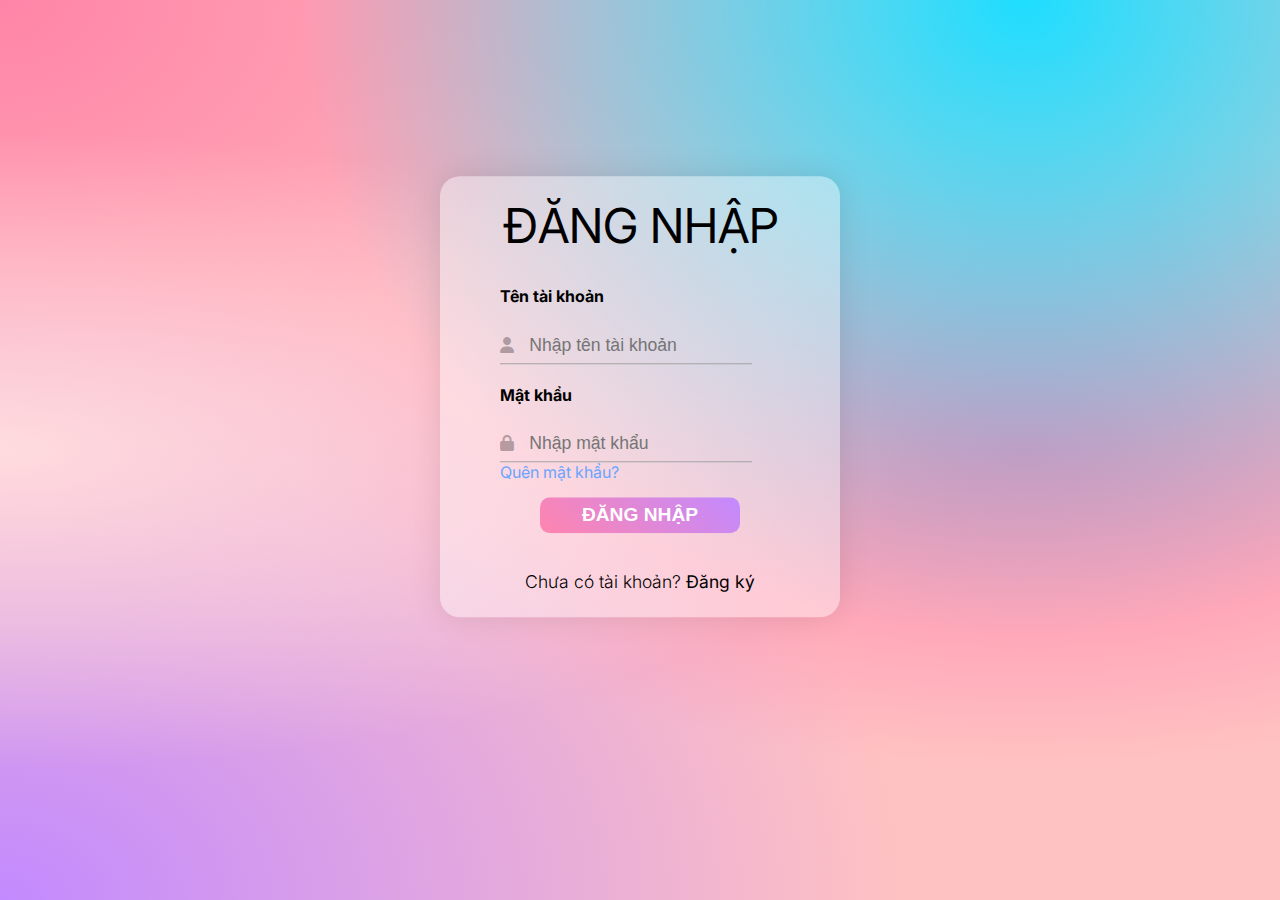
<file: login.html>
<!DOCTYPE html>
<html lang="en">
  <head>
    <meta charset="UTF-8" />
    <meta name="viewport" content="width=device-width, initial-scale=1.0" />
    <meta
      name="description"
      content="EasyClick-Trang web tìm kiếm việc làm tiện lợi và hữu ích cho giới trẻ"
    />
    <meta name="keyword" content="EasyClick, tìm việc, việc làm" />
    <title>EasyClick</title>
    <!-- Link CSS -->
    <link rel="stylesheet" href="style.css" />
    <!--  -->
    <!-- Link Icon -->
    <link
      rel="stylesheet"
      href="https://cdnjs.cloudflare.com/ajax/libs/font-awesome/6.6.0/css/all.min.css"
    />
    <!-- Logo -->
    <link rel="shortcut icon" href="images/logo.jpg" type="image/x-icon" />
    <!--  -->
  </head>
  <body>
    <!------CONTENT SECTION BEGIN------>
    <main>
      <div class="wrapper login-section">
        <div class="login-frame">
          <h1 class="login-title">ĐĂNG NHẬP</h1>
          <div class="login-form">
            <h4>Tên tài khoản</h4>
            <div class="username-input">
              <i class="fas fa-user"></i>
              <input class="username-input-form" type="text" placeholder="Nhập tên tài khoản"/>
            </div>
            <h4>Mật khẩu</h4>
            <div class="password-input">
              <i class="fas fa-lock"></i>
              <input class="username-input-form" type="password" placeholder="Nhập mật khẩu"/>
            </div>
            <a href="#" style="color: var(--primary-color); text-align: right; font-weight: 400;">Quên mật khẩu?</a>
          </div>
          <button class="login-btn"><a href="index.html">ĐĂNG NHẬP</a></button>
          <div class="alternative-signup">
            <p>Chưa có tài khoản? <a href="register.html"><b>Đăng ký</b></a></p>
          </div>
        </div>
      </div>
    </main>
    <!------CONTENT SECTION END------>
    <script src="jscript.js"></script>
  </body>
</html>
</file>
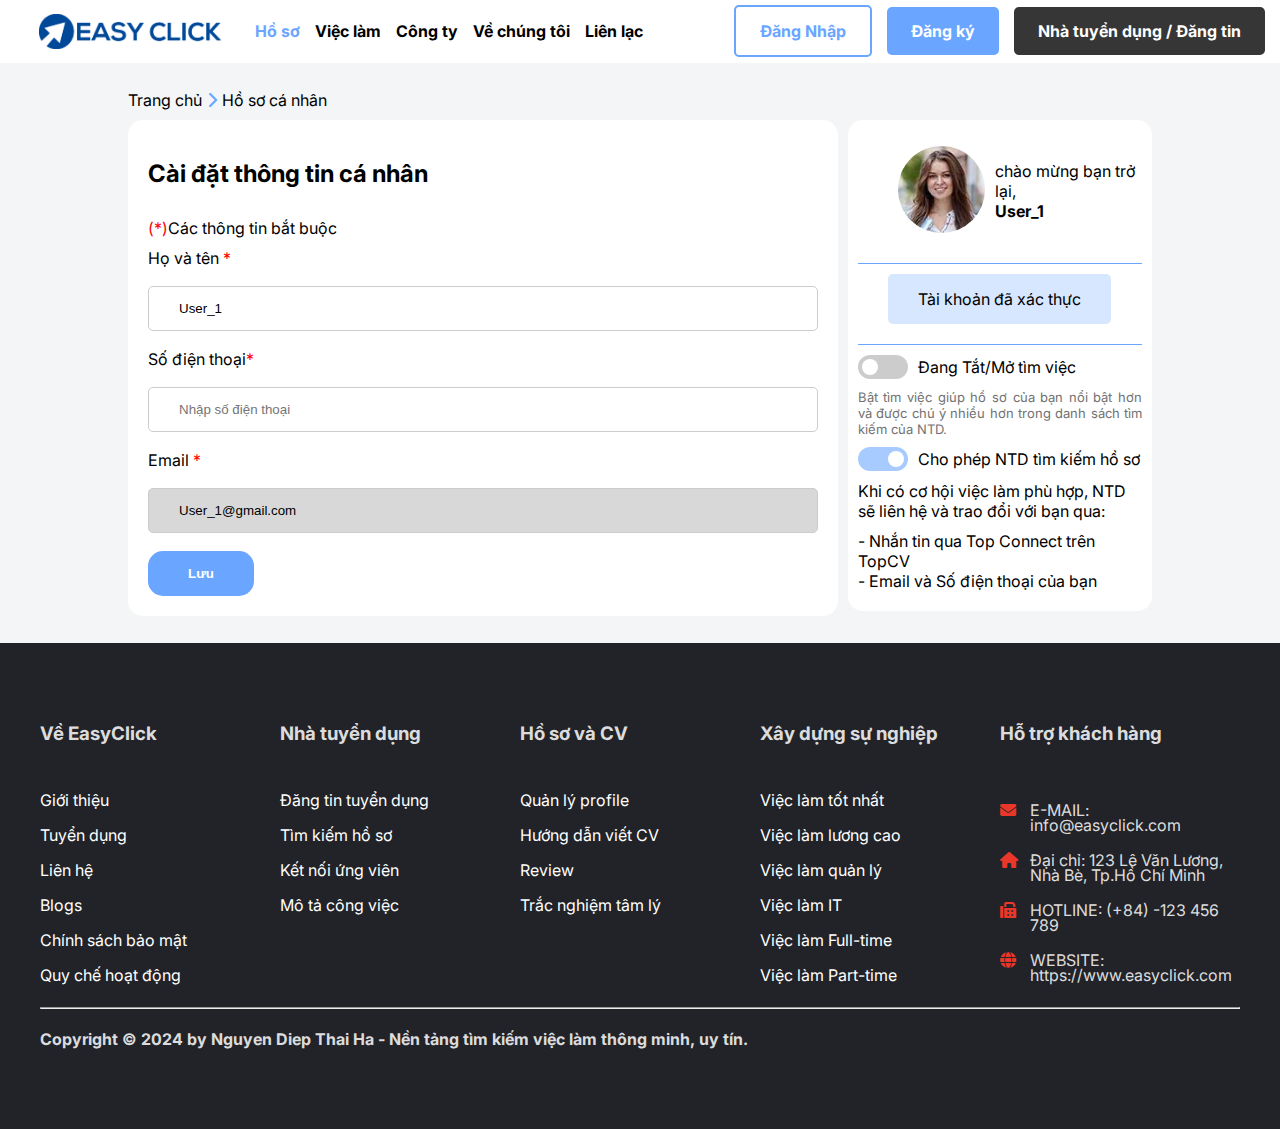
<file: profile.html>
<!DOCTYPE html>
<html lang="en">
  <head>
    <meta charset="UTF-8" />
    <meta name="viewport" content="width=device-width, initial-scale=1.0" />
    <meta
      name="description"
      content="EasyClick-Trang web tìm kiếm việc làm tiện lợi và hữu ích cho giới trẻ"
    />
    <meta name="keyword" content="EasyClick, tìm việc, việc làm" />
    <title>EasyClick</title>
    <!-- Link CSS -->
    <link rel="stylesheet" href="style.css" />
    <!--  -->
    <!-- Link Icon -->
    <link
      rel="stylesheet"
      href="https://cdnjs.cloudflare.com/ajax/libs/font-awesome/6.6.0/css/all.min.css"
    />
    <!-- Logo -->
    <link rel="shortcut icon" href="images/logo.jpg" type="image/x-icon" />
    <!--  -->
  </head>
  <body>
    <button onclick="topFunction()" id="myBtn" title="Go to top">Top</button>
    <!------HEADER SECTION BEGIN------>
    <header>
      <div class="wrapper">
        <div class="container header flex">
          <div class="nav-left flex">
            <a class="logo-company flex" href="index.html"
              ><img src="images/logo-com.png"
            /></a>
            <ul class="menu flex">
              <li class="menu-item flex">
                <a href="profile.html" style="color: var(--primary-color)"
                  >Hồ sơ</a
                >
                <ul>
                  <li><a href="profile.html">Profile/CV</a></li>
                  <li><a href="construction.html">Mẫu CV</a></li>
                </ul>
              </li>
              <li class="menu-item flex">
                <a href="jobs.html">Việc làm</a>
                <ul>
                  <li><a href="jobs.html">Tìm việc</a></li>
                  <li><a href="jobs.html">Công việc IT</a></li>
                  <li><a href="jobs.html">Công việc Fulltime</a></li>
                  <li><a href="jobs.html">Công việc Partime</a></li>
                </ul>
              </li>
              <li class="menu-item flex">
                <a href="companies.html">Công ty</a>
                <ul>
                  <li><a href="top_companies.html">Top công ty</a></li>
                  <li><a href="companies.html">Danh sách công ty</a></li>
                </ul>
              </li>
              <li class="menu-item flex">
                <a href="about.html">Về chúng tôi</a>
              </li>
              <li class="menu-item flex">
                <a href="contact.html">Liên lạc</a>
              </li>
            </ul>
          </div>

          <div class="nav-right flex">
            <a href="login.html" class="button-signup"> Đăng Nhập </a>
            <a href="register.html" class="button-signin"> Đăng ký </a>
            <a href="construction.html" class="button-resume">
              Nhà tuyển dụng / Đăng tin
            </a>
          </div>
        </div>
      </div>
    </header>
    <!------HEADER SECTION END------>

    <!------CONTENT SECTION BEGIN------>
    <main>
      <div class="profile flex">
        <div class="breadcrumb flex">
          <span class="pre-page flex"
            ><a href="index.html">Trang chủ</a></span
          >
          <span class="icon-arrow flex">
            <i
              class="fa fa-chevron-right"
              style="color: var(--primary-color)"
            ></i>
          </span>
          <span class="current-page flex">
            Hồ sơ cá nhân
          </span>
        </div>
        <div class="profile-section flex">
          <div class="profile-left flex">
            <div class="profile-info flex">
              <h2>Cài đặt thông tin cá nhân</h2>
              <span class="flex">
                <span class="flex" style="color: red">(*)</span>
                <span class="flex"> Các thông tin bắt buộc</span>
              </span>
              <label for="name"
                >Họ và tên <span style="color: red">*</span></label
              >
              <input type="text" name="name" value="User_1" />
              <label for="phone"
                >Số điện thoại<span style="color: red">*</span></label
              >
              <input
                type="text"
                name="phone"
                placeholder="Nhập số điện thoại"
              />
              <label for="mail">Email <span style="color: red">*</span></label>
              <input
                type="email"
                name="mail"
                value="User_1@gmail.com"
              />
              <button class="save-pro-btn flex">Lưu</button>
            </div>
          </div>
          <div class="profile-right flex">
            <div class="profile-avatar flex">
              <dir class="profile-avatar-header flex">
                <div class="profile-avatar-photo flex">
                  <a href="#">
                    <img src="images/testimonial-1.jpg" alt="" />
                  </a>
                </div>
                <div class="profile-avatar-name flex">
                  <span class="flex">chào mừng bạn trở lại,</span>
                  <span class="flex"
                    ><b>User_1</b></span
                  >
                </div>
              </dir>
              <div class="profile-auth flex">
                <div class="confirm-auth flex">
                  <span class="flex">Tài khoản đã xác thực</span>
                </div>
              </div>
              <div class="profile-status flex">
                <div class="profile-find-job flex">
                  <label class="switch" for="checkbox">
                    <input type="checkbox" id="checkbox" name="find" />
                    <div class="slider round"></div>
                  </label>
                  <span>
                    <span class="job-on">Đang Tắt/Mở tìm việc</span>
                </div>
                <span class="note">Bật tìm việc giúp hồ sơ của bạn nổi bật hơn và được chú ý nhiều hơn trong danh sách tìm kiếm của NTD.</span>
                <div class="profile-find-job flex">
                  <label class="switch" for="checkbox">
                    <input type="checkbox" id="checkbox" name="allow" checked/>
                    <div class="slider round"></div>
                  </label>
                  <span>
                    <span class="job-on">Cho phép NTD tìm kiếm hồ sơ</span>
                </div>
                <span>Khi có cơ hội việc làm phù hợp, NTD sẽ liên hệ và trao đổi với bạn qua:</span>
                <ul>
                  <li>- Nhắn tin qua Top Connect trên TopCV</li>
                  <li>- Email và Số điện thoại của bạn</li>
                </ul>
              </div>
            </div>
          </div>
        </div>
      </div>
    </main>
    <!------CONTENT SECTION END------>

    <!------FOOTER SECTION BEGIN------->
    <footer>
      <div class="width-100 footer-background">
        <div class="container flex footer-section">
          <div class="list-access flex">
            <h3>Về EasyClick</h3>
            <ul class="footer-list">
              <li><a href="about.html">Giới thiệu</a></li>
              <li><a href="construction.html">Tuyển dụng</a></li>
              <li><a href="contact.html">Liên hệ</a></li>
              <li><a href="error404.html">Blogs</a></li>
              <li><a href="error404.html">Chính sách bảo mật</a></li>
              <li><a href="error404.html">Quy chế hoạt động</a></li>
            </ul>
          </div>

          <div class="list-access flex">
            <h3>Nhà tuyển dụng</h3>
            <ul class="footer-list">
              <li><a href="construction.html">Đăng tin tuyển dụng</a></li>
              <li><a href="construction.html">Tìm kiếm hồ sơ</a></li>
              <li><a href="construction.html">Kết nối ứng viên</a></li>
              <li><a href="construction.html">Mô tả công việc</a></li>
            </ul>
          </div>
          <div class="list-access flex">
            <h3>Hồ sơ và CV</h3>
            <ul class="footer-list">
              <li><a href="profile.html">Quản lý profile</a></li>
              <li><a href="profile.html">Hướng dẫn viết CV</a></li>
              <li><a href="profile.html">Review</a></li>
              <li><a href="profile.html">Trắc nghiệm tâm lý</a></li>
            </ul>
          </div>
          <div class="list-access flex">
            <h3>Xây dựng sự nghiệp</h3>
            <ul class="footer-list">
              <li><a href="jobs.html">Việc làm tốt nhất</a></li>
              <li><a href="jobs.html">Việc làm lương cao</a></li>
              <li><a href="jobs.html">Việc làm quản lý</a></li>
              <li><a href="jobs.html">Việc làm IT</a></li>
              <li><a href="jobs.html">Việc làm Full-time</a></li>
              <li><a href="jobs.html">Việc làm Part-time</a></li>
            </ul>
          </div>
          <div class="list-access flex">
            <h3>Hỗ trợ khách hàng</h3>
            <ul class="get-in-touch">
              <li>
                <i class="fa fa-envelope" aria-hidden="true"></i>
                <p>E-MAIL: info@easyclick.com</p>
              </li>
              <li>
                <i class="fa fa-home" aria-hidden="true"></i>
                <p>Đại chỉ: 123 Lê Văn Lương, Nhà Bè, Tp.Hồ Chí Minh</p>
              </li>
              <li>
                <i class="fa fa-fax" aria-hidden="true"></i>
                <p>HOTLINE: (+84) -123 456 789</p>
              </li>
              <li>
                <i class="fa fa-globe" aria-hidden="true"></i>
                <p>WEBSITE: https://www.easyclick.com</p>
              </li>
            </ul>
          </div>
        </div>
        <hr style="border-width: thin" />
        <span class="copyright flex"
          >Copyright © 2024 by Nguyen Diep Thai Ha - Nền tảng tìm kiếm việc làm
          thông minh, uy tín.
        </span>
      </div>
    </footer>
    <!------FOOTER SECTION END------>

    <script src="jscript.js"></script>
  </body>
</html>
</file>
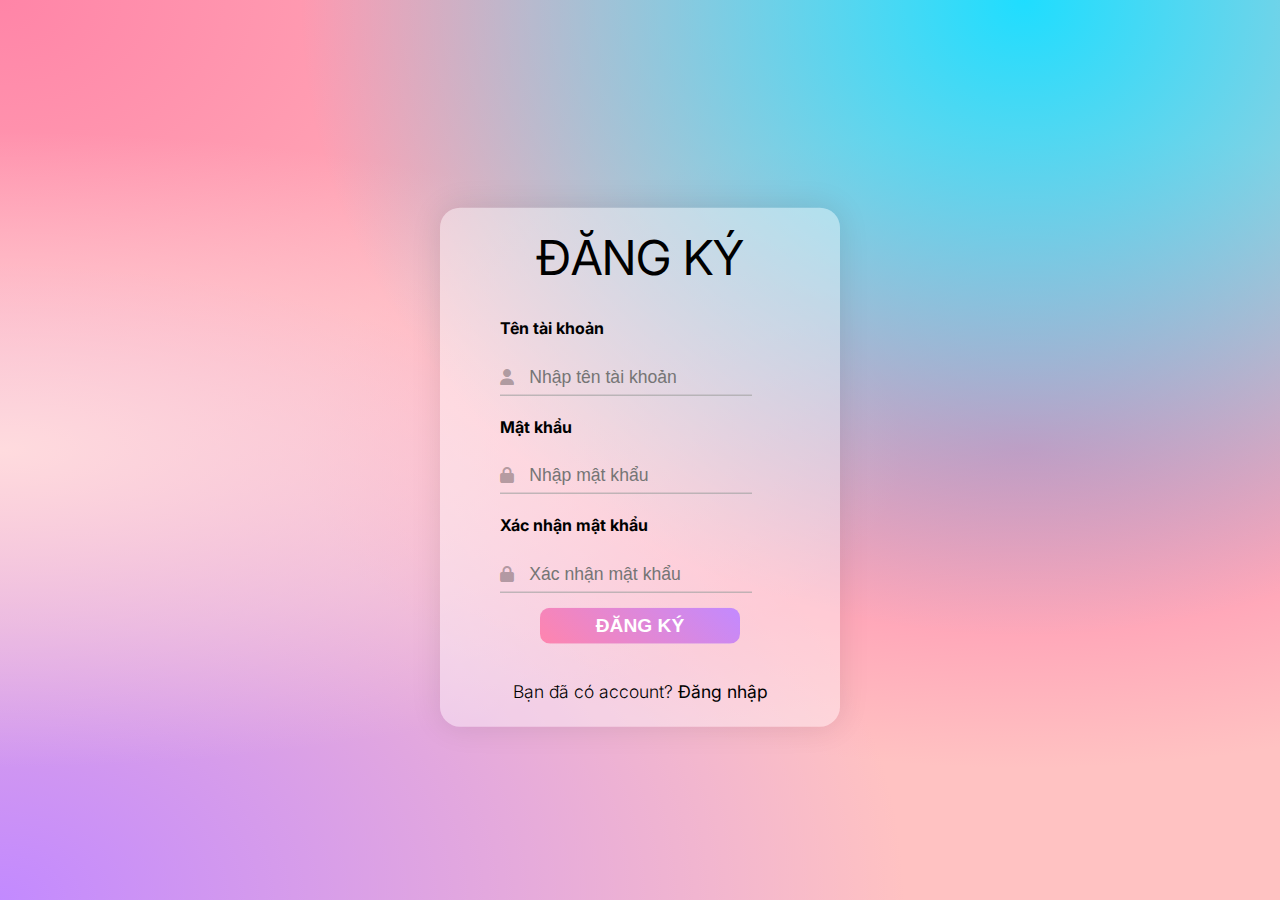
<file: register.html>
<!DOCTYPE html>
<html lang="en">
  <head>
    <meta charset="UTF-8" />
    <meta name="viewport" content="width=device-width, initial-scale=1.0" />
    <meta
      name="description"
      content="EasyClick-Trang web tìm kiếm việc làm tiện lợi và hữu ích cho giới trẻ"
    />
    <meta name="keyword" content="EasyClick, tìm việc, việc làm" />
    <title>EasyClick</title>
    <!-- Link CSS -->
    <link rel="stylesheet" href="style.css" />
    <!--  -->
    <!-- Link Icon -->
    <link
      rel="stylesheet"
      href="https://cdnjs.cloudflare.com/ajax/libs/font-awesome/6.6.0/css/all.min.css"
    />
    <!-- Logo -->
    <link rel="shortcut icon" href="images/logo.jpg" type="image/x-icon" />
    <!--  -->
  </head>
  <body>
    <!------CONTENT SECTION BEGIN------>
    <main>
      <div class="wrapper register-section">
        <div class="register-frame">
          <h1 class="register-title">ĐĂNG KÝ</h1>
          <div class="register-form">
            <h4>Tên tài khoản</h4>
            <div class="username-input">
              <i class="fas fa-user"></i>
              <input class="username-input-form" type="text" placeholder="Nhập tên tài khoản"/>
            </div>
            <h4>Mật khẩu</h4>
            <div class="password-input">
              <i class="fas fa-lock"></i>
              <input class="username-input-form" type="password" placeholder="Nhập mật khẩu"/>
            </div>
            <h4>Xác nhận mật khẩu</h4>
            <div class="password-input">
              <i class="fas fa-lock"></i>
              <input class="username-input-form" type="password" placeholder="Xác nhận mật khẩu"/>
            </div>
          </div>
          <button class="register-btn"><a href="index.html">ĐĂNG KÝ</a></button>
          <div class="alternative-signin">
            <p>Bạn đã có account? <a href="login.html"><b>Đăng nhập</b></a></p>
          </div>
        </div>
      </div>
    </main>
    <!------CONTENT SECTION END------>
    <script src="jscript.js"></script>
  </body>
</html>
</file>
<file: style.css>
/*****

COMMON CSS SECTION 

*****/
@import url("https://fonts.googleapis.com/css2?family=Inter:ital,opsz,wght@0,14..32,100..900;1,14..32,100..900&display=swap");

* {
  box-sizing: border-box;
  --primary-color: rgb(106, 165, 255);
  --second-color: rgb(168, 203, 255);
  --third-color: rgb(215, 231, 255);
  --fouth-color: rgb(240, 246, 255);
  --gray-color: rgb(54, 54, 54);
}

html,
body {
  font-family: Inter, sans-serif;
  margin: 0px;
  background-color: #f3f5f7;
  scroll-behavior: smooth;
}

header {
  z-index: 99;
}

ul,
li {
  margin: 0;
  padding: 0;
  list-style-type: none;
}

a {
  color: #000;
  text-decoration: none;
}

.flex {
  display: flex;
}
.hidden {
  display: none;
}
.breadcrumb {
  width: 100%;
  justify-content: flex-start;
  align-items: center;
  margin-bottom: 10px;
  gap: 5px;
}

.btn-more {
  background-color: var(--primary-color);
  padding: 15px 40px;
  border-radius: 10px;
  width: fit-content;
}

.btn-more a {
  color: white;
  font-weight: bold;
  font-size: large;
}

/* cover page */
.cover-page {
  width: 100%;
  height: 300px;
  justify-content: center;
  align-items: center;
  background-image: url("images/cover.jpg");
  background-repeat: no-repeat;
  background-size: cover;
  background-position: right;
}
.title-page {
  color: white;
  font-size: 100px;
  font-weight: bolder;
}
/* mini search job box */
.search {
  width: 100%;
  position: relative;
  display: flex;
}

.searchTerm {
  width: 100%;
  border: 3px solid var(--primary-color);
  border-right: none;
  padding: 15px;
  height: 20px;
  border-radius: 5px 0 0 5px;
  outline: none;
  color: #9dbfaf;
}

.searchTerm:focus {
  color: var(--primary-color);
}

.searchButton {
  width: 40px;
  height: 36px;
  border: 1px solid var(--primary-color);
  background: var(--primary-color);
  text-align: center;
  color: #fff;
  border-radius: 0 5px 5px 0;
  cursor: pointer;
  font-size: 20px;
}

/* BackToTop Button */
#myBtn {
  display: none;
  position: fixed;
  bottom: 20px;
  right: 30px;
  z-index: 99;
  font-size: 18px;
  border: none;
  outline: none;
  background-color: red;
  color: white;
  cursor: pointer;
  padding: 15px;
  border-radius: 4px;
  transition: all 0.5s ease-in-out;
}

#myBtn:hover {
  background-color: #555;
}
/* BackToTop Button */

/* HEADER SECTION */
.header {
  width: 100%;
  flex-direction: row;
  justify-content: space-between;
  padding: 0px 15px;
  font-weight: bold;
  z-index: 3;
  background-color: #fff;
}
.nav-left {
  flex-direction: row;
  gap: 10px;
}
.menu {
  flex-direction: row;
  gap: 15px;
  justify-items: center;
  align-items: center;
}
.logo-company {
  max-width: 300px;
  padding: 14px 24px;
}
.logo-company img {
  width: 100%;
  max-height: 35px;
}
.menu-item {
  display: block;
  position: relative;
  width: fit-content;
  z-index: 3;
  flex-direction: row;
}
.menu > .menu-item > a {
  display: block;
  text-decoration: none;
  color: #000;
  transition: ease-in 0.2s;
}
.menu > .menu-item > a:hover {
  color: var(--primary-color);
}
.menu ul {
  background: #ffffff;
  height: 0;
  left: 0;
  opacity: 0;
  position: absolute;
  transition: all 0.5s ease;
  top: 15px;
  min-width: 150px;
  max-width: 300px;
  border-bottom-left-radius: 5px;
  border-bottom-right-radius: 5px;
}
.menu li:hover ul {
  height: fit-content;
  opacity: 1;
  transform: translateY(20px);
}
.menu > .menu-item > ul > li > a {
  color: #000;
  display: block;
  padding: 5px;
  text-align: left;
  text-decoration: none;
  transition: ease-in 0.2s;
}
.menu > .menu-item > ul > li > a:hover {
  color: var(--primary-color);
}
.nav-right {
  justify-items: center;
  align-items: center;
  gap: 15px;
}
.button-signin,
.button-signup {
  padding: 14px 24px;
  text-decoration: none;
}
.button-signup {
  color: var(--primary-color);
  border-radius: 5px;
  border: 2px solid var(--primary-color);
}
.button-signin {
  color: white;
  background-color: var(--primary-color);
  border-radius: 5px;
}
.button-resume {
  padding: 14px 24px;
  color: white;
  background-color: var(--gray-color);
  border-radius: 5px;
  text-decoration: none;
}
/* HEADER SECTION */

/* FOOTER SECTION */
.list-access {
  flex-direction: column;
  width: 100%;
}
.footer-section {
  flex-direction: row;
}

.footer-list {
  list-style: none;
  line-height: 35px;
  padding-top: 20px;
}

.footer-background {
  background-color: #222328;
  padding-top: 60px;
  padding-bottom: 80px;
  padding-left: 40px;
  padding-right: 40px;
  color: rgba(255, 255, 255, 0.86);
}

.get-in-touch {
  list-style: none;
  line-height: 15px;
  padding-top: 20px;
}

.get-in-touch img {
  width: 30px;
  height: 30px;
  margin-left: 10px;
  border-radius: 0px;
  float: left;
  padding-top: 20px;
}

.get-in-touch i {
  float: left;
  color: #eb372a;
  font-size: 16px;
  line-height: 15px;
}

.get-in-touch p {
  padding-left: 30px;
  color: rgba(255, 255, 255, 0.86);
  margin-top: 20px;
}

.footer-list li a {
  color: white;
}

.copyright {
  font-weight: bolder;
  width: fit-content;
  margin-top: 20px;
}
/* FOOTER SECTION */

/***** 

HOME PAGE

*****/

/* SLIDES */
.mySlides {
  display: none;
}
.mySlides img {
  width: 100%;
  height: 80vh;
  object-fit: cover;
  z-index: 1;
}
.slideshow-container {
  max-width: 100%;
  position: relative;
  margin: auto;
}
.prev,
.next {
  cursor: pointer;
  position: absolute;
  top: 50%;
  width: auto;
  padding: 16px;
  margin-top: -22px;
  color: white;
  font-weight: bold;
  font-size: 18px;
  transition: 0.6s ease;
  border-radius: 0 3px 3px 0;
  user-select: none;
}
.next {
  right: 0;
  border-radius: 3px 0 0 3px;
}
.prev:hover,
.next:hover {
  background-color: rgba(0, 0, 0, 0.8);
}
.text {
  color: #f2f2f2;
  font-size: 15px;
  padding: 8px 12px;
  position: absolute;
  bottom: 8px;
  width: 100%;
  text-align: center;
}
.active {
  background-color: #717171;
}
.fade {
  animation-name: fade;
  animation-duration: 1.5s;
}
@keyframes fade {
  from {
    opacity: 0.4;
  }
  to {
    opacity: 1;
  }
}
@media only screen and (max-width: 300px) {
  .prev,
  .next,
  .text {
    font-size: 11px;
  }
}

/* RESEARCH BAR */
.research-bar {
  background-color: var(--primary-color);
  justify-content: center;
  align-items: center;
  width: 100%;
  padding: 14px 24px;
  margin-top: -5px;
}
.row {
  flex-direction: row;
  width: 65%;
  justify-items: center;
}
.form {
  padding: 0.5rem;
  box-sizing: border-box;
  width: 100%;
}
.form input,
.form select,
.form button {
  width: 100%;
  padding: 0.2rem;
  font-size: 1rem;
  box-sizing: border-box;
  text-align: left;
  border: none;
  outline: none;
  border-radius: 5px;
  color: rgba(0, 0, 0, 0.6);
}
.form button {
  width: 100px;
  text-align: center;
  background-color: rgba(0, 0, 0, 0.651);
  color: white;
  padding: 5px;
  justify-content: center;
  align-items: center;
  cursor: pointer;
}
.form button a {
  color: white;
  text-align: center;
}

.form input {
  appearance: none;
  color: black;
}

.text-over {
  position: absolute;
  top: 20%;
  left: 10%;
  z-index: 2;
  width: 40%;
  padding: 45px 0 45px 35px;
}

.name {
  font-size: 100px;
  font-weight: 900;
  line-height: 30px;
  color: white;
}

.text-over > p {
  font-size: 20px;
  font-weight: 500;
  color: whitesmoke;
}

/* AREA WORKING */
.area-work {
  width: 80%;
  border-radius: 26px;
  background-color: var(--third-color);
  padding: 24px 20px;
  margin: 30px auto;
}

.destination {
  flex-direction: row;
  text-align: center;
  width: 100%;
  margin: 10px auto;
  gap: 10px;
  justify-content: space-between;
}

.card-place {
  flex-direction: column;
  background-color: var(--fouth-color);
  border-radius: 15px;
  box-sizing: border-box;
  box-shadow: 0 0 45px rgba(0, 0, 0, 0.08);
  width: fit-content;
  flex: auto;
}

.card-place a {
  color: #000;
  transition: ease-in 0.3s;
}

.card-place a:hover {
  color: red;
}

img.des-photo {
  max-height: 200px;
  object-fit: cover;
  width: 100%;
  border-radius: 15px 15px 0 0;
}

.name-card {
  padding: 15px;
  flex-direction: column;
}

/* AREA WORKING */

/* TOP JOBS */
.top-jobs {
  width: 80%;
  padding: 24px 20px;
  margin: 30px auto;
}
.job-table {
  flex-direction: row;
  flex-wrap: wrap;
  flex-basis: auto;
  justify-content: center;
  gap: 10px;
  width: 100%;
  margin: 0 auto;
}
.job-icon {
  width: 100px;
}
.job-icon img {
  width: 100%;
  height: auto;
}
.job-btn {
  justify-content: center;
  align-items: center;
}
.job-item {
  border: 1px solid var(--second-color);
  border-radius: 5px;
  padding: 30px;
  justify-content: start;
  align-items: center;
  gap: 10px;
  flex: auto;
  width: 20%;
  box-shadow: 0px 0 15px 0px rgb(0 0 0 / 10%);
}

/*  TOP JOBS */

/* TUTORIAL */
.tutorial {
  width: 80%;
  padding: 24px 20px;
  margin: 30px auto;
}

.tut-section {
  flex-direction: row;
  gap: 20px;
  justify-content: space-between;
  margin: 0 auto;
}

.left-side {
  max-width: 50%;
}
.left-side img {
  width: 100%;
}
.right-side {
  align-items: center;
  flex-direction: column;
  gap: 24px;
  width: 60%;
  gap: 15px;
}
.up-side,
.down-side {
  flex-direction: row;
  gap: 15px;
}
.tut-card {
  flex: auto;
  height: auto;
  width: 20%;
  padding: 20px;
  flex-direction: column;
  border-radius: 15px;
  background-color: var(--fouth-color);
  box-shadow: 0px 0 15px 0px rgb(0 0 0 / 10%);
}
.stage-text {
  font-weight: 600;
  color: var(--primary-color);
  font-size: 60px;
}
.tut-thumb {
  width: 100%;
  justify-content: space-between;
}

.tut-thumb img {
  width: calc(100%-70px);
}
.tut-description {
  flex-direction: column;
}
/* TUTORIAL */

/* PROMOTE */
.promote {
  min-height: 70vh;
  justify-content: center;
  padding: 10px 0;
  margin-bottom: 40px;
}
.pro-section {
  background-color: var(--fouth-color);
  width: 80%;
  border-radius: 35px;
  box-shadow: 0px 0 10px 0px rgb(0 0 0 / 15%);
}
.pro-left-side {
  width: 50%;
  flex-direction: column;
  justify-content: center;
  align-items: center;
  gap: 15px;
}
.pro-title {
  font-size: x-large;
  font-weight: bold;
}
.pro-detail {
  margin: 0 25px;
}
.btn-hiring {
  padding: 15px 35px;
  background-color: white;
  text-decoration: none;
  border-radius: 5px;
  border: 2px solid var(--primary-color);
}
.btn-hiring a {
  color: var(--primary-color);
  font-size: large;
  font-weight: bold;
}
.pro-right-side {
  width: 50%;
  padding: 15px;
}
.pro-right-side img {
  width: 100%;
}

/* PROMOTE */

/*****

LOGIN/REGISTER PAGE  

*****/
.login-section {
  background-color: #fff9f9;
  min-height: 700px;
  min-width: 700px;
  height: 100vh;
  width: 100vw;
  background-color: hsla(0, 100%, 88%, 1);
  background-image: radial-gradient(
      at 80% 0%,
      hsla(189, 100%, 56%, 1) 0px,
      transparent 50%
    ),
    radial-gradient(at 0% 50%, hsla(355, 100%, 93%, 1) 0px, transparent 50%),
    radial-gradient(at 80% 50%, hsla(340, 100%, 76%, 1) 0px, transparent 50%),
    radial-gradient(at 0% 100%, hsla(269, 100%, 77%, 1) 0px, transparent 50%),
    radial-gradient(at 0% 0%, hsla(343, 100%, 76%, 1) 0px, transparent 50%);
}
.login-frame {
  margin: 0 auto;
  width: 400px;
  height: fit-content;
  transform: translateY(40%);
  display: flex;
  flex-direction: column;
  align-items: center;
  justify-content: space-evenly;
  background-color: rgba(255, 255, 255, 0.4);
  border-radius: 20px;
  box-shadow: 0px 0 31px 0px rgb(0 0 0 / 10%);
}
.login-title {
  margin: 20px 0 10px 0;
  font-size: 3rem;
  font-weight: 400;
}

.login-form {
  width: 70%;
  margin-bottom: 15px;
}

.login-form input {
  width: 80%;
  font-size: 1.1rem;
  font-weight: 300;
  padding: 7px 0;
  border: none;
  background-color: inherit;
}

.username-input,
.password-input {
  width: 90%;
  border-bottom: 1px solid #a4a4a4;
  
}

.username-input-form {
  outline: none;
}

.login-form i {
  width: 10%;
  color: rgba(0, 0, 0, 0.3);
  padding-right: 7px;
}

.login-form > p {
  width: 90%;
  font-size: 1.1rem;
  text-align: right;
  margin-top: 5px;
  font-weight: 300;
}

.login-btn {
  border: none;
  padding: 7px 20px;
  width: 50%;
  border-radius: 10px;
  font-size: 1.2rem;
  background-image: linear-gradient(
    43deg,
    hsla(340, 100%, 76%, 1) 0%,
    hsla(269, 100%, 77%, 1) 100%
  );
  color: white;
  font-weight: 600;
}

.login-btn > a {
  color: #fff;
}

.alternative-signup {
  width: 70%;
  margin: 20px 0;
  display: flex;
  flex-direction: column;
  align-items: center;
}
.alternative-signup > p {
  width: 90%;
  font-size: 1.1rem;
  text-align: center;
  margin-bottom: 5px;
  font-weight: 300;
}

.register-section {
  background-color: #fff9f9;
  min-height: 700px;
  min-width: 700px;
  height: 100vh;
  width: 100vw;
  background-color: hsla(0, 100%, 88%, 1);
  background-image: radial-gradient(
      at 80% 0%,
      hsla(189, 100%, 56%, 1) 0px,
      transparent 50%
    ),
    radial-gradient(at 0% 50%, hsla(355, 100%, 93%, 1) 0px, transparent 50%),
    radial-gradient(at 80% 50%, hsla(340, 100%, 76%, 1) 0px, transparent 50%),
    radial-gradient(at 0% 100%, hsla(269, 100%, 77%, 1) 0px, transparent 50%),
    radial-gradient(at 0% 0%, hsla(343, 100%, 76%, 1) 0px, transparent 50%);
}

.register-frame {
  margin: 0 auto;
  width: 400px;
  height: fit-content;
  transform: translateY(40%);
  display: flex;
  flex-direction: column;
  align-items: center;
  justify-content: space-evenly;
  background-color: rgba(255, 255, 255, 0.4);
  border-radius: 20px;
  box-shadow: 0px 0 31px 0px rgb(0 0 0 / 10%);
}
.register-title {
  margin: 20px 0 10px 0;
  font-size: 3rem;
  font-weight: 400;
}

.register-form {
  width: 70%;
  margin-bottom: 15px;
}

.register-form input {
  width: 80%;
  font-size: 1.1rem;
  font-weight: 300;
  padding: 7px 0;
  border: none;
  background-color: inherit;
}

.username-input,
.password-input {
  width: 90%;
  border-bottom: 1px solid #a4a4a4;
}

.register-form i {
  width: 10%;
  color: rgba(0, 0, 0, 0.3);
  padding-right: 7px;
}

.register-form > p {
  width: 100%;
  font-size: 1.1rem;
  text-align: right;
  margin-top: 5px;
  font-weight: 300;
}

.register-btn {
  border: none;
  padding: 7px 20px;
  width: 50%;
  border-radius: 10px;
  font-size: 1.2rem;
  background-image: linear-gradient(
    43deg,
    hsla(340, 100%, 76%, 1) 0%,
    hsla(269, 100%, 77%, 1) 100%
  );
  color: white;
  font-weight: 600;
}

.alternative-signin {
  width: 100%;
  margin: 20px 0;
  display: flex;
  flex-direction: column;
  align-items: center;
}
.alternative-signin > p {
  width: 90%;
  font-size: 1.1rem;
  text-align: center;
  margin-bottom: 5px;
  font-weight: 300;
}

.register-btn > a {
  color: #fff;
}

/* 404 */
.warpper-error {
  background-color: var(--primary-color);
  justify-content: center;
  width: 100%;
  height: 92vh;
}

.error-section {
  justify-content: center;
  align-items: center;
  width: 50%;
}

.error-form {
  justify-content: center;
  align-items: center;
  width: 100%;
  flex-direction: column;
}

.display-title {
  color: #fff;
  font-weight: bold;
  margin: 0;
  font-size: 100px;
}

.not-found {
  color: #fff;
}

.error-detail {
  color: #fff;
  max-width: 800px;
  font-weight: bold;
  text-align: center;
}

.btn-back-home {
  background-color: white;
  color: var(--primary-color);
  padding: 10px 30px;
}

/* 404 */

/*****

LIST JOBS PAGE  

*****/
.job-section {
  flex-direction: row;
  width: 80%;
  margin: 20px auto;
  gap: 10px;
}
.job-left-side {
  width: 70%;
  flex-direction: column;
}
.job-right-side {
  width: 30%;
  flex-direction: column;
}
.job-object {
  padding: 24px;
  background-color: #fff;
  flex-direction: row;
  justify-content: space-between;
  margin-top: 10px;
  margin-bottom: 10px;
  border-radius: 5px;
  box-shadow: 0 0 25px rgba(0, 0, 0, 0.25);
}

.job-content {
  align-items: center;
  justify-content: space-between;
  gap: 10px;
}
img.img-job {
  flex-shrink: 0;
  border: 1px solid #b3aeae;
}

.job-description {
  margin-left: 10px;
  flex-direction: column;
  text-align: left;
  left: 10%;
  justify-content: center;
  padding: 1.5rem;
}

.job-description > a {
  text-decoration: none;
  color: black;
  font-weight: 700;
  font-size: 17px;
  margin-bottom: 1rem;
}

.job-description > div {
  gap: 20px;
  flex-wrap: wrap;
}

.job-description > div > span {
  display: inline-block;
  margin-right: 20px;
  padding-right: 1.5rem;
}

.apply {
  flex-direction: column;
  justify-content: center;
  text-align: right;
  align-items: center;
  width: 200px;
}

.heart-btn {
  padding: 10px;
  background-color: var(--third-color);
  border-radius: 5px;
}

.apply-btn {
  background-color: var(--primary-color);
  padding: 10px 24px;
  border-radius: 5px;
  font-weight: bold;
  font-size: 12px;
  width: 110px;
  color: white;
  text-decoration: none;
}

.date {
  margin-top: 4px;
  align-items: center;
  justify-items: center;
  font-size: 12px;
}

.apply-section {
  display: flex;
  flex-direction: row;
  margin-left: auto;
  gap: 10px;
}

.job-filter {
  background-color: #fff;
  flex-direction: column;
  border-radius: 5px;
  padding: 10px;
  margin-top: 10px;
  box-shadow: 0 0 25px rgba(0, 0, 0, 0.25);
}
.list-filter {
  flex-direction: row;
  flex-wrap: wrap;
  gap: 5px;
}
/* .list-filter button {
  padding: 5px;
  width: fit-content;
  border: 1px solid var(--primary-color);
  border-radius: 15px;
  background-color: white;
  margin: 5px;
  cursor: pointer;
}
.list-filter button.active {
  background-color: var(--primary-color);
  color: white;
} */

.radio-toolbar {
  list-style-type: none;
  width: 100%;
  padding: 5px;
}

.radio-toolbar li {
  float: left;
  margin: 5px;
  width: 100%;
  border-radius: 15px;
  height: 30px;
  position: relative;
}

.radio-toolbar label,
.radio-toolbar input {
  display: block;
  position: absolute;
  top: 0;
  left: 0;
  right: 0;
  bottom: 0;
  border-radius: 15px;
  text-align: center;
  width: fit-content;
}

.radio-toolbar input[type="radio"] {
  opacity: 0.01;
  z-index: 100;
  width: 100%;
}

.radio-toolbar input[type="radio"]:checked + label,
.Checked + label {
  background: var(--primary-color);
  color: white;
  width: 100%;
}

.radio-toolbar label {
  padding: 5px;
  border: 1px solid #ccc;
  cursor: pointer;
  z-index: 90;
  width: 100%;
}

.radio-toolbar label:hover {
  background: #ddd;
}
.salary,
.area,
.way {
  flex-direction: column;
  width: 100%;
  gap: 5px;
}
/* job detail  */
.job-detail {
  width: 80%;
  justify-content: center;
  align-items: center;
  margin: 20px auto;
  flex-direction: column;
}
.job-detail-section {
  width: 100%;
  flex-direction: row;
  gap: 10px;
}
.job-detail-left {
  width: 70%;
  flex-direction: column;
  gap: 10px;
}
.job-detail-right {
  width: 30%;
  flex-direction: column;
  gap: 10px;
}
.job-banner {
  background-color: white;
  border-radius: 15px;
  width: 100%;
  flex-direction: column;
  padding: 20px;
}
.job-banner-header {
  flex-direction: column;
  gap: 10px;
}
.job-banner-info {
  flex-direction: row;
  gap: 30px;
}
.job-info-item {
  flex-direction: row;
  justify-content: left;
  align-items: center;
  padding: 10px;
  gap: 20px;
}
.job-info-item-detail {
  flex-direction: column;
}
.job-submit {
  width: 100%;
  flex-direction: row;
}
.submit-btn {
  background-color: var(--primary-color);
  padding-top: 10px;
  padding-bottom: 10px;
  justify-content: center;
  align-items: center;
  color: white;
  font-size: x-large;
  font-weight: bold;
  width: 70%;
}
.submit-btn a {
  color: white;
}
.save-btn {
  border: 2px solid var(--primary-color);
  padding-top: 10px;
  padding-bottom: 10px;
  justify-content: center;
  align-items: center;
  color: white;
  font-size: x-large;
  font-weight: bold;
  width: 30%;
}
.save-btn span {
  justify-content: center;
  align-items: center;
}
.job-banner-content {
  width: 100%;
  background-color: white;
  border-radius: 10px;
  padding: 20px;
  gap: 20px;
  flex-direction: column;
}
.headjob-title {
  border-left: 5px solid var(--primary-color);
  padding-left: 10px;
}
.job-detail-description {
  width: 100%;
  flex-direction: column;
  padding-left: 20px;
}
.job-detail-description-item {
  flex-direction: column;
  width: 100%;
}
.job-des {
  flex-direction: column;
}
.job-com {
  background-color: white;
  padding: 10px;
  border-radius: 15px;
  width: 100%;
  flex-direction: column;
}
.job-com-header {
  flex-direction: row;
  width: 100%;
  gap: 20px;
}
.job-com-logo {
  border: 1px solid #727272;
  aspect-ratio: 1/1;
  padding: 10px;
  border-radius: 15px;
  justify-content: center;
  align-items: center;
  width: 30%;
}
.job-com-name {
  width: 70%;
}
.job-com-logo img {
  width: 100%;
  object-fit: contain;
}
.job-com-info {
  flex-direction: row;
}
.job-com-field {
  flex-direction: column;
  width: 40%;
  gap: 10px;
}
.job-com-field span {
  justify-content: center;
  align-items: start;
  gap: 10px;
  color: #888;
}
.job-com-field-detail {
  flex-direction: column;
  gap: 10px;
  width: 60%;
}
.redirect-btn {
  width: 100%;
  justify-content: center;
  align-items: center;
  padding: 30px auto;
}
.redirect-btn a {
  text-align: center;
  color: var(--primary-color);
  font-weight: bold;
}
.job-com-basic {
  background-color: white;
  padding: 20px;
  border-radius: 15px;
}
.job-com-basic-info {
  flex-direction: column;
  gap: 20px;
  width: 100%;
  justify-content: left;
}
/* CONTACT PAGE */
.contact-section {
  padding: 3rem;
  width: 100%;
  justify-content: center;
  align-items: center;
  flex-direction: column;
}
.contact-info {
  margin: 10px;
  padding: 20px;
  width: 80%;
  gap: 15px;
  flex-direction: row;
  justify-content: space-between;
  align-items: center;
}
.contact-info-item {
  background-color: var(--third-color);
  padding: 35px;
  border-radius: 5px;
  gap: 10px;
  width: 30%;
}

.contact-info-item span {
  align-items: center;
  justify-content: center;
}
.contact-form {
  flex-direction: row;
  width: 80%;
  gap: 10px;
  margin: 20px auto;
}
.contact-form-left {
  width: 50%;
}
.map {
  width: 100%;
  height: auto;
  aspect-ratio: 1/1;
}
.contact-form-right {
  width: 50%;
  flex-direction: column;
  padding: 10px;
  gap: 5px;
}
.contact-form-right > span {
  opacity: 0.5;
}
.contact-form-section {
  flex-direction: column;
  gap: 5px;
}
.contact-form-header {
  flex-direction: row;
  gap: 5px;
}
.contact-form-header > div {
  flex-direction: column;
}
.contact-form-header input[type="text"] {
  width: 100%;
  padding: 14px 30px;
  margin: 8px 0;
  border: 1px solid #ccc;
  border-radius: 5px;
  box-sizing: border-box;
}
.contact-form-section input[type="text"],
textarea[type="text"] {
  width: 100%;
  padding: 14px 30px;
  margin: 8px 0;
  border: 1px solid #ccc;
  border-radius: 5px;
  box-sizing: border-box;
}

.contact-form-section button {
  width: 100%;
  padding: 14px 30px;
  margin: 8px 0;
  border-radius: 5px;
  background-color: var(--primary-color);
  border: none;
  color: white;
  font-size: large;
}

/* COMPANIES PAGE */
.companies {
  width: 80%;
  margin: 20px auto;
  flex-direction: column;
  justify-content: center;
  align-items: center;
}
.top-com {
  width: 80%;
  margin: 20px auto;
  flex-direction: column;
  justify-content: center;
  align-items: center;
}
.com-search-bar {
  padding: 14px 30px;
  background-color: var(--second-color);
  border-radius: 10px;
}
.com-search-bar input[type="text"] {
  background-color: transparent;
  border: none;
  padding: 14px 30px;
  border-radius: 5px;
}
.com-search-bar input::placeholder {
  color: white;
}
.com-search-bar .flex button {
  background-color: white;
  border: none;
  color: var(--primary-color);
  font-size: large;
  padding: 14px 30px;
  border-radius: 25px;
}
.com-section {
  margin: 15px auto;
  width: 100%;
  flex-direction: column;
  align-items: center;
}
.com-list {
  width: 100%;
  flex-direction: row;
  flex-wrap: wrap;
  justify-content: center;
  align-items: flex-start;
  gap: 10px;
}
.com-card {
  width: 30%;
  border-radius: 10px;
  box-sizing: border-box;
  box-shadow: 0 0 45px rgba(0, 0, 0, 0.08);
  flex-direction: column;
  gap: 5px;
  height: 500px;
}
.com-card-header {
  width: 100%;
  height: 200px;
}
.com-card-header img {
  width: 100%;
  object-fit: cover;
  border-radius: 10px 10px 0 0;
}
.com-card-content {
  width: 100%;
  padding: 10px;
  flex-direction: column;
  justify-content: flex-start;
}
.com-card-content span {
  text-align: justify;
  height: 200px;
  text-overflow: ellipsis;
}

/* comapny detail */
.com-detail-header {
  width: 80%;
  justify-content: center;
  align-items: center;
  margin: 20px auto;
  flex-direction: column;
}

.com-banner {
  background-color: var(--primary-color);
  border-radius: 15px;
  width: 100%;
  flex-direction: column;
  position: relative;
}
.com-logo {
  position: absolute;
  top: 40%;
  left: 65px;
  border-radius: 50%;
  aspect-ratio: 1/1;
  width: 15%;
  background-color: white;
  z-index: 3;
}

.com-logo img {
  width: 100%;
  border-radius: 50%;
  object-fit: contain;
}
.com-banner-header {
  background-color: var(--primary-color);
  border-radius: 15px;
  width: 100%;
  height: 300px;
  position: relative;
}
.com-banner-header img {
  width: 100%;
  height: auto;
  object-fit: cover;
}

.com-banner-content {
  height: 200px;
  align-items: center;
  justify-content: flex-end;
  padding: 20px 40px;
  gap: 20px;
}

.com-banner-content-info {
  flex-direction: column;
  gap: 15px;
  width: 60%;
  justify-content: space-between;
}

.com-banner-content-info h2 {
  color: white;
}
.com-banner-content-info-basic {
  flex-direction: row;
  gap: 10px;
}

.com-banner-content-info-basic span {
  color: white;
}
.com-banner-content button {
  padding: 20px 40px;
  background-color: white;
  align-items: center;
  justify-content: center;
  font-weight: bold;
  font-size: large;
  color: var(--primary-color);
  border-radius: 10px;
  border: none;
}

.com-detail-body {
  flex-direction: row;
  width: 80%;
  margin: 20px auto;
  gap: 10px;
}

.com-detail-body-left {
  width: 70%;
  gap: 20px;
  flex-direction: column;
}
.com-description {
  flex-direction: column;
  background-color: var(--third-color);
  border-radius: 10px;
}
.com-jobs {
  flex-direction: column;
}
.com-description-header,
.com-jobs-header,
.com-contact-header {
  padding: 20px;
  background-color: var(--primary-color);
  border-radius: 10px 10px 0 0;
}
.com-description-header span,
.com-jobs-header span,
.com-contact-header span {
  color: white;
  font-weight: bold;
}
.com-description-content,
.com-jobs-content {
  flex-direction: column;
  padding: 10px 20px;
  border-radius: 0 0 10px 10px;
  background-color: white;
}
.com-description-content p {
  text-align: justify;
}
.com-jobs-list {
  flex-direction: column;
  gap: 10px;
}
.com-jobs-item {
  width: 100%;
  padding: 10px 20px;
  flex-direction: column;
  gap: 10px;
  border: 0.5px solid rgb(216, 216, 216);
  border-radius: 5px;
  margin: 10px 0;
}
.com-jobs-item-content {
  flex-direction: row;
  width: 100%;
  gap: 10px;
}
.com-jobs-item-description {
  flex-direction: column;
  width: 100%;
}
.com-job-item-header {
  flex-direction: row;
  justify-content: space-between;
}
.com-job-title {
  flex-direction: column;
}
.com-job-apply {
  flex-direction: column;
  justify-content: center;
  text-align: right;
  align-items: center;
}
.com-job-name {
  font-weight: bold;
}
.com-jobs-item-description {
  flex-direction: column;
  justify-content: space-between;
}
.logo-com-job {
  padding: 10px;
  border-radius: 5px;
  aspect-ratio: 1/1;
  border: 0.5px solid rgb(216, 216, 216);
}
.logo-com-job img {
  width: 100%;
  height: auto;
  object-fit: contain;
}
.readmore {
  width: 100%;
  align-items: center;
  justify-content: center;
}
.com-detail-body-right {
  width: 30%;
  flex-direction: column;
}
.com-contact {
  flex-direction: column;
}
.com-contact-content {
  flex-direction: column;
  justify-content: center;
  width: 100%;
  padding: 10px;
  background-color: white;
  gap: 10px;
  border-radius: 10px;
}
.com-contact-content span {
  align-items: center;
  gap: 5px;
}
.com-contact-address {
  flex-direction: column;
}
.com-contact-map {
  flex-direction: column;
  border-top: 0.5px solid #b3aeae;
}
.mini-com-map {
  aspect-ratio: 1/1;
  width: 100%;
}

/* ABOUT PAGE */
.about {
  width: 80%;
  margin: 20px auto;
  flex-direction: column;
  gap: 20px;
}
.about-section {
  width: 100%;
  flex-direction: row;
  gap: 20px;
}
.about-left {
  width: 40%;
  justify-content: center;
  align-items: flex-start;
  flex-direction: column;
}
.about-left div {
  justify-content: center;
  align-items: start;
  flex-direction: column;
}
.about-left div p {
  text-align: justify;
}
.about-right {
  width: 60%;
  justify-content: center;
  flex-direction: row;
  gap: 15px;
}
.about-image-left {
  flex-direction: column;
  justify-content: center;
  width: 100%;
  gap: 15px;
}
.about-image-left img {
  border-radius: 0 50px 0 50px;
  width: 100%;
  height: auto;
  box-sizing: border-box;
  box-shadow: 0 0 45px rgba(0, 0, 0, 0.08);
}
.about-image-right {
  flex-direction: column;
  width: 100%;
  gap: 15px;
}
.about-image-right img {
  width: 100%;
  height: auto;
  border-radius: 50px 0 50px 0;
  box-sizing: border-box;
  box-shadow: 0 0 35px rgba(56, 56, 56, 0.08);
}
.sumary {
  width: 100%;
  justify-content: center;
  align-items: center;
}

.sumary-left {
  width: 40%;
  justify-content: center;
  align-items: center;
}

.sumary-right {
  width: 60%;
  justify-content: center;
  align-items: center;
  flex-direction: column;
}
.sumary-right p {
  text-align: justify;
}

/* construction page */
.construction {
  width: 100%;
  justify-content: center;
  align-items: center;
  padding: 20px;
  flex-direction: column;
  color: white;
}
.construction span {
  font-size: 40px;
}

/* profile page  */
.profile {
  width: 80%;
  justify-content: center;
  align-items: center;
  margin: 20px auto;
  flex-direction: column;
  min-height: 60vh;
}
.profile-section {
  flex-direction: row;
  width: 100%;
  gap: 10px;
}
.profile-left {
  width: 70%;
  flex-direction: column;
}
.profile-info {
  background-color: white;
  border-radius: 15px;
  padding: 20px;
  flex-direction: column;
  gap: 10px;
}
.profile-info input[type="text"] {
  width: 100%;
  padding: 14px 30px;
  margin: 8px 0;
  border: 1px solid #ccc;
  border-radius: 5px;
  box-sizing: border-box;
}
.profile-info input[type="email"] {
  width: 100%;
  padding: 14px 30px;
  margin: 8px 0;
  border: 1px solid #ccc;
  border-radius: 5px;
  box-sizing: border-box;
  background-color: #d8d8d8;
}
.profile-info input[type="text"]:focus {
  border: 1px solid var(--primary-color);
}
.profile-info button {
  width: fit-content;
  padding: 15px 40px;
  background-color: var(--primary-color);
  color: white;
  font-weight: bold;
  border-radius: 15px;
  border: none;
}
.profile-right {
  width: 30%;
  flex-direction: column;
}
.profile-avatar {
  gap: 10px;
  padding: 10px;
  background-color: white;
  border-radius: 15px;
  flex-direction: column;
  justify-content: center;
  align-items: center;
}
.profile-avatar-header {
  width: 100%;
  align-items: center;
  gap: 10px;
}
.profile-avatar-photo {
  width: 40%;
  border-radius: 50%;
  justify-content: center;
  align-items: center;
}
.profile-avatar-photo img {
  width: 100%;
  object-fit: contain;
  border-radius: 50%;
}
.profile-avatar-name {
  flex-direction: column;
}
.profile-auth,
.profile-status {
  border-top: 1px solid var(--primary-color);
  padding: 10px 0;
}
.profile-auth {
  justify-content: center;
}
.confirm-auth {
  padding: 15px 30px;
  background-color: var(--third-color);
  border-radius: 5px;
}

.switch {
  display: inline-block;
  height: 24px;
  position: relative;
  width: 50px;
}

.switch input {
  display: none;
}

.slider {
  background-color: #ccc;
  bottom: 0;
  cursor: pointer;
  left: 0;
  position: absolute;
  right: 0;
  top: 0;
  transition: 0.4s;
}

.slider:before {
  background-color: #fff;
  bottom: 4px;
  content: "";
  height: 16px;
  left: 4px;
  position: absolute;
  transition: 0.4s;
  width: 16px;
}

input:checked + .slider {
  background-color: var(--second-color);
}

input:checked + .slider:before {
  transform: translateX(26px);
}

.slider.round {
  border-radius: 34px;
}

.slider.round:before {
  border-radius: 50%;
}
.profile-status,
.profile-auth {
  width: 100%;
}
.profile-status {
  flex-direction: column;
  gap: 10px;
}
.profile-find-job {
  flex-direction: row;
  align-items: center;
  gap: 10px;
}
.note {
  color: #727272;
  font-size: small;
  text-align: justify;
}

/* responsive */
@media screen and (max-width: 900px) {
  .footer-section {
    flex-direction: column;
  }
  .area-work,
  .top-jobs,
  .tutorial,
  .pro-section,
  .job-section,
  .job-detail,
  .contact-info,
  .contact-form,
  .companies,
  .top-com,
  .com-detail-header,
  .com-detail-body,
  .about,
  .profile {
    width: 100%;
  }
  .profile-section {
    flex-direction: column-reverse;
  }
  .profile-left,
  .profile-right {
    width: 100%;
  }
  .job-section {
    flex-direction: column-reverse;
  }
  .job-left-side,
  .job-right-side {
    width: 100%;
  }
  .com-card {
    width: 40%;
  }
  .about-section {
    flex-direction: column;
  }
  .about-left,
  .about-right {
    width: 100%;
    padding: 15px;
  }
  .sumary {
    flex-direction: column-reverse;
  }
  .sumary-left,
  .sumary-right {
    width: 100%;
    padding: 15px;
  }
  .contact-info {
    flex-direction: column;
  }
  .contact-info-item {
    width: 100%;
  }
  .contact-form {
    flex-direction: column-reverse;
  }
  .contact-form-left,
  .contact-form-right {
    width: 100%;
  }
  .com-detail-body {
    flex-direction: column-reverse;
  }
  .com-detail-body-left,
  .com-detail-body-right {
    width: 100%;
  }
  .job-detail-section {
    flex-direction: column-reverse;
  }
  .job-detail-left,
  .job-detail-right {
    width: 100%;
  }
}
</file>
